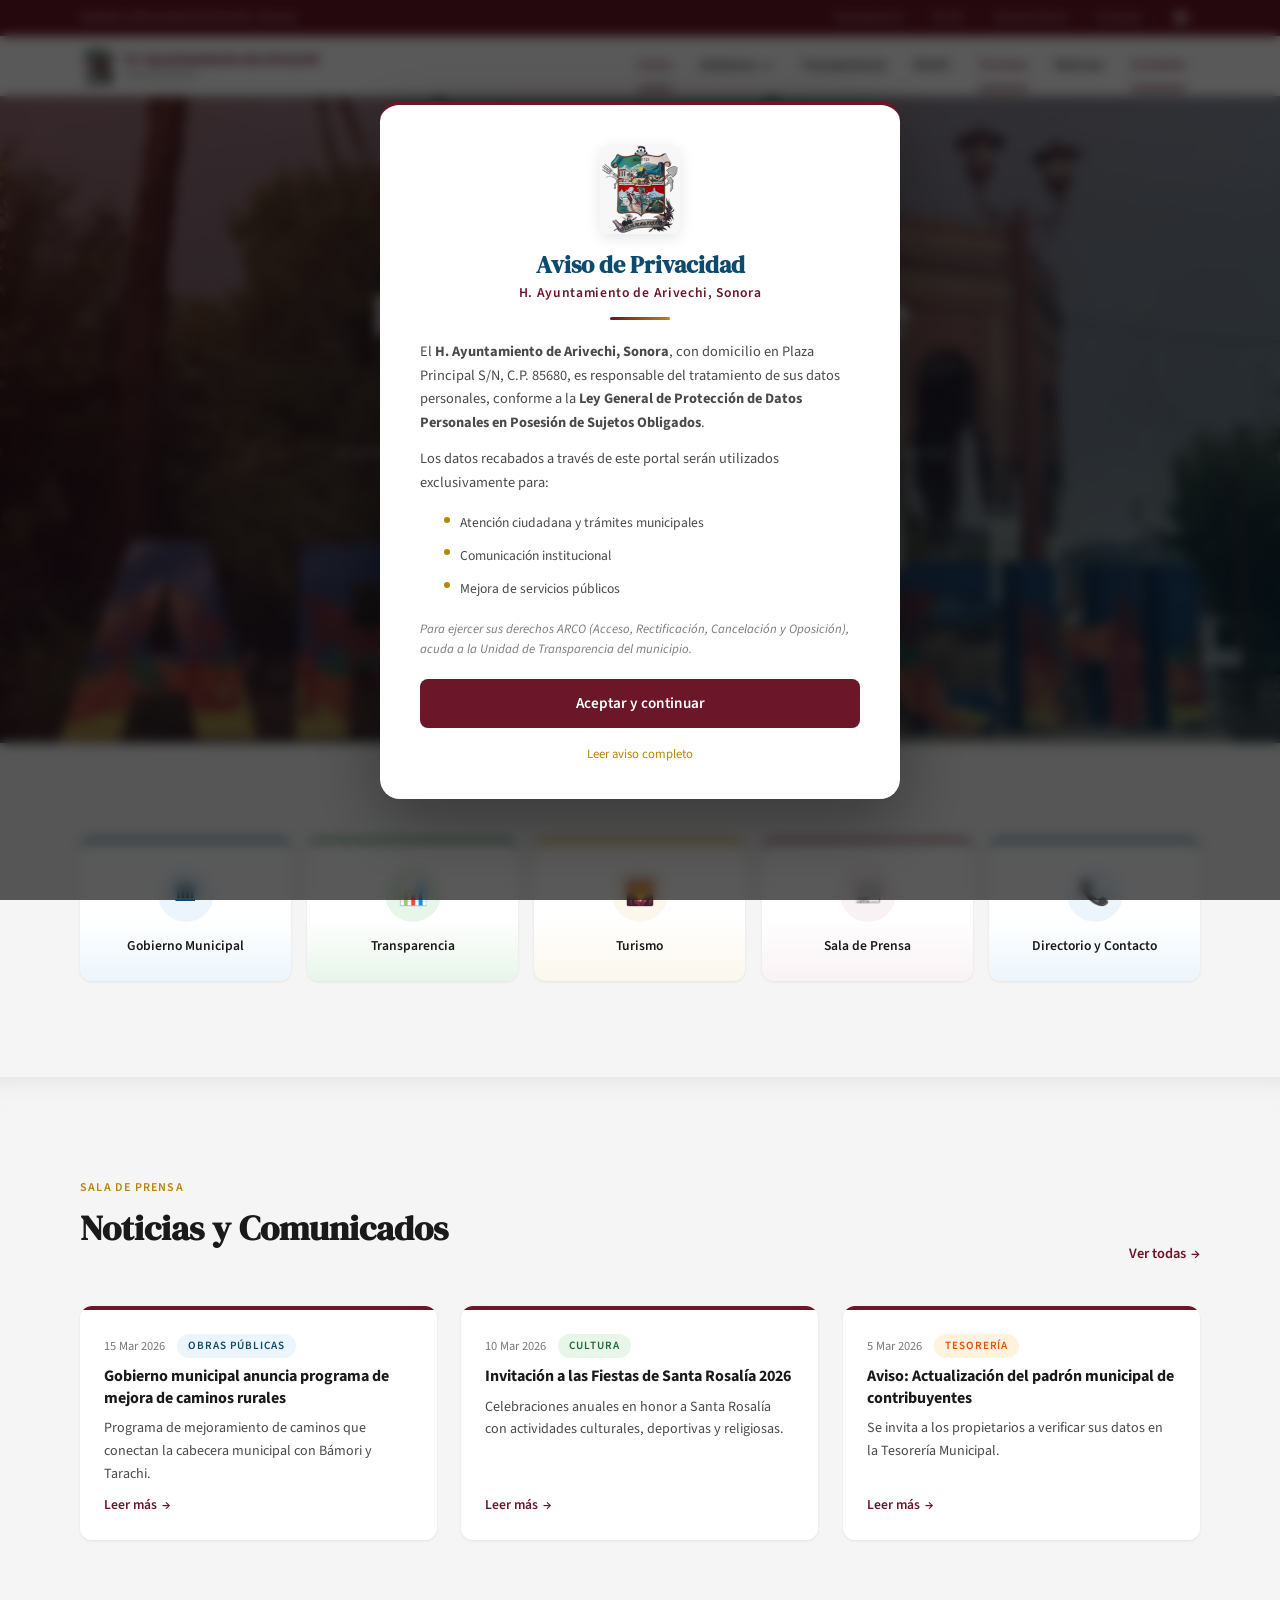
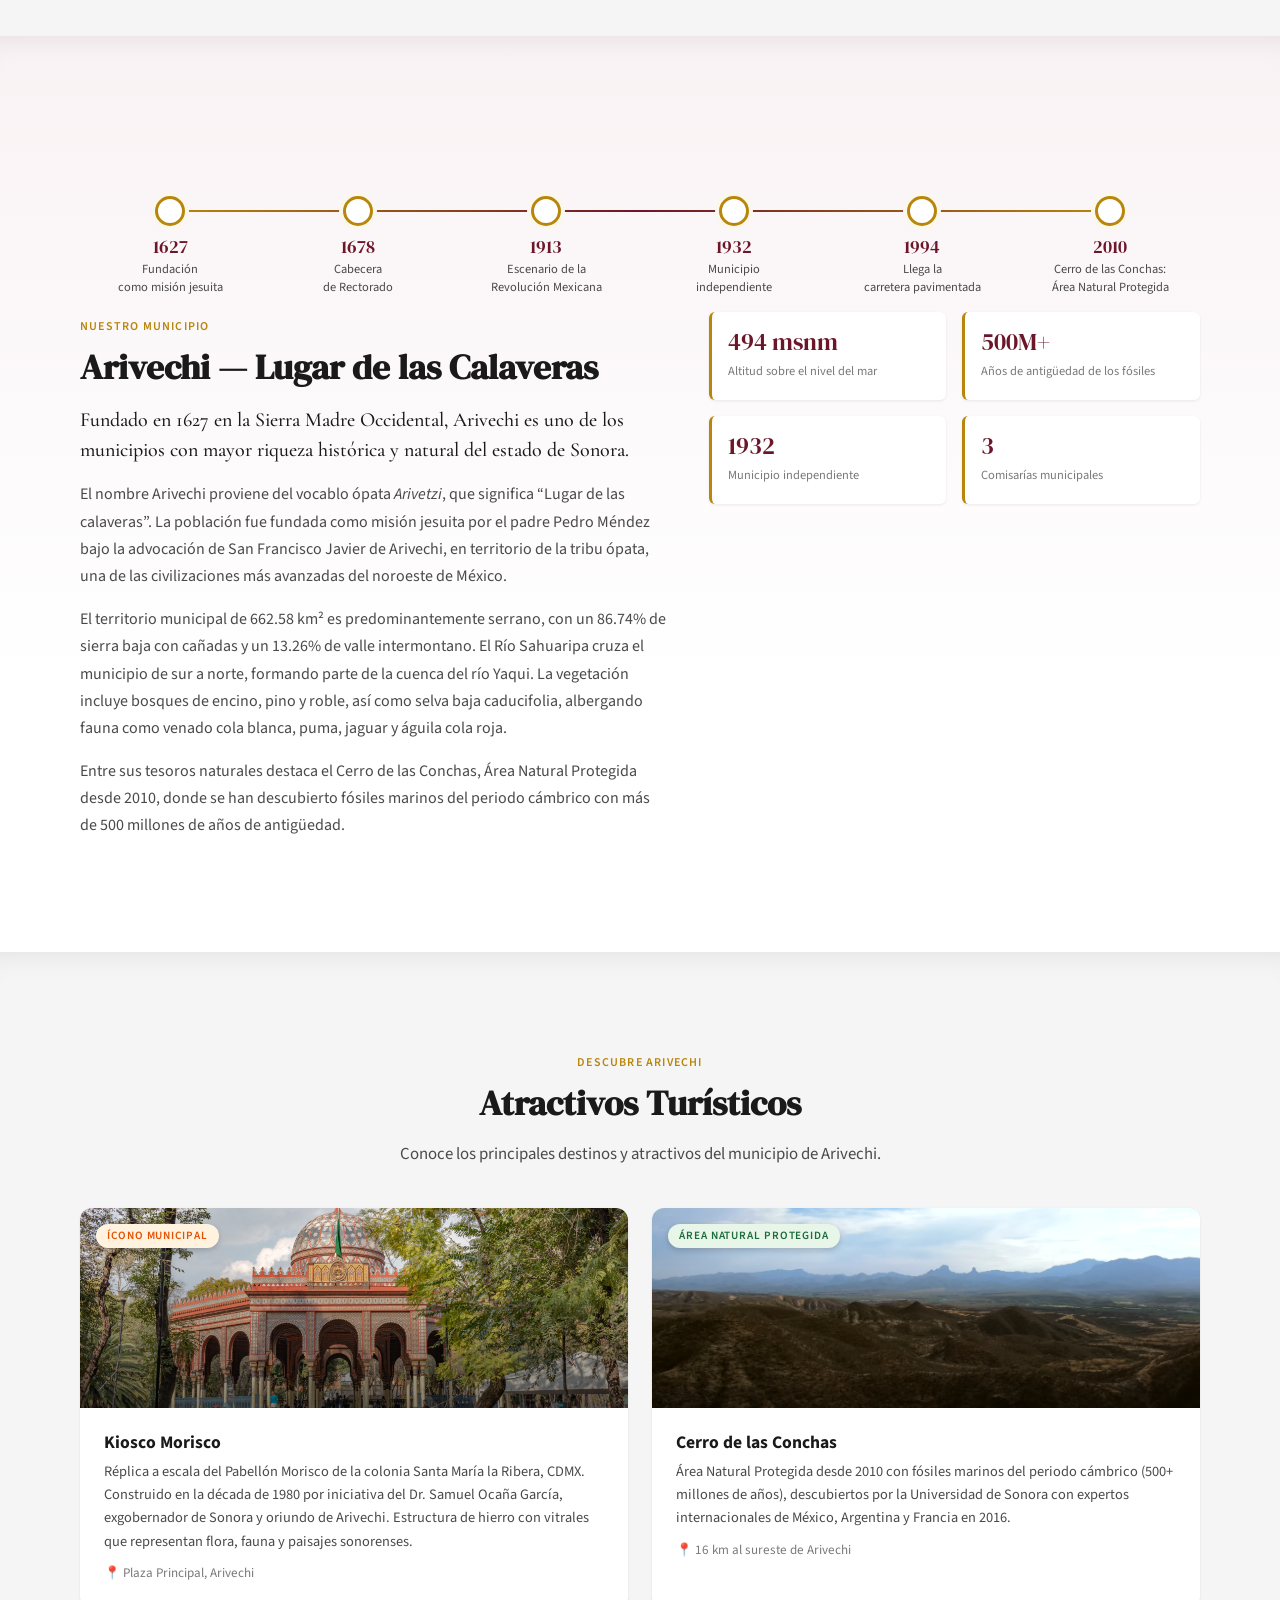
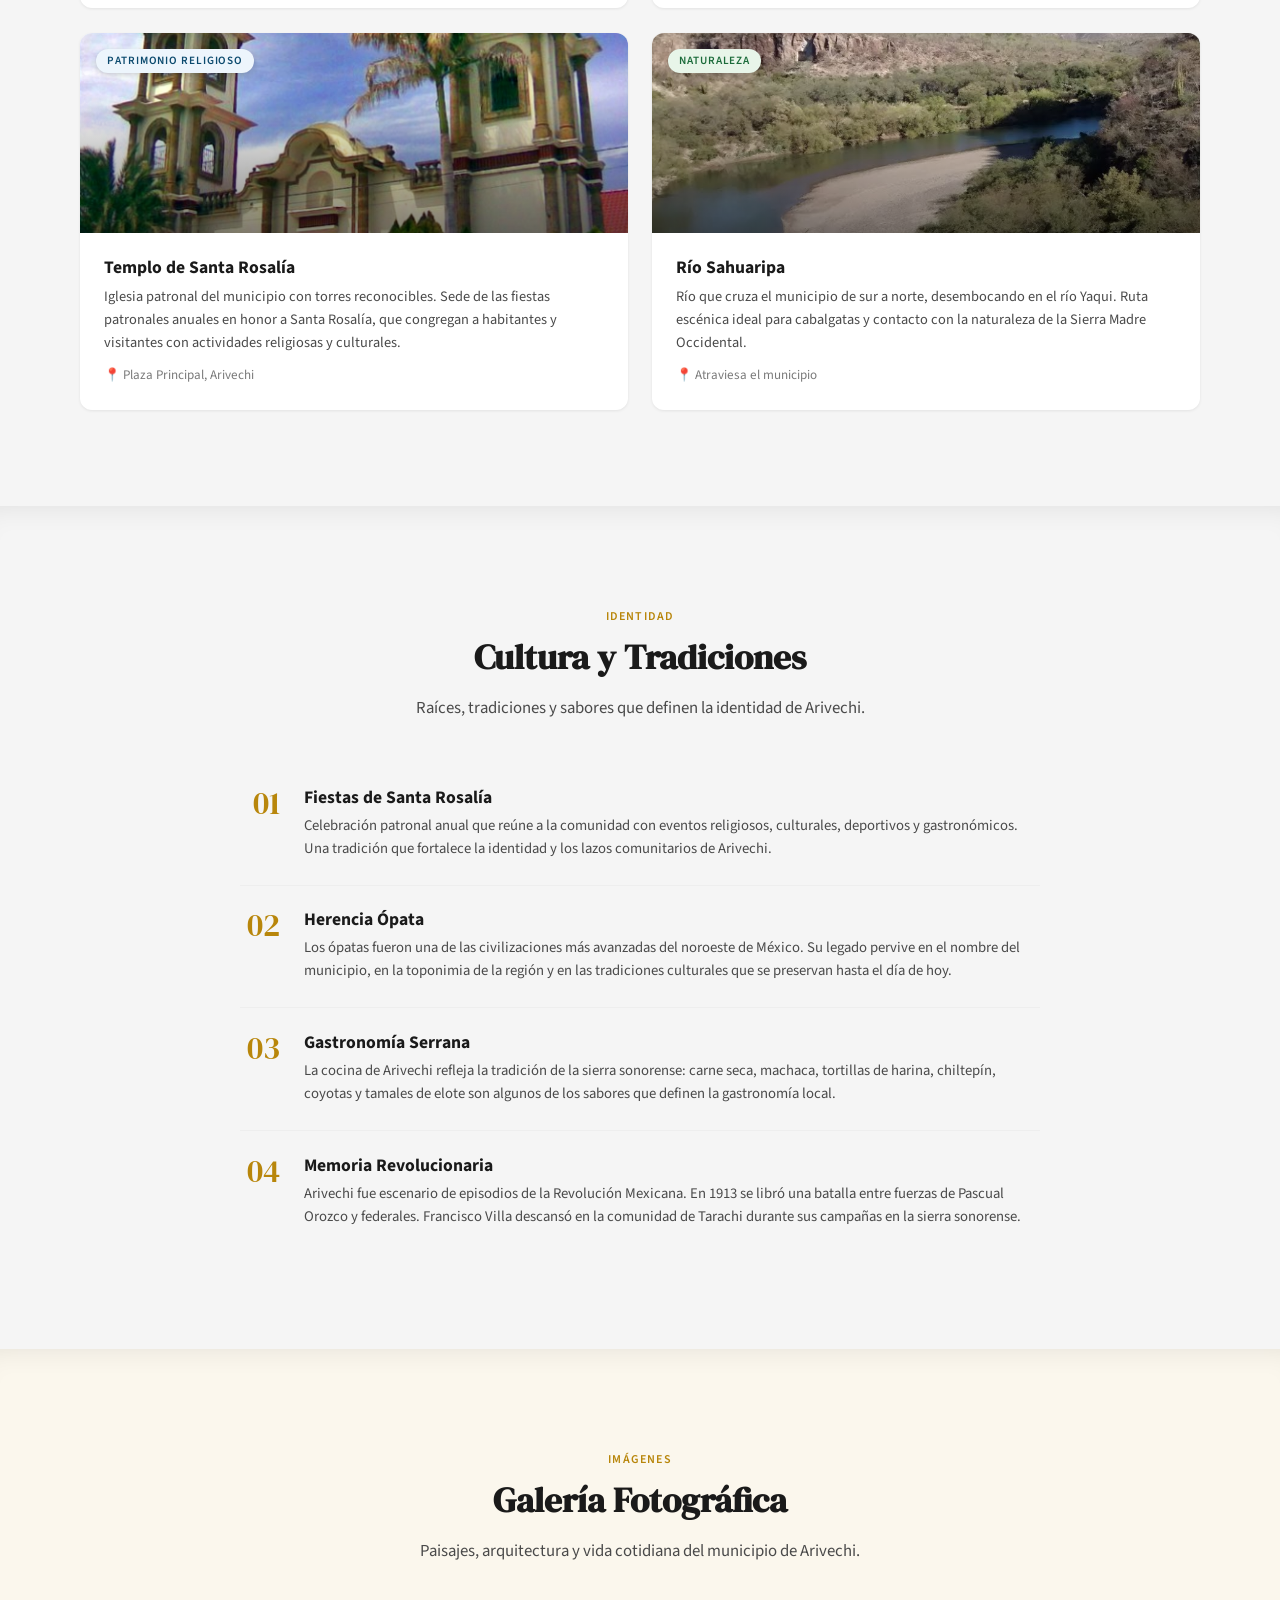
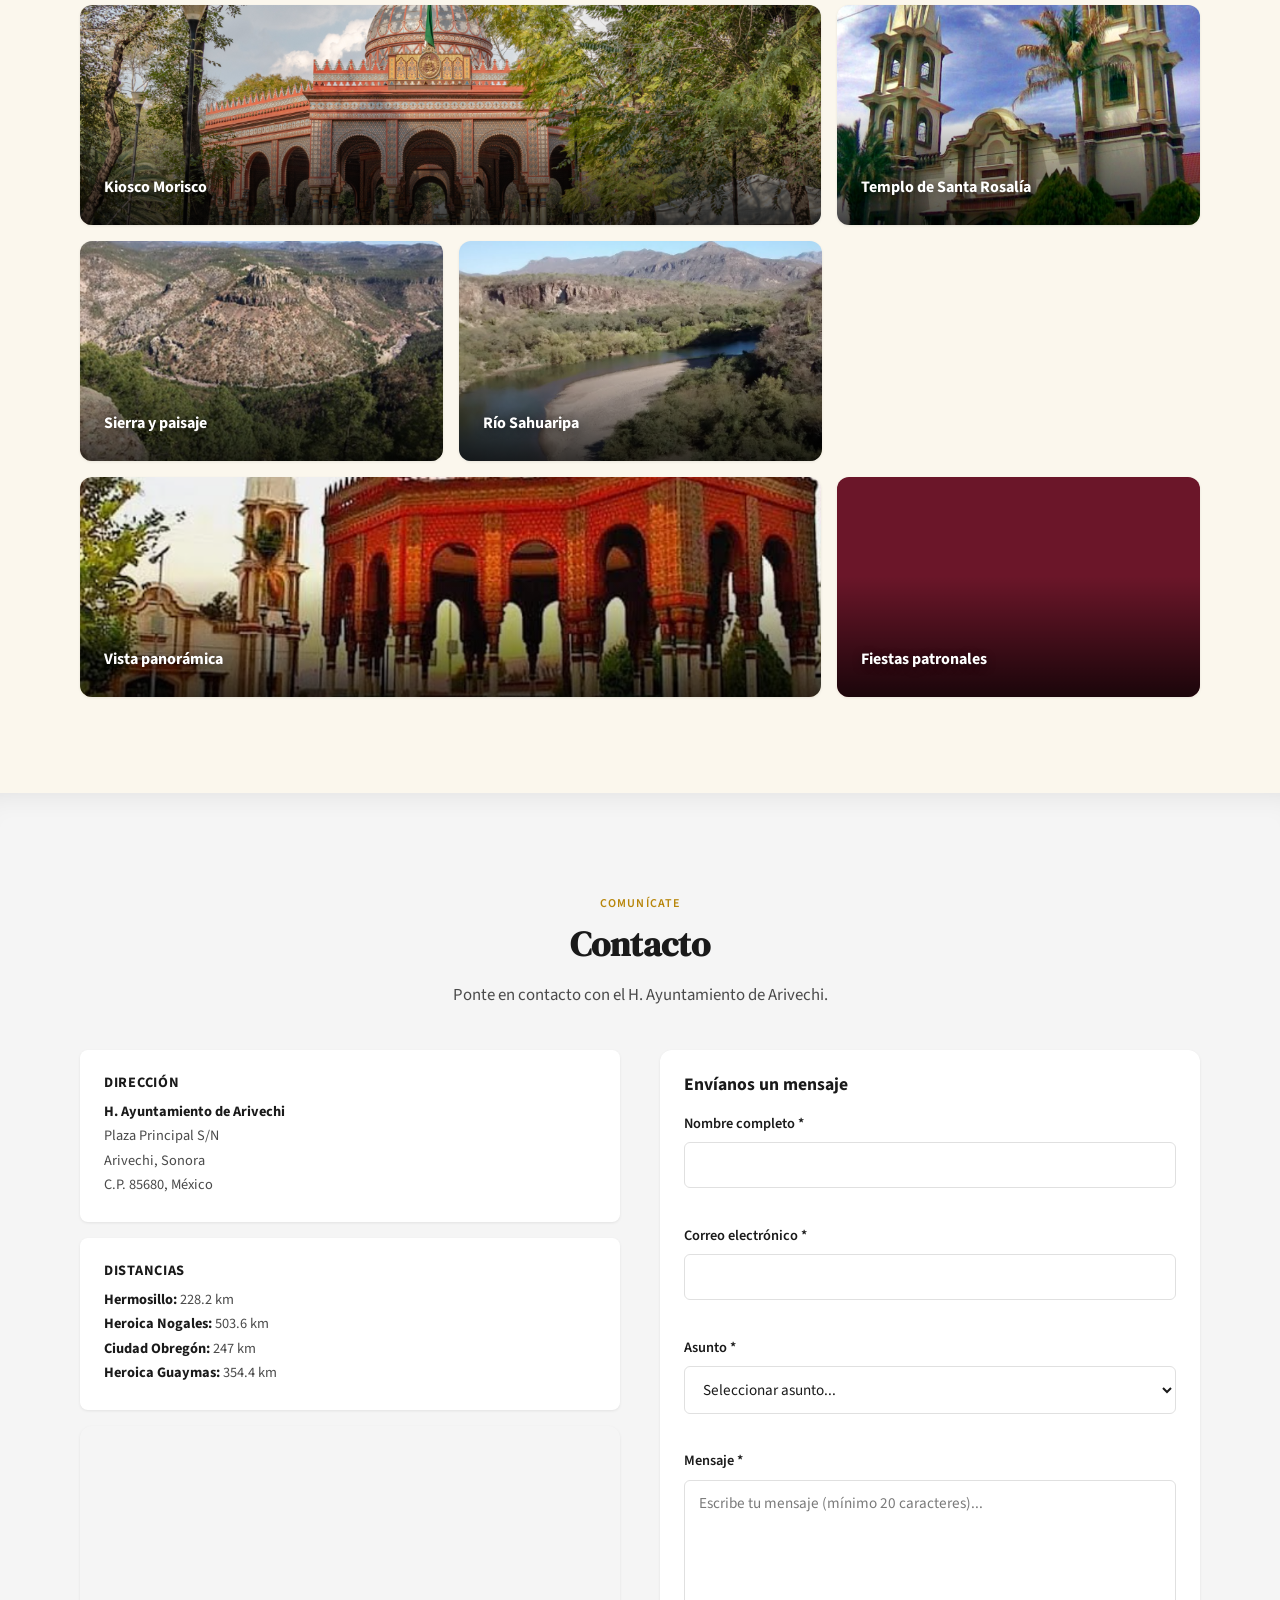
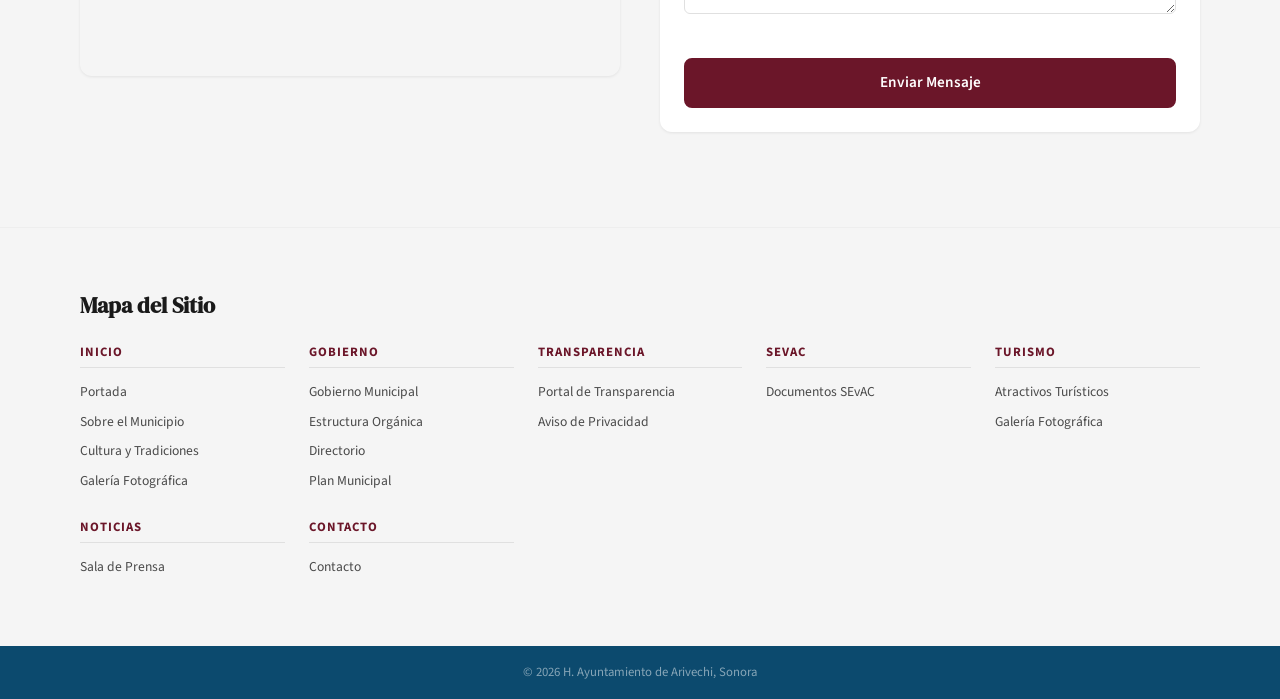
<file: index.html>
<!DOCTYPE html>
<html lang="es">
<head>
  <meta charset="UTF-8">
  <meta name="viewport" content="width=device-width, initial-scale=1.0">
  <meta name="theme-color" content="#6B1629">
  <meta name="apple-mobile-web-app-status-bar-style" content="#6B1629">
  <meta name="msapplication-navbutton-color" content="#6B1629">
  <meta name="color-scheme" content="only light">
  <meta name="supported-color-schemes" content="light only">
  <style>
    :root { color-scheme: only light !important; }
    html, body { background-color: #F5F5F5 !important; }
  </style>
  <title>H. Ayuntamiento de Arivechi | Portal Oficial del Gobierno Municipal</title>
  <meta name="description" content="Portal oficial del H. Ayuntamiento de Arivechi, Sonora. Servicios digitales, transparencia, turismo y noticias del gobierno municipal.">
  <meta name="keywords" content="Arivechi, Sonora, gobierno municipal, ayuntamiento, sierra madre, turismo, ópata">
  <meta property="og:title" content="H. Ayuntamiento de Arivechi | Portal Oficial del Gobierno Municipal">
  <meta property="og:description" content="Portal oficial del H. Ayuntamiento de Arivechi, Sonora. Servicios digitales, transparencia, turismo y noticias del gobierno municipal.">
  <meta property="og:type" content="website">
  <meta property="og:locale" content="es_MX">
  <link rel="icon" href="data:image/svg+xml,<svg xmlns='http://www.w3.org/2000/svg' viewBox='0 0 100 100'><text y='.9em' font-size='90'>🏛️</text></svg>">
  <link rel="preconnect" href="https://fonts.googleapis.com">
  <link rel="preconnect" href="https://fonts.gstatic.com" crossorigin>
  <link href="https://fonts.googleapis.com/css2?family=DM+Serif+Display:ital@0;1&family=Source+Sans+3:wght@300;400;500;600;700&family=Cormorant+Garamond:ital,wght@0,500;0,600;0,700;1,600&display=swap" rel="stylesheet">
  <link rel="stylesheet" href="css/globals.css">
  <link rel="stylesheet" href="css/nav-footer.css">
  <link rel="stylesheet" href="css/home.css">
  <script src="js/main.js" defer></script>
</head>
<body>

  <!-- Skip link -->
  <a href="#main-content" class="skip-link">Ir al contenido principal</a>

  <!-- === TOPBAR === -->
  <div class="topbar">
    <div class="container">
      <span class="topbar__left">Gobierno Municipal de Arivechi, Sonora</span>
      <nav class="topbar__right" aria-label="Enlaces rápidos">
        <a href="transparencia.html" class="topbar__link">Transparencia</a>
        <span class="topbar__sep">|</span>
        <a href="sevac.html" class="topbar__link">SEvAC</a>
        <span class="topbar__sep">|</span>
        <a href="noticias.html" class="topbar__link">Sala de Prensa</a>
        <span class="topbar__sep">|</span>
        <a href="#contacto" class="topbar__link">Contacto</a>
        <span class="topbar__sep">|</span>
        <a href="https://www.facebook.com/profile.php?id=100073040122918" target="_blank" class="topbar__link topbar__facebook" aria-label="Facebook">
          <svg width="16" height="16" viewBox="0 0 24 24" fill="currentColor"><path d="M24 12.073c0-6.627-5.373-12-12-12s-12 5.373-12 12c0 5.99 4.388 10.954 10.125 11.854v-8.385H7.078v-3.47h3.047V9.43c0-3.007 1.792-4.669 4.533-4.669 1.312 0 2.686.235 2.686.235v2.953H15.83c-1.491 0-1.956.925-1.956 1.874v2.25h3.328l-.532 3.47h-2.796v8.385C19.612 23.027 24 18.062 24 12.073z"/></svg>
        </a>
      </nav>
    </div>
  </div>

  <!-- === NAVBAR === -->
  <nav class="navbar" role="navigation" aria-label="Navegación principal">
    <div class="container">
      <a href="index.html" class="navbar__brand">
        <img src="assets/images/escudo-arivechi.png" alt="Escudo de Arivechi" class="nav__escudo">
        <span class="navbar__brand-text">H. Ayuntamiento de Arivechi<small>Sonora, México</small></span>
      </a>

      <ul class="navbar__menu">
        <li><a href="index.html" class="navbar__link">Inicio</a></li>
        <li class="navbar__dropdown">
          <a href="gobierno.html" class="navbar__link navbar__dropdown-toggle">
            Gobierno
            <svg viewBox="0 0 12 12" aria-hidden="true"><path d="M2 4l4 4 4-4"/></svg>
          </a>
          <div class="navbar__dropdown-menu">
            <a href="gobierno.html#estructura" class="navbar__dropdown-item">Estructura Orgánica</a>
            <a href="gobierno.html#directorio" class="navbar__dropdown-item">Directorio</a>
            <a href="gobierno.html#plan" class="navbar__dropdown-item">Plan Municipal</a>
          </div>
        </li>
        <li><a href="transparencia.html" class="navbar__link">Transparencia</a></li>
        <li><a href="sevac.html" class="navbar__link">SEvAC</a></li>
        <li><a href="#turismo" class="navbar__link">Turismo</a></li>
        <li><a href="noticias.html" class="navbar__link">Noticias</a></li>
        <li><a href="#contacto" class="navbar__link">Contacto</a></li>
      </ul>

      <button class="navbar__hamburger" aria-label="Abrir menú de navegación" aria-expanded="false" aria-controls="mobile-menu">
        <span class="navbar__hamburger-line"></span>
        <span class="navbar__hamburger-line"></span>
        <span class="navbar__hamburger-line"></span>
      </button>
    </div>
  </nav>
  <div class="navbar-spacer"></div>

  <!-- === MENÚ MÓVIL === -->
  <div class="mobile-menu" id="mobile-menu">
    <div class="mobile-menu__overlay"></div>
    <div class="mobile-menu__panel">
      <div class="mobile-menu__header">
        <span class="mobile-menu__brand">Menú</span>
        <button class="mobile-menu__close" aria-label="Cerrar menú">&times;</button>
      </div>
      <nav class="mobile-menu__nav" aria-label="Navegación móvil">
        <a href="index.html" class="mobile-menu__link">Inicio</a>
        <button class="mobile-menu__link mobile-menu__submenu-toggle" aria-expanded="false">
          Gobierno
          <svg viewBox="0 0 12 12" aria-hidden="true"><path d="M2 4l4 4 4-4" fill="none" stroke="currentColor" stroke-width="2"/></svg>
        </button>
        <div class="mobile-menu__submenu">
          <a href="gobierno.html#estructura" class="mobile-menu__submenu-link">Estructura Orgánica</a>
          <a href="gobierno.html#directorio" class="mobile-menu__submenu-link">Directorio</a>
          <a href="gobierno.html#plan" class="mobile-menu__submenu-link">Plan Municipal</a>
        </div>
        <a href="transparencia.html" class="mobile-menu__link">Transparencia</a>
        <a href="sevac.html" class="mobile-menu__link">SEvAC</a>
        <a href="#turismo" class="mobile-menu__link">Turismo</a>
        <a href="noticias.html" class="mobile-menu__link">Noticias</a>
        <a href="#contacto" class="mobile-menu__link">Contacto</a>
      </nav>
    </div>
  </div>

  <!-- === CONTENIDO PRINCIPAL === -->
  <main id="main-content">

    <!-- === SECCIÓN B: HERO INSTITUCIONAL === -->
    <section class="hero">
      <div class="hero__content">
        <img src="assets/images/escudo-arivechi.png" alt="Escudo de Arivechi" class="hero__escudo">
        <h1 class="hero__title">H. Ayuntamiento de Arivechi</h1>
        <p class="hero__subtitle">Al servicio de nuestra comunidad desde el corazón de la Sierra Madre Occidental</p>
        <div class="hero__cta">
          <a href="https://transparencia.sonora.gob.mx/informacion-publica/organismos/9/municipios/1098/arivechi" target="_blank" rel="noopener noreferrer" class="btn btn--outline-white btn--lg">Portal de Transparencia</a>
        </div>
        <div class="hero__stats">
          <div class="hero__stat">
            <span class="hero__stat-number">1627</span>
            <span class="hero__stat-label">Año de fundación</span>
          </div>
          <div class="hero__stat">
            <span class="hero__stat-number">662 km&sup2;</span>
            <span class="hero__stat-label">Superficie territorial</span>
          </div>
          <div class="hero__stat">
            <span class="hero__stat-number">1,177</span>
            <span class="hero__stat-label">Habitantes</span>
          </div>
        </div>
      </div>
    </section>

    <!-- === SECCIÓN C: ACCESOS DIRECTOS A SERVICIOS === -->
    <section class="section section--gob-bg">
      <div class="container">
        <div class="servicios-grid">
          <a href="gobierno.html" class="servicio-card servicio-card--blue" data-reveal>
            <div class="servicio-card__icon" aria-hidden="true">&#x1F3DB;</div>
            <span class="servicio-card__title">Gobierno Municipal</span>
          </a>
          <a href="transparencia.html" class="servicio-card servicio-card--green" data-reveal>
            <div class="servicio-card__icon" aria-hidden="true">&#x1F4CA;</div>
            <span class="servicio-card__title">Transparencia</span>
          </a>
          <a href="#turismo" class="servicio-card servicio-card--gold" data-reveal>
            <div class="servicio-card__icon" aria-hidden="true">&#x1F304;</div>
            <span class="servicio-card__title">Turismo</span>
          </a>
          <a href="noticias.html" class="servicio-card servicio-card--primary" data-reveal>
            <div class="servicio-card__icon" aria-hidden="true">&#x1F4F0;</div>
            <span class="servicio-card__title">Sala de Prensa</span>
          </a>
          <a href="#contacto" class="servicio-card servicio-card--blue" data-reveal>
            <div class="servicio-card__icon" aria-hidden="true">&#x1F4DE;</div>
            <span class="servicio-card__title">Directorio y Contacto</span>
          </a>
        </div>
      </div>
    </section>

    <!-- === SECCIÓN D: NOTICIAS Y COMUNICADOS === -->
    <section class="section">
      <div class="container">
        <div class="noticias-home__header">
          <div>
            <span class="section__tag">Sala de Prensa</span>
            <h2 class="section__title">Noticias y Comunicados</h2>
          </div>
          <a href="noticias.html" class="noticias-home__link">Ver todas <span aria-hidden="true">&rarr;</span></a>
        </div>

        <div class="noticias-home__grid">
          <!-- Noticia 1 -->
          <article class="noticia-home-card" data-reveal>
            <div class="noticia-home-card__bar"></div>
            <div class="noticia-home-card__body">
              <div class="noticia-home-card__meta">
                <span class="noticia-home-card__date">15 Mar 2026</span>
                <span class="badge badge--presencial">Obras Públicas</span>
              </div>
              <h3 class="noticia-home-card__title">Gobierno municipal anuncia programa de mejora de caminos rurales</h3>
              <p class="noticia-home-card__excerpt">
                Programa de mejoramiento de caminos que conectan la cabecera municipal con Bámori y Tarachi.
              </p>
              <a href="noticias.html" class="noticia-home-card__link">Leer más <span aria-hidden="true">&rarr;</span></a>
            </div>
          </article>

          <!-- Noticia 2 -->
          <article class="noticia-home-card" data-reveal>
            <div class="noticia-home-card__bar"></div>
            <div class="noticia-home-card__body">
              <div class="noticia-home-card__meta">
                <span class="noticia-home-card__date">10 Mar 2026</span>
                <span class="badge badge--online">Cultura</span>
              </div>
              <h3 class="noticia-home-card__title">Invitación a las Fiestas de Santa Rosalía 2026</h3>
              <p class="noticia-home-card__excerpt">
                Celebraciones anuales en honor a Santa Rosalía con actividades culturales, deportivas y religiosas.
              </p>
              <a href="noticias.html" class="noticia-home-card__link">Leer más <span aria-hidden="true">&rarr;</span></a>
            </div>
          </article>

          <!-- Noticia 3 -->
          <article class="noticia-home-card" data-reveal>
            <div class="noticia-home-card__bar"></div>
            <div class="noticia-home-card__body">
              <div class="noticia-home-card__meta">
                <span class="noticia-home-card__date">5 Mar 2026</span>
                <span class="badge badge--hybrid">Tesorería</span>
              </div>
              <h3 class="noticia-home-card__title">Aviso: Actualización del padrón municipal de contribuyentes</h3>
              <p class="noticia-home-card__excerpt">
                Se invita a los propietarios a verificar sus datos en la Tesorería Municipal.
              </p>
              <a href="noticias.html" class="noticia-home-card__link">Leer más <span aria-hidden="true">&rarr;</span></a>
            </div>
          </article>
        </div>
      </div>
    </section>

    <!-- === SECCIÓN E: SOBRE EL MUNICIPIO === -->
    <section class="section section--municipio-bg" id="municipio">
      <div class="container">

        <!-- Timeline de hitos históricos -->
        <div class="timeline" data-reveal>
          <div class="timeline__track">
            <div class="timeline__item">
              <span class="timeline__dot" aria-hidden="true"></span>
              <span class="timeline__year">1627</span>
              <span class="timeline__event">Fundación<br>como misión jesuita</span>
            </div>
            <div class="timeline__item">
              <span class="timeline__dot" aria-hidden="true"></span>
              <span class="timeline__year">1678</span>
              <span class="timeline__event">Cabecera<br>de Rectorado</span>
            </div>
            <div class="timeline__item">
              <span class="timeline__dot" aria-hidden="true"></span>
              <span class="timeline__year">1913</span>
              <span class="timeline__event">Escenario de la<br>Revolución Mexicana</span>
            </div>
            <div class="timeline__item">
              <span class="timeline__dot" aria-hidden="true"></span>
              <span class="timeline__year">1932</span>
              <span class="timeline__event">Municipio<br>independiente</span>
            </div>
            <div class="timeline__item">
              <span class="timeline__dot" aria-hidden="true"></span>
              <span class="timeline__year">1994</span>
              <span class="timeline__event">Llega la<br>carretera pavimentada</span>
            </div>
            <div class="timeline__item">
              <span class="timeline__dot" aria-hidden="true"></span>
              <span class="timeline__year">2010</span>
              <span class="timeline__event">Cerro de las Conchas:<br>Área Natural Protegida</span>
            </div>
          </div>
        </div>

        <div class="municipio__grid">
          <!-- Izquierda: contenido editorial -->
          <div data-reveal="left">
            <span class="section__tag">Nuestro Municipio</span>
            <h2 class="section__title">Arivechi &mdash; Lugar de las Calaveras</h2>
            <p class="municipio__lead">
              Fundado en 1627 en la Sierra Madre Occidental, Arivechi es uno de los municipios con mayor
              riqueza histórica y natural del estado de Sonora.
            </p>
            <div class="municipio__text">
              <p>
                El nombre Arivechi proviene del vocablo ópata <em>Arivetzi</em>, que significa &ldquo;Lugar de las calaveras&rdquo;.
                La población fue fundada como misión jesuita por el padre Pedro Méndez bajo la advocación de
                San Francisco Javier de Arivechi, en territorio de la tribu ópata, una de las civilizaciones
                más avanzadas del noroeste de México.
              </p>
              <p>
                El territorio municipal de 662.58 km&sup2; es predominantemente serrano, con un 86.74% de sierra baja
                con cañadas y un 13.26% de valle intermontano. El Río Sahuaripa cruza el municipio de sur a norte,
                formando parte de la cuenca del río Yaqui. La vegetación incluye bosques de encino, pino y roble,
                así como selva baja caducifolia, albergando fauna como venado cola blanca, puma, jaguar y águila cola roja.
              </p>
              <p>
                Entre sus tesoros naturales destaca el Cerro de las Conchas, Área Natural Protegida desde 2010,
                donde se han descubierto fósiles marinos del periodo cámbrico con más de 500 millones de años de antigüedad.
              </p>
            </div>
          </div>

          <!-- Derecha: datos -->
          <div class="municipio__datos" data-reveal="right">
            <div class="municipio__dato">
              <span class="municipio__dato-number">494 msnm</span>
              <span class="municipio__dato-label">Altitud sobre el nivel del mar</span>
            </div>
            <div class="municipio__dato">
              <span class="municipio__dato-number">500M+</span>
              <span class="municipio__dato-label">Años de antigüedad de los fósiles</span>
            </div>
            <div class="municipio__dato">
              <span class="municipio__dato-number">1932</span>
              <span class="municipio__dato-label">Municipio independiente</span>
            </div>
            <div class="municipio__dato">
              <span class="municipio__dato-number">3</span>
              <span class="municipio__dato-label">Comisarías municipales</span>
            </div>
          </div>
        </div>
      </div>
    </section>

    <!-- === SECCIÓN F: TURISMO === -->
    <section class="section" id="turismo" style="background-color: var(--gob-bg);">
      <div class="container">
        <div class="section__header section__header--center" data-reveal="fade">
          <span class="section__tag">Descubre Arivechi</span>
          <h2 class="section__title">Atractivos Turísticos</h2>
          <p class="section__subtitle">Conoce los principales destinos y atractivos del municipio de Arivechi.</p>
        </div>

        <div class="turismo-grid">
          <!-- Kiosco Morisco -->
          <article class="turismo-card" data-reveal>
            <div class="turismo-card__image turismo-card__image--1">
              <span class="turismo-card__badge badge badge--hybrid">Ícono Municipal</span>
            </div>
            <div class="turismo-card__body">
              <h3 class="turismo-card__title">Kiosco Morisco</h3>
              <p class="turismo-card__desc">
                Réplica a escala del Pabellón Morisco de la colonia Santa María la Ribera, CDMX.
                Construido en la década de 1980 por iniciativa del Dr. Samuel Ocaña García, exgobernador de Sonora
                y oriundo de Arivechi. Estructura de hierro con vitrales que representan flora, fauna y paisajes sonorenses.
              </p>
              <span class="turismo-card__location">&#x1F4CD; Plaza Principal, Arivechi</span>
            </div>
          </article>

          <!-- Cerro de las Conchas -->
          <article class="turismo-card" data-reveal>
            <div class="turismo-card__image turismo-card__image--2">
              <span class="turismo-card__badge badge badge--online">Área Natural Protegida</span>
            </div>
            <div class="turismo-card__body">
              <h3 class="turismo-card__title">Cerro de las Conchas</h3>
              <p class="turismo-card__desc">
                Área Natural Protegida desde 2010 con fósiles marinos del periodo cámbrico (500+ millones de años),
                descubiertos por la Universidad de Sonora con expertos internacionales de México, Argentina y Francia en 2016.
              </p>
              <span class="turismo-card__location">&#x1F4CD; 16 km al sureste de Arivechi</span>
            </div>
          </article>

          <!-- Templo de Santa Rosalía -->
          <article class="turismo-card" data-reveal>
            <div class="turismo-card__image turismo-card__image--3">
              <span class="turismo-card__badge badge badge--presencial">Patrimonio Religioso</span>
            </div>
            <div class="turismo-card__body">
              <h3 class="turismo-card__title">Templo de Santa Rosalía</h3>
              <p class="turismo-card__desc">
                Iglesia patronal del municipio con torres reconocibles. Sede de las fiestas patronales anuales en honor
                a Santa Rosalía, que congregan a habitantes y visitantes con actividades religiosas y culturales.
              </p>
              <span class="turismo-card__location">&#x1F4CD; Plaza Principal, Arivechi</span>
            </div>
          </article>

          <!-- Río Sahuaripa -->
          <article class="turismo-card" data-reveal>
            <div class="turismo-card__image turismo-card__image--4">
              <span class="turismo-card__badge badge badge--online">Naturaleza</span>
            </div>
            <div class="turismo-card__body">
              <h3 class="turismo-card__title">Río Sahuaripa</h3>
              <p class="turismo-card__desc">
                Río que cruza el municipio de sur a norte, desembocando en el río Yaqui. Ruta escénica ideal
                para cabalgatas y contacto con la naturaleza de la Sierra Madre Occidental.
              </p>
              <span class="turismo-card__location">&#x1F4CD; Atraviesa el municipio</span>
            </div>
          </article>
        </div>
      </div>
    </section>

    <!-- === SECCIÓN G: CULTURA === -->
    <section class="section" id="cultura">
      <div class="container">
        <div class="section__header section__header--center" data-reveal="fade">
          <span class="section__tag">Identidad</span>
          <h2 class="section__title">Cultura y Tradiciones</h2>
          <p class="section__subtitle">Raíces, tradiciones y sabores que definen la identidad de Arivechi.</p>
        </div>

        <div class="cultura-list">
          <div class="cultura-item" data-reveal>
            <span class="cultura-item__number" aria-hidden="true">01</span>
            <div class="cultura-item__content">
              <h3 class="cultura-item__title">Fiestas de Santa Rosalía</h3>
              <p class="cultura-item__text">
                Celebración patronal anual que reúne a la comunidad con eventos religiosos, culturales, deportivos
                y gastronómicos. Una tradición que fortalece la identidad y los lazos comunitarios de Arivechi.
              </p>
            </div>
          </div>

          <div class="cultura-item" data-reveal>
            <span class="cultura-item__number" aria-hidden="true">02</span>
            <div class="cultura-item__content">
              <h3 class="cultura-item__title">Herencia Ópata</h3>
              <p class="cultura-item__text">
                Los ópatas fueron una de las civilizaciones más avanzadas del noroeste de México. Su legado
                pervive en el nombre del municipio, en la toponimia de la región y en las tradiciones culturales
                que se preservan hasta el día de hoy.
              </p>
            </div>
          </div>

          <div class="cultura-item" data-reveal>
            <span class="cultura-item__number" aria-hidden="true">03</span>
            <div class="cultura-item__content">
              <h3 class="cultura-item__title">Gastronomía Serrana</h3>
              <p class="cultura-item__text">
                La cocina de Arivechi refleja la tradición de la sierra sonorense: carne seca, machaca, tortillas de harina,
                chiltepín, coyotas y tamales de elote son algunos de los sabores que definen la gastronomía local.
              </p>
            </div>
          </div>

          <div class="cultura-item" data-reveal>
            <span class="cultura-item__number" aria-hidden="true">04</span>
            <div class="cultura-item__content">
              <h3 class="cultura-item__title">Memoria Revolucionaria</h3>
              <p class="cultura-item__text">
                Arivechi fue escenario de episodios de la Revolución Mexicana. En 1913 se libró una batalla entre
                fuerzas de Pascual Orozco y federales. Francisco Villa descansó en la comunidad de Tarachi durante
                sus campañas en la sierra sonorense.
              </p>
            </div>
          </div>
        </div>
      </div>
    </section>

    <!-- === SECCIÓN H: GALERÍA === -->
    <section class="section section--gold-bg" id="galeria">
      <div class="container">
        <div class="section__header section__header--center" data-reveal="fade">
          <span class="section__tag">Imágenes</span>
          <h2 class="section__title">Galería Fotográfica</h2>
          <p class="section__subtitle">Paisajes, arquitectura y vida cotidiana del municipio de Arivechi.</p>
        </div>

        <div class="galeria-grid">
          <button type="button" class="galeria-item galeria-item--wide galeria-item--1" data-reveal data-lightbox-src="assets/images/kiosko-morisco.png" data-lightbox-caption="Kiosco Morisco">
            <span class="galeria-item__title">Kiosco Morisco</span>
          </button>
          <button type="button" class="galeria-item galeria-item--2" data-reveal data-lightbox-src="assets/images/templo-santa-rosalia.png" data-lightbox-caption="Templo de Santa Rosalía">
            <span class="galeria-item__title">Templo de Santa Rosalía</span>
          </button>
          <button type="button" class="galeria-item galeria-item--3" data-reveal data-lightbox-src="assets/images/sierra-paisaje.png" data-lightbox-caption="Sierra y paisaje">
            <span class="galeria-item__title">Sierra y paisaje</span>
          </button>
          <button type="button" class="galeria-item galeria-item--4" data-reveal data-lightbox-src="assets/images/rio-sahuaripa.png" data-lightbox-caption="Río Sahuaripa">
            <span class="galeria-item__title">Río Sahuaripa</span>
          </button>
          <button type="button" class="galeria-item galeria-item--wide galeria-item--5" data-reveal data-lightbox-src="assets/images/vista-panoramica.png" data-lightbox-caption="Vista panorámica">
            <span class="galeria-item__title">Vista panorámica</span>
          </button>
          <button type="button" class="galeria-item galeria-item--6" data-reveal data-lightbox-src="https://images.unsplash.com/photo-1533174072545-7a4b6ad7a6c3?w=1800&q=85&auto=format&fit=crop" data-lightbox-caption="Fiestas patronales">
            <span class="galeria-item__title">Fiestas patronales</span>
          </button>
        </div>
      </div>
    </section>

    <!-- === SECCIÓN I: CONTACTO === -->
    <section class="section section--gob-bg" id="contacto">
      <div class="container">
        <div class="section__header section__header--center" data-reveal="fade">
          <span class="section__tag">Comunícate</span>
          <h2 class="section__title">Contacto</h2>
          <p class="section__subtitle">Ponte en contacto con el H. Ayuntamiento de Arivechi.</p>
        </div>

        <div class="contacto-grid">
          <!-- Izquierda: información y mapa -->
          <div class="contacto-info" data-reveal="left">
            <div class="contacto-card">
              <h3 class="contacto-card__title">Dirección</h3>
              <p class="contacto-card__text">
                <strong>H. Ayuntamiento de Arivechi</strong><br>
                Plaza Principal S/N<br>
                Arivechi, Sonora<br>
                C.P. 85680, México
              </p>
            </div>

            <div class="contacto-card">
              <h3 class="contacto-card__title">Distancias</h3>
              <p class="contacto-card__text">
                <strong>Hermosillo:</strong> 228.2 km<br>
                <strong>Heroica Nogales:</strong> 503.6 km<br>
                <strong>Ciudad Obregón:</strong> 247 km<br>
                <strong>Heroica Guaymas:</strong> 354.4 km
              </p>
            </div>

            <div class="contacto-map">
              <iframe
                src="https://www.google.com/maps/embed?pb=!1m18!1m12!1m3!1d14000!2d-109.1871!3d28.9286!2m3!1f0!2f0!3f0!3m2!1i1024!2i768!4f13.1!3m3!1m2!1s0x86ce3c7e6f5b3d4b%3A0x1!2sArivechi%2C+Sonora!5e0!3m2!1ses!2smx!4v1"
                width="100%"
                height="250"
                style="border:0;"
                allowfullscreen=""
                loading="lazy"
                referrerpolicy="no-referrer-when-downgrade"
                title="Ubicación de Arivechi, Sonora en Google Maps">
              </iframe>
            </div>
          </div>

          <!-- Derecha: formulario -->
          <div data-reveal="right">
            <div class="contacto-form">
              <h3 class="contacto-form__title">Envíanos un mensaje</h3>

              <form id="contact-form" action="https://api.web3forms.com/submit" method="POST" novalidate>
                <input type="hidden" name="access_key" value="9ee5082d-184c-433f-9faf-ff601b9a945b">
                <input type="hidden" name="subject" value="Nuevo mensaje del Portal de Arivechi">
                <input type="hidden" name="from_name" value="Portal de Arivechi">
                <div class="form-group">
                  <label for="contact-nombre" class="form-label">Nombre completo *</label>
                  <input type="text" id="contact-nombre" name="nombre" class="form-input" required autocomplete="name">
                  <span class="form-error" aria-live="polite"></span>
                </div>

                <div class="form-group">
                  <label for="contact-email" class="form-label">Correo electrónico *</label>
                  <input type="email" id="contact-email" name="email" class="form-input" required autocomplete="email">
                  <span class="form-error" aria-live="polite"></span>
                </div>

                <div class="form-group">
                  <label for="contact-asunto" class="form-label">Asunto *</label>
                  <select id="contact-asunto" name="asunto" class="form-select" required>
                    <option value="">Seleccionar asunto...</option>
                    <option value="informacion">Información general</option>
                    <option value="turismo">Turismo</option>
                    <option value="quejas">Quejas y sugerencias</option>
                    <option value="otro">Otro</option>
                  </select>
                  <span class="form-error" aria-live="polite"></span>
                </div>

                <div class="form-group">
                  <label for="contact-mensaje" class="form-label">Mensaje *</label>
                  <textarea id="contact-mensaje" name="mensaje" class="form-textarea" required rows="5" minlength="20"
                    placeholder="Escribe tu mensaje (mínimo 20 caracteres)..."></textarea>
                  <span class="form-error" aria-live="polite"></span>
                </div>

                <button type="submit" class="btn btn--primary" style="width: 100%;">Enviar Mensaje</button>
              </form>

              <div class="contact-feedback" id="contact-feedback" role="status" aria-live="polite" hidden></div>
            </div>

            <!-- Éxito (oculto por defecto) -->
            <div class="contact-success" id="contact-success" hidden>
              <div class="contact-success__icon" aria-hidden="true">&#x2705;</div>
              <h3 class="contact-success__title">¡Mensaje enviado!</h3>
              <p class="contact-success__text">
                Gracias por comunicarte con el H. Ayuntamiento de Arivechi.
                Tu mensaje ha sido recibido y será atendido a la brevedad.
              </p>
            </div>
          </div>
        </div>
      </div>
    </section>

  </main>

  <!-- === MAPA DEL SITIO === -->
  <section class="sitemap" id="mapa-sitio" aria-labelledby="sitemap-title">
    <div class="container">
      <h2 class="sitemap__title" id="sitemap-title">Mapa del Sitio</h2>
      <div class="sitemap__grid">
        <div class="sitemap__col">
          <h3 class="sitemap__col-title">Inicio</h3>
          <a href="index.html" class="sitemap__link">Portada</a>
          <a href="index.html#municipio" class="sitemap__link">Sobre el Municipio</a>
          <a href="index.html#cultura" class="sitemap__link">Cultura y Tradiciones</a>
          <a href="index.html#galeria" class="sitemap__link">Galería Fotográfica</a>
        </div>
        <div class="sitemap__col">
          <h3 class="sitemap__col-title">Gobierno</h3>
          <a href="gobierno.html" class="sitemap__link">Gobierno Municipal</a>
          <a href="gobierno.html#estructura" class="sitemap__link">Estructura Orgánica</a>
          <a href="gobierno.html#directorio" class="sitemap__link">Directorio</a>
          <a href="gobierno.html#plan" class="sitemap__link">Plan Municipal</a>
        </div>
<div class="sitemap__col">
          <h3 class="sitemap__col-title">Transparencia</h3>
          <a href="transparencia.html" class="sitemap__link">Portal de Transparencia</a>
          <a href="transparencia.html#aviso-privacidad" class="sitemap__link">Aviso de Privacidad</a>
        </div>
        <div class="sitemap__col">
          <h3 class="sitemap__col-title">SEvAC</h3>
          <a href="sevac.html" class="sitemap__link">Documentos SEvAC</a>
        </div>
        <div class="sitemap__col">
          <h3 class="sitemap__col-title">Turismo</h3>
          <a href="index.html#turismo" class="sitemap__link">Atractivos Turísticos</a>
          <a href="index.html#galeria" class="sitemap__link">Galería Fotográfica</a>
        </div>
        <div class="sitemap__col">
          <h3 class="sitemap__col-title">Noticias</h3>
          <a href="noticias.html" class="sitemap__link">Sala de Prensa</a>
        </div>
        <div class="sitemap__col">
          <h3 class="sitemap__col-title">Contacto</h3>
          <a href="index.html#contacto" class="sitemap__link">Contacto</a>
        </div>
      </div>
    </div>
  </section>

  <!-- === FOOTER === -->
  <footer style="background:#0C4A6E; text-align:center; padding:1rem; font-size:0.8rem; color:rgba(255,255,255,0.5);">
    &copy; 2026 H. Ayuntamiento de Arivechi, Sonora
  </footer>

  <!-- === AVISO DE PRIVACIDAD === -->
  <div id="privacyOverlay" class="privacy-overlay">
    <div class="privacy-popup">
      <img src="assets/images/escudo-arivechi.png" alt="Escudo de Arivechi" class="privacy-popup__escudo">
      <h3 class="privacy-popup__title">Aviso de Privacidad</h3>
      <h4 class="privacy-popup__subtitle">H. Ayuntamiento de Arivechi, Sonora</h4>
      <div class="privacy-popup__divider"></div>
      <p class="privacy-popup__text">
        El <strong>H. Ayuntamiento de Arivechi, Sonora</strong>, con domicilio en Plaza Principal S/N,
        C.P. 85680, es responsable del tratamiento de sus datos personales, conforme a la
        <strong>Ley General de Protección de Datos Personales en Posesión de Sujetos Obligados</strong>.
      </p>
      <p class="privacy-popup__text">
        Los datos recabados a través de este portal serán utilizados exclusivamente para:
      </p>
      <ul class="privacy-popup__list">
        <li>Atención ciudadana y trámites municipales</li>
        <li>Comunicación institucional</li>
        <li>Mejora de servicios públicos</li>
      </ul>
      <p class="privacy-popup__arco">
        Para ejercer sus derechos ARCO (Acceso, Rectificación, Cancelación y Oposición),
        acuda a la Unidad de Transparencia del municipio.
      </p>
      <button id="acceptPrivacy" class="privacy-popup__btn">Aceptar y continuar</button>
      <a href="transparencia.html#aviso-privacidad" class="privacy-popup__link">Leer aviso completo</a>
    </div>
  </div>

</body>
</html>
</file>
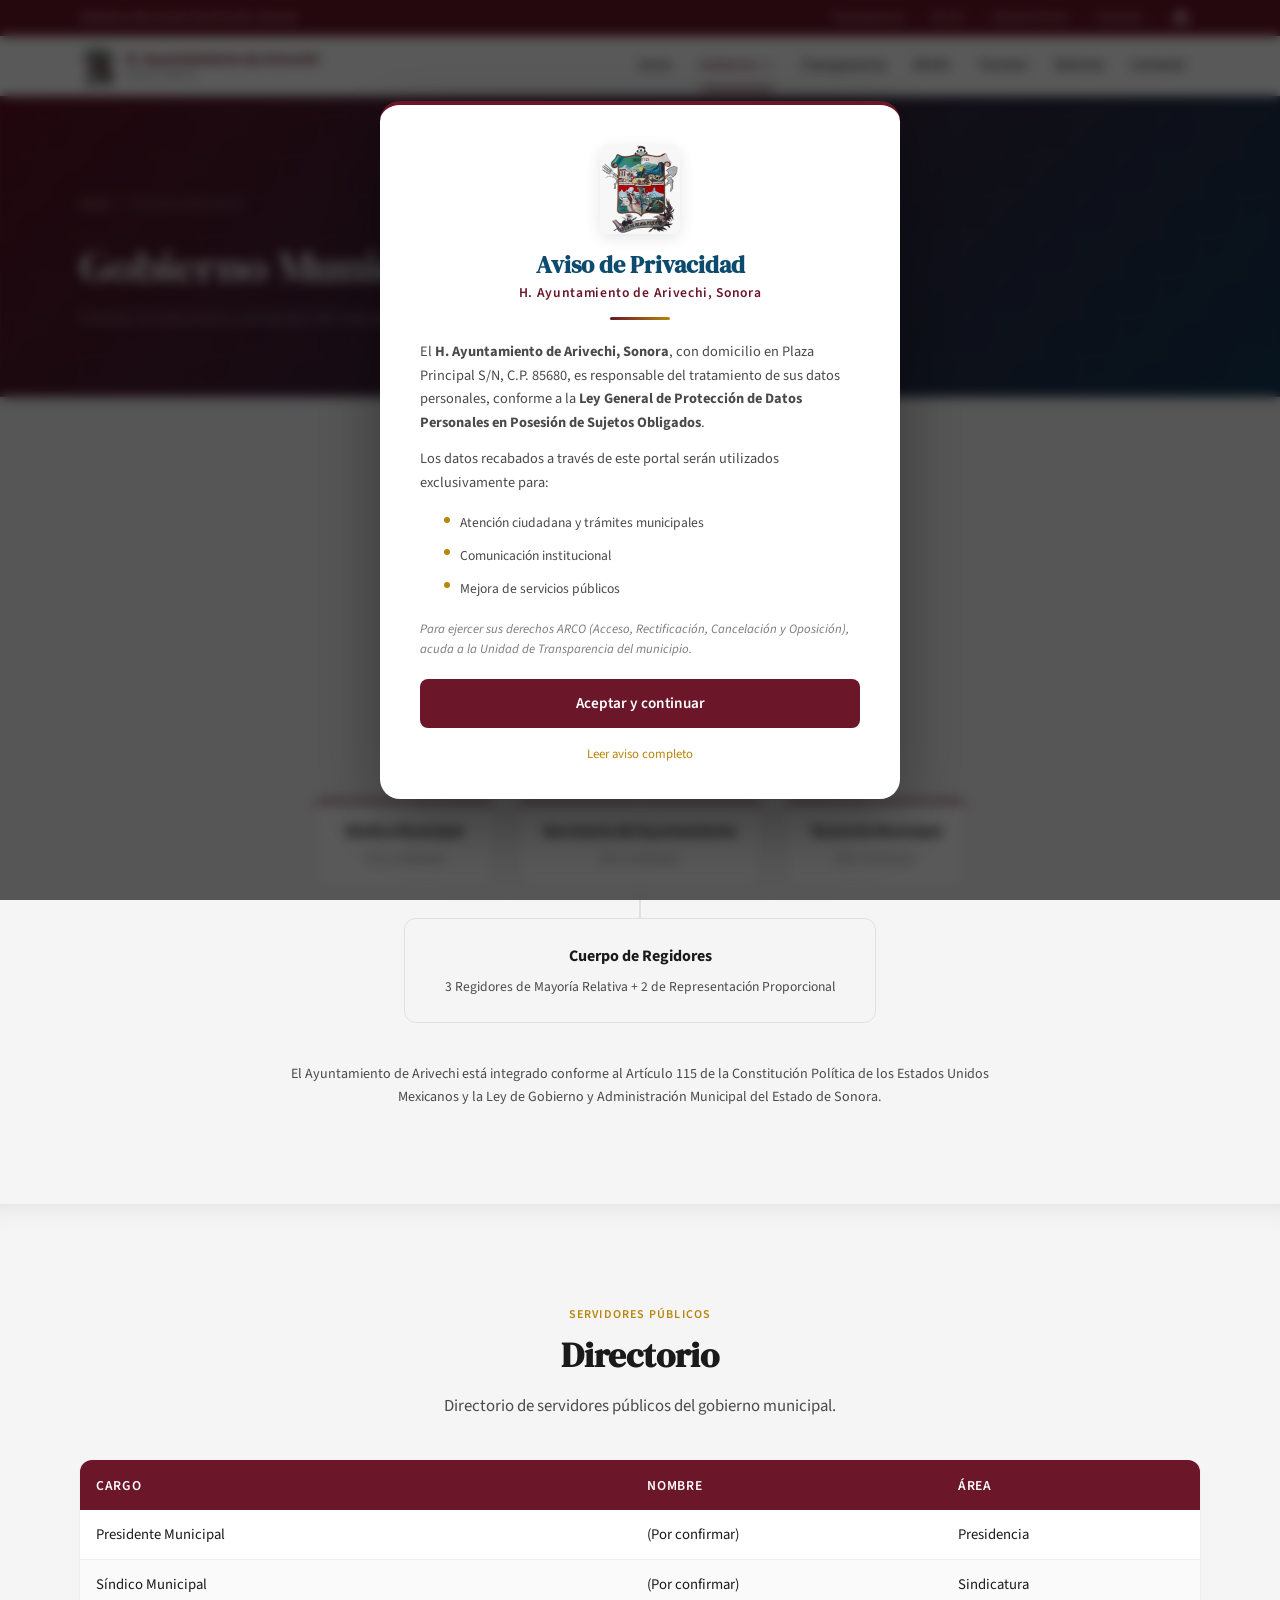
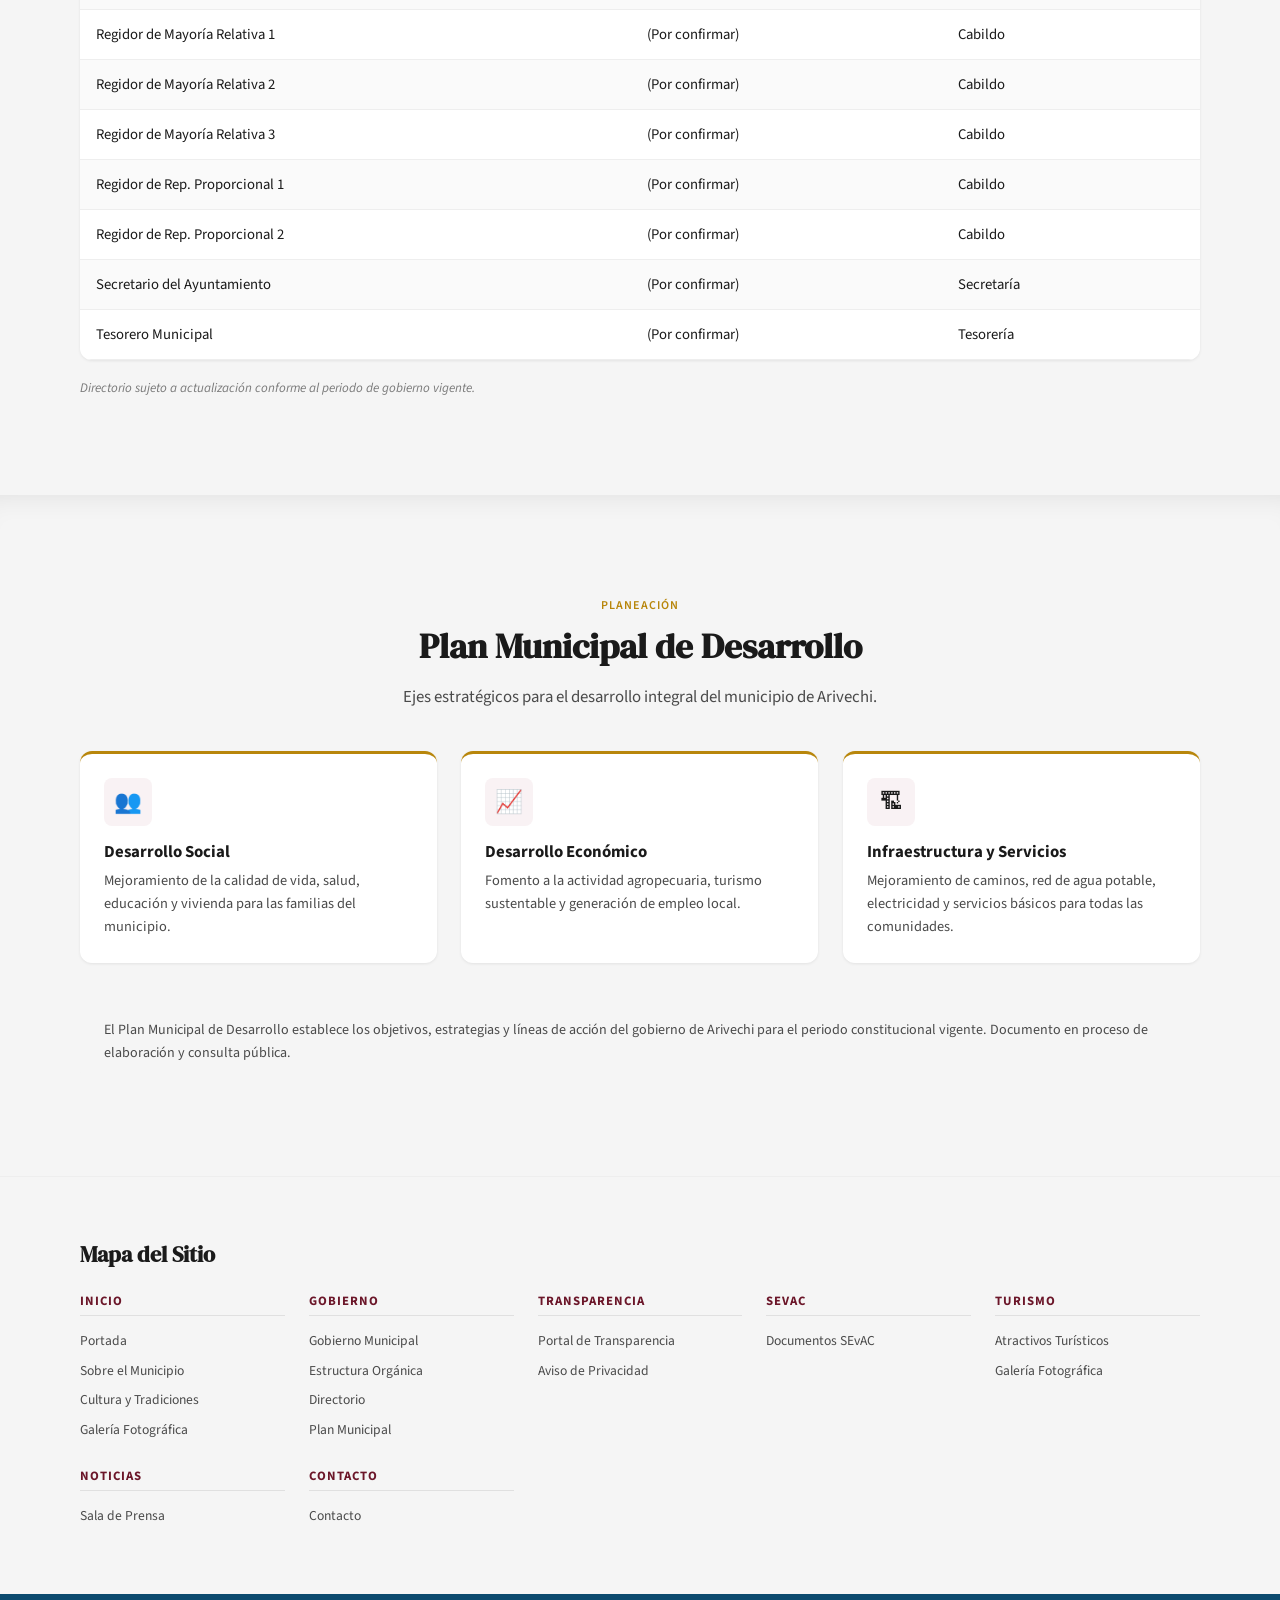
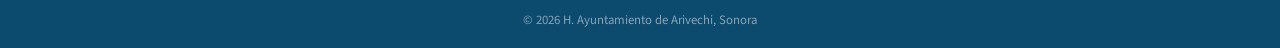
<file: gobierno.html>
<!DOCTYPE html>
<html lang="es">
<head>
  <meta charset="UTF-8">
  <meta name="viewport" content="width=device-width, initial-scale=1.0">
  <meta name="theme-color" content="#6B1629">
  <meta name="apple-mobile-web-app-status-bar-style" content="#6B1629">
  <meta name="msapplication-navbutton-color" content="#6B1629">
  <meta name="color-scheme" content="only light">
  <meta name="supported-color-schemes" content="light only">
  <style>
    :root { color-scheme: only light !important; }
    html, body { background-color: #F5F5F5 !important; }
  </style>
  <title>Gobierno Municipal | H. Ayuntamiento de Arivechi</title>
  <meta name="description" content="Estructura orgánica, directorio de servidores públicos y plan municipal de desarrollo del gobierno de Arivechi, Sonora.">
  <meta name="keywords" content="gobierno municipal, organigrama, directorio, plan desarrollo, Arivechi, Sonora">
  <meta property="og:title" content="Gobierno Municipal | H. Ayuntamiento de Arivechi">
  <meta property="og:description" content="Estructura orgánica, directorio de servidores públicos y plan municipal de desarrollo del gobierno de Arivechi, Sonora.">
  <meta property="og:type" content="website">
  <meta property="og:locale" content="es_MX">
  <link rel="icon" href="data:image/svg+xml,<svg xmlns='http://www.w3.org/2000/svg' viewBox='0 0 100 100'><text y='.9em' font-size='90'>🏛️</text></svg>">
  <link rel="preconnect" href="https://fonts.googleapis.com">
  <link rel="preconnect" href="https://fonts.gstatic.com" crossorigin>
  <link href="https://fonts.googleapis.com/css2?family=DM+Serif+Display:ital@0;1&family=Source+Sans+3:wght@300;400;500;600;700&family=Cormorant+Garamond:ital,wght@0,500;0,600;0,700;1,600&display=swap" rel="stylesheet">
  <link rel="stylesheet" href="css/globals.css">
  <link rel="stylesheet" href="css/nav-footer.css">
  <link rel="stylesheet" href="css/gobierno.css">
  <script src="js/main.js" defer></script>
</head>
<body>

  <!-- Skip link -->
  <a href="#main-content" class="skip-link">Ir al contenido principal</a>

  <!-- === TOPBAR === -->
  <div class="topbar">
    <div class="container">
      <span class="topbar__left">Gobierno Municipal de Arivechi, Sonora</span>
      <nav class="topbar__right" aria-label="Enlaces rápidos">
        <a href="transparencia.html" class="topbar__link">Transparencia</a>
        <span class="topbar__sep">|</span>
        <a href="sevac.html" class="topbar__link">SEvAC</a>
        <span class="topbar__sep">|</span>
        <a href="noticias.html" class="topbar__link">Sala de Prensa</a>
        <span class="topbar__sep">|</span>
        <a href="index.html#contacto" class="topbar__link">Contacto</a>
        <span class="topbar__sep">|</span>
        <a href="https://www.facebook.com/profile.php?id=100073040122918" target="_blank" class="topbar__link topbar__facebook" aria-label="Facebook">
          <svg width="16" height="16" viewBox="0 0 24 24" fill="currentColor"><path d="M24 12.073c0-6.627-5.373-12-12-12s-12 5.373-12 12c0 5.99 4.388 10.954 10.125 11.854v-8.385H7.078v-3.47h3.047V9.43c0-3.007 1.792-4.669 4.533-4.669 1.312 0 2.686.235 2.686.235v2.953H15.83c-1.491 0-1.956.925-1.956 1.874v2.25h3.328l-.532 3.47h-2.796v8.385C19.612 23.027 24 18.062 24 12.073z"/></svg>
        </a>
      </nav>
    </div>
  </div>

  <!-- === NAVBAR === -->
  <nav class="navbar" role="navigation" aria-label="Navegación principal">
    <div class="container">
      <a href="index.html" class="navbar__brand">
        <img src="assets/images/escudo-arivechi.png" alt="Escudo de Arivechi" class="nav__escudo">
        <span class="navbar__brand-text">H. Ayuntamiento de Arivechi<small>Sonora, México</small></span>
      </a>

      <ul class="navbar__menu">
        <li><a href="index.html" class="navbar__link">Inicio</a></li>
        <li class="navbar__dropdown">
          <a href="gobierno.html" class="navbar__link navbar__dropdown-toggle">
            Gobierno
            <svg viewBox="0 0 12 12" aria-hidden="true"><path d="M2 4l4 4 4-4"/></svg>
          </a>
          <div class="navbar__dropdown-menu">
            <a href="gobierno.html#estructura" class="navbar__dropdown-item">Estructura Orgánica</a>
            <a href="gobierno.html#directorio" class="navbar__dropdown-item">Directorio</a>
            <a href="gobierno.html#plan" class="navbar__dropdown-item">Plan Municipal</a>
          </div>
        </li>
        <li><a href="transparencia.html" class="navbar__link">Transparencia</a></li>
        <li><a href="sevac.html" class="navbar__link">SEvAC</a></li>
        <li><a href="index.html#turismo" class="navbar__link">Turismo</a></li>
        <li><a href="noticias.html" class="navbar__link">Noticias</a></li>
        <li><a href="index.html#contacto" class="navbar__link">Contacto</a></li>
      </ul>

      <button class="navbar__hamburger" aria-label="Abrir menú de navegación" aria-expanded="false" aria-controls="mobile-menu">
        <span class="navbar__hamburger-line"></span>
        <span class="navbar__hamburger-line"></span>
        <span class="navbar__hamburger-line"></span>
      </button>
    </div>
  </nav>
  <div class="navbar-spacer"></div>

  <!-- === MENÚ MÓVIL === -->
  <div class="mobile-menu" id="mobile-menu">
    <div class="mobile-menu__overlay"></div>
    <div class="mobile-menu__panel">
      <div class="mobile-menu__header">
        <span class="mobile-menu__brand">Menú</span>
        <button class="mobile-menu__close" aria-label="Cerrar menú">&times;</button>
      </div>
      <nav class="mobile-menu__nav" aria-label="Navegación móvil">
        <a href="index.html" class="mobile-menu__link">Inicio</a>
        <button class="mobile-menu__link mobile-menu__submenu-toggle" aria-expanded="false">
          Gobierno
          <svg viewBox="0 0 12 12" aria-hidden="true"><path d="M2 4l4 4 4-4" fill="none" stroke="currentColor" stroke-width="2"/></svg>
        </button>
        <div class="mobile-menu__submenu">
          <a href="gobierno.html#estructura" class="mobile-menu__submenu-link">Estructura Orgánica</a>
          <a href="gobierno.html#directorio" class="mobile-menu__submenu-link">Directorio</a>
          <a href="gobierno.html#plan" class="mobile-menu__submenu-link">Plan Municipal</a>
        </div>
        <a href="transparencia.html" class="mobile-menu__link">Transparencia</a>
        <a href="sevac.html" class="mobile-menu__link">SEvAC</a>
        <a href="index.html#turismo" class="mobile-menu__link">Turismo</a>
        <a href="noticias.html" class="mobile-menu__link">Noticias</a>
        <a href="index.html#contacto" class="mobile-menu__link">Contacto</a>
      </nav>
    </div>
  </div>

  <!-- === CONTENIDO PRINCIPAL === -->
  <main id="main-content">

    <!-- Hero -->
    <section class="page-hero page-hero--gobierno">
      <div class="container">
        <nav class="page-hero__breadcrumb" aria-label="Ruta de navegación">
          <a href="index.html">Inicio</a>
          <span>/</span>
          <span>Gobierno Municipal</span>
        </nav>
        <h1 class="page-hero__title">Gobierno Municipal</h1>
        <p class="page-hero__subtitle">Conoce la estructura y el equipo de trabajo al servicio de Arivechi.</p>
      </div>
    </section>

    <!-- === ESTRUCTURA ORGÁNICA === -->
    <section class="section organigrama" id="estructura">
      <div class="container">
        <div class="section__header section__header--center" data-reveal="fade">
          <span class="section__tag">Organización</span>
          <h2 class="section__title">Estructura Orgánica</h2>
          <p class="section__subtitle">Organigrama del H. Ayuntamiento de Arivechi, Sonora.</p>
        </div>

        <div class="organigrama__chart" data-reveal>
          <!-- Nivel 1: Presidente -->
          <div class="organigrama__node organigrama__node--presidente">
            <div class="organigrama__node-title">Presidente Municipal</div>
            <div class="organigrama__node-name">(Por confirmar)</div>
          </div>

          <div class="organigrama__connector"></div>

          <!-- Nivel 2: Síndico, Secretaría, Tesorería -->
          <div class="organigrama__level organigrama__level--connected organigrama__level--3col">
            <div class="organigrama__node">
              <div class="organigrama__node-title">Síndico Municipal</div>
              <div class="organigrama__node-name">(Por confirmar)</div>
            </div>
            <div class="organigrama__node">
              <div class="organigrama__node-title">Secretaría del Ayuntamiento</div>
              <div class="organigrama__node-name">(Por confirmar)</div>
            </div>
            <div class="organigrama__node">
              <div class="organigrama__node-title">Tesorería Municipal</div>
              <div class="organigrama__node-name">(Por confirmar)</div>
            </div>
          </div>

          <div class="organigrama__connector"></div>

          <!-- Regidores -->
          <div class="organigrama__regidores">
            <div class="organigrama__regidores-title">Cuerpo de Regidores</div>
            <div class="organigrama__regidores-text">3 Regidores de Mayoría Relativa + 2 de Representación Proporcional</div>
          </div>
        </div>

        <p class="organigrama__nota" data-reveal>
          El Ayuntamiento de Arivechi está integrado conforme al Artículo 115 de la Constitución Política de los Estados Unidos
          Mexicanos y la Ley de Gobierno y Administración Municipal del Estado de Sonora.
        </p>
      </div>
    </section>

    <!-- === DIRECTORIO === -->
    <section class="section" id="directorio" style="background-color: var(--gob-bg);">
      <div class="container">
        <div class="section__header section__header--center" data-reveal="fade">
          <span class="section__tag">Servidores Públicos</span>
          <h2 class="section__title">Directorio</h2>
          <p class="section__subtitle">Directorio de servidores públicos del gobierno municipal.</p>
        </div>

        <div class="directorio__table-wrapper" data-reveal>
          <table class="directorio__table">
            <thead>
              <tr>
                <th scope="col">Cargo</th>
                <th scope="col">Nombre</th>
                <th scope="col">Área</th>
              </tr>
            </thead>
            <tbody>
              <tr>
                <td data-label="Cargo">Presidente Municipal</td>
                <td data-label="Nombre">(Por confirmar)</td>
                <td data-label="Área">Presidencia</td>
              </tr>
              <tr>
                <td data-label="Cargo">Síndico Municipal</td>
                <td data-label="Nombre">(Por confirmar)</td>
                <td data-label="Área">Sindicatura</td>
              </tr>
              <tr>
                <td data-label="Cargo">Regidor de Mayoría Relativa 1</td>
                <td data-label="Nombre">(Por confirmar)</td>
                <td data-label="Área">Cabildo</td>
              </tr>
              <tr>
                <td data-label="Cargo">Regidor de Mayoría Relativa 2</td>
                <td data-label="Nombre">(Por confirmar)</td>
                <td data-label="Área">Cabildo</td>
              </tr>
              <tr>
                <td data-label="Cargo">Regidor de Mayoría Relativa 3</td>
                <td data-label="Nombre">(Por confirmar)</td>
                <td data-label="Área">Cabildo</td>
              </tr>
              <tr>
                <td data-label="Cargo">Regidor de Rep. Proporcional 1</td>
                <td data-label="Nombre">(Por confirmar)</td>
                <td data-label="Área">Cabildo</td>
              </tr>
              <tr>
                <td data-label="Cargo">Regidor de Rep. Proporcional 2</td>
                <td data-label="Nombre">(Por confirmar)</td>
                <td data-label="Área">Cabildo</td>
              </tr>
              <tr>
                <td data-label="Cargo">Secretario del Ayuntamiento</td>
                <td data-label="Nombre">(Por confirmar)</td>
                <td data-label="Área">Secretaría</td>
              </tr>
              <tr>
                <td data-label="Cargo">Tesorero Municipal</td>
                <td data-label="Nombre">(Por confirmar)</td>
                <td data-label="Área">Tesorería</td>
              </tr>
            </tbody>
          </table>
        </div>
        <p class="directorio__nota" data-reveal>Directorio sujeto a actualización conforme al periodo de gobierno vigente.</p>
      </div>
    </section>

    <!-- === PLAN MUNICIPAL DE DESARROLLO === -->
    <section class="section" id="plan">
      <div class="container">
        <div class="section__header section__header--center" data-reveal="fade">
          <span class="section__tag">Planeación</span>
          <h2 class="section__title">Plan Municipal de Desarrollo</h2>
          <p class="section__subtitle">Ejes estratégicos para el desarrollo integral del municipio de Arivechi.</p>
        </div>

        <div class="plan-grid">
          <div class="plan-card" data-reveal>
            <div class="plan-card__icon" aria-hidden="true">&#x1F465;</div>
            <h3 class="plan-card__title">Desarrollo Social</h3>
            <p class="plan-card__text">
              Mejoramiento de la calidad de vida, salud, educación y vivienda para las familias del municipio.
            </p>
          </div>

          <div class="plan-card" data-reveal>
            <div class="plan-card__icon" aria-hidden="true">&#x1F4C8;</div>
            <h3 class="plan-card__title">Desarrollo Económico</h3>
            <p class="plan-card__text">
              Fomento a la actividad agropecuaria, turismo sustentable y generación de empleo local.
            </p>
          </div>

          <div class="plan-card" data-reveal>
            <div class="plan-card__icon" aria-hidden="true">&#x1F3D7;</div>
            <h3 class="plan-card__title">Infraestructura y Servicios</h3>
            <p class="plan-card__text">
              Mejoramiento de caminos, red de agua potable, electricidad y servicios básicos para todas las comunidades.
            </p>
          </div>
        </div>

        <div class="plan__nota" data-reveal>
          El Plan Municipal de Desarrollo establece los objetivos, estrategias y líneas de acción del gobierno de Arivechi
          para el periodo constitucional vigente. Documento en proceso de elaboración y consulta pública.
        </div>
      </div>
    </section>

  </main>

  <!-- === MAPA DEL SITIO === -->
  <section class="sitemap" id="mapa-sitio" aria-labelledby="sitemap-title">
    <div class="container">
      <h2 class="sitemap__title" id="sitemap-title">Mapa del Sitio</h2>
      <div class="sitemap__grid">
        <div class="sitemap__col">
          <h3 class="sitemap__col-title">Inicio</h3>
          <a href="index.html" class="sitemap__link">Portada</a>
          <a href="index.html#municipio" class="sitemap__link">Sobre el Municipio</a>
          <a href="index.html#cultura" class="sitemap__link">Cultura y Tradiciones</a>
          <a href="index.html#galeria" class="sitemap__link">Galería Fotográfica</a>
        </div>
        <div class="sitemap__col">
          <h3 class="sitemap__col-title">Gobierno</h3>
          <a href="gobierno.html" class="sitemap__link">Gobierno Municipal</a>
          <a href="gobierno.html#estructura" class="sitemap__link">Estructura Orgánica</a>
          <a href="gobierno.html#directorio" class="sitemap__link">Directorio</a>
          <a href="gobierno.html#plan" class="sitemap__link">Plan Municipal</a>
        </div>
<div class="sitemap__col">
          <h3 class="sitemap__col-title">Transparencia</h3>
          <a href="transparencia.html" class="sitemap__link">Portal de Transparencia</a>
          <a href="transparencia.html#aviso-privacidad" class="sitemap__link">Aviso de Privacidad</a>
        </div>
        <div class="sitemap__col">
          <h3 class="sitemap__col-title">SEvAC</h3>
          <a href="sevac.html" class="sitemap__link">Documentos SEvAC</a>
        </div>
        <div class="sitemap__col">
          <h3 class="sitemap__col-title">Turismo</h3>
          <a href="index.html#turismo" class="sitemap__link">Atractivos Turísticos</a>
          <a href="index.html#galeria" class="sitemap__link">Galería Fotográfica</a>
        </div>
        <div class="sitemap__col">
          <h3 class="sitemap__col-title">Noticias</h3>
          <a href="noticias.html" class="sitemap__link">Sala de Prensa</a>
        </div>
        <div class="sitemap__col">
          <h3 class="sitemap__col-title">Contacto</h3>
          <a href="index.html#contacto" class="sitemap__link">Contacto</a>
        </div>
      </div>
    </div>
  </section>

  <!-- === FOOTER === -->
  <footer style="background:#0C4A6E; text-align:center; padding:1rem; font-size:0.8rem; color:rgba(255,255,255,0.5);">
    &copy; 2026 H. Ayuntamiento de Arivechi, Sonora
  </footer>

  <!-- === AVISO DE PRIVACIDAD === -->
  <div id="privacyOverlay" class="privacy-overlay">
    <div class="privacy-popup">
      <img src="assets/images/escudo-arivechi.png" alt="Escudo de Arivechi" class="privacy-popup__escudo">
      <h3 class="privacy-popup__title">Aviso de Privacidad</h3>
      <h4 class="privacy-popup__subtitle">H. Ayuntamiento de Arivechi, Sonora</h4>
      <div class="privacy-popup__divider"></div>
      <p class="privacy-popup__text">
        El <strong>H. Ayuntamiento de Arivechi, Sonora</strong>, con domicilio en Plaza Principal S/N,
        C.P. 85680, es responsable del tratamiento de sus datos personales, conforme a la
        <strong>Ley General de Protección de Datos Personales en Posesión de Sujetos Obligados</strong>.
      </p>
      <p class="privacy-popup__text">
        Los datos recabados a través de este portal serán utilizados exclusivamente para:
      </p>
      <ul class="privacy-popup__list">
        <li>Atención ciudadana y trámites municipales</li>
        <li>Comunicación institucional</li>
        <li>Mejora de servicios públicos</li>
      </ul>
      <p class="privacy-popup__arco">
        Para ejercer sus derechos ARCO (Acceso, Rectificación, Cancelación y Oposición),
        acuda a la Unidad de Transparencia del municipio.
      </p>
      <button id="acceptPrivacy" class="privacy-popup__btn">Aceptar y continuar</button>
      <a href="transparencia.html#aviso-privacidad" class="privacy-popup__link">Leer aviso completo</a>
    </div>
  </div>

</body>
</html>
</file>
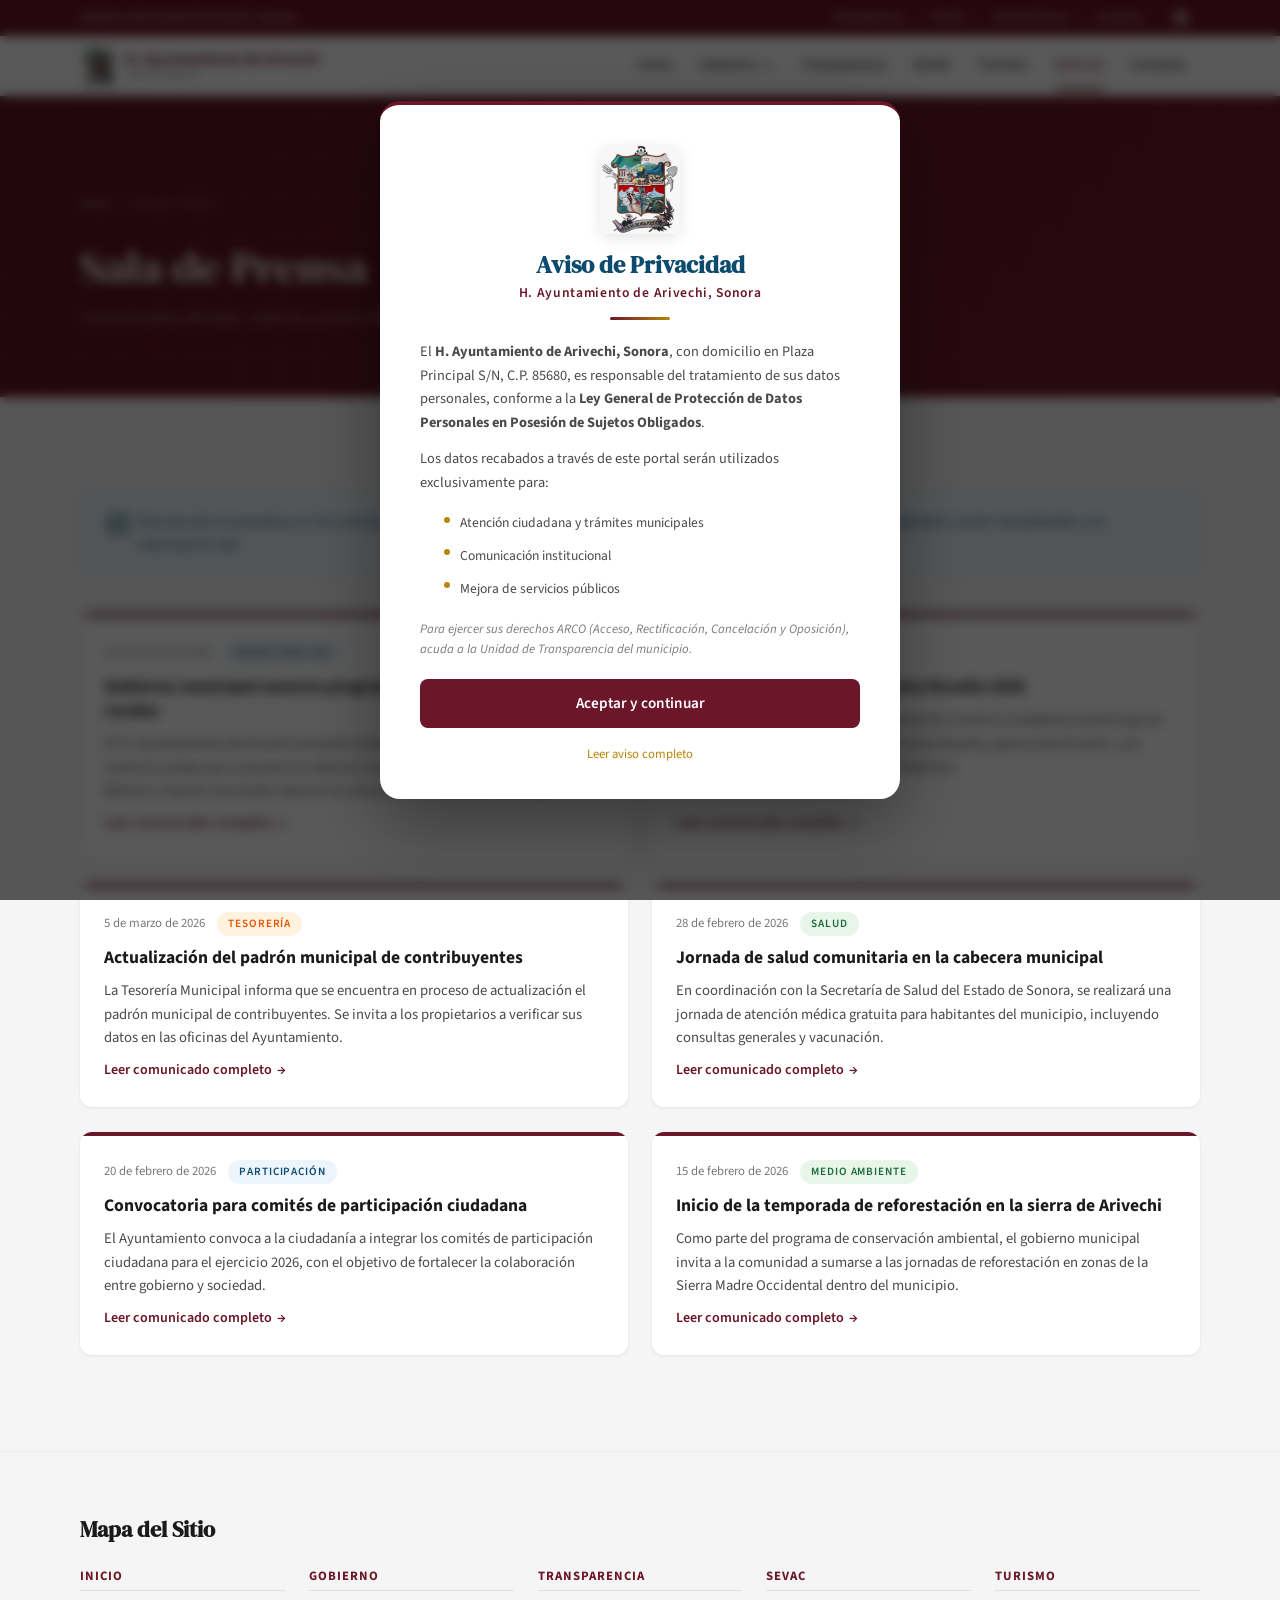
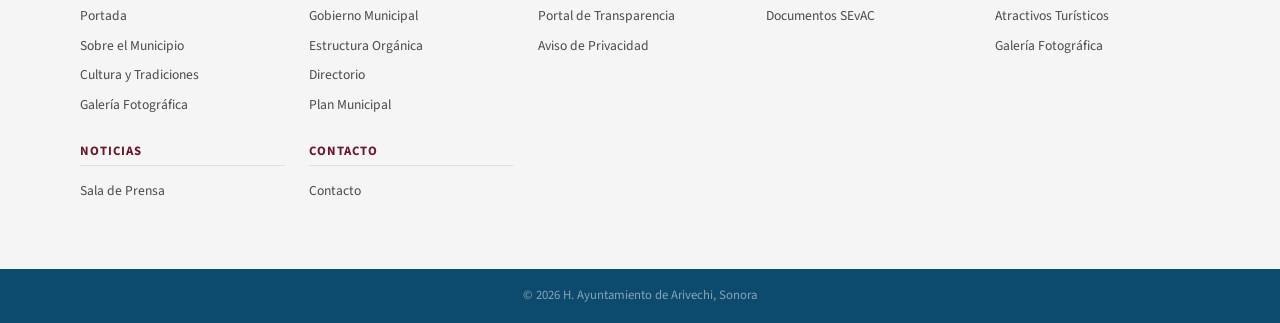
<file: noticias.html>
<!DOCTYPE html>
<html lang="es">
<head>
  <meta charset="UTF-8">
  <meta name="viewport" content="width=device-width, initial-scale=1.0">
  <meta name="theme-color" content="#6B1629">
  <meta name="apple-mobile-web-app-status-bar-style" content="#6B1629">
  <meta name="msapplication-navbutton-color" content="#6B1629">
  <meta name="color-scheme" content="only light">
  <meta name="supported-color-schemes" content="light only">
  <style>
    :root { color-scheme: only light !important; }
    html, body { background-color: #F5F5F5 !important; }
  </style>
  <title>Sala de Prensa | H. Ayuntamiento de Arivechi</title>
  <meta name="description" content="Noticias, comunicados de prensa y avisos del gobierno municipal de Arivechi, Sonora.">
  <meta name="keywords" content="noticias, comunicados, sala de prensa, gobierno, Arivechi, Sonora">
  <meta property="og:title" content="Sala de Prensa | H. Ayuntamiento de Arivechi">
  <meta property="og:description" content="Noticias, comunicados de prensa y avisos del gobierno municipal de Arivechi, Sonora.">
  <meta property="og:type" content="website">
  <meta property="og:locale" content="es_MX">
  <link rel="icon" href="data:image/svg+xml,<svg xmlns='http://www.w3.org/2000/svg' viewBox='0 0 100 100'><text y='.9em' font-size='90'>🏛️</text></svg>">
  <link rel="preconnect" href="https://fonts.googleapis.com">
  <link rel="preconnect" href="https://fonts.gstatic.com" crossorigin>
  <link href="https://fonts.googleapis.com/css2?family=DM+Serif+Display:ital@0;1&family=Source+Sans+3:wght@300;400;500;600;700&family=Cormorant+Garamond:ital,wght@0,500;0,600;0,700;1,600&display=swap" rel="stylesheet">
  <link rel="stylesheet" href="css/globals.css">
  <link rel="stylesheet" href="css/nav-footer.css">
  <link rel="stylesheet" href="css/noticias.css">
  <script src="js/main.js" defer></script>
</head>
<body>

  <!-- Skip link -->
  <a href="#main-content" class="skip-link">Ir al contenido principal</a>

  <!-- === TOPBAR === -->
  <div class="topbar">
    <div class="container">
      <span class="topbar__left">Gobierno Municipal de Arivechi, Sonora</span>
      <nav class="topbar__right" aria-label="Enlaces rápidos">
        <a href="transparencia.html" class="topbar__link">Transparencia</a>
        <span class="topbar__sep">|</span>
        <a href="sevac.html" class="topbar__link">SEvAC</a>
        <span class="topbar__sep">|</span>
        <a href="noticias.html" class="topbar__link">Sala de Prensa</a>
        <span class="topbar__sep">|</span>
        <a href="index.html#contacto" class="topbar__link">Contacto</a>
        <span class="topbar__sep">|</span>
        <a href="https://www.facebook.com/profile.php?id=100073040122918" target="_blank" class="topbar__link topbar__facebook" aria-label="Facebook">
          <svg width="16" height="16" viewBox="0 0 24 24" fill="currentColor"><path d="M24 12.073c0-6.627-5.373-12-12-12s-12 5.373-12 12c0 5.99 4.388 10.954 10.125 11.854v-8.385H7.078v-3.47h3.047V9.43c0-3.007 1.792-4.669 4.533-4.669 1.312 0 2.686.235 2.686.235v2.953H15.83c-1.491 0-1.956.925-1.956 1.874v2.25h3.328l-.532 3.47h-2.796v8.385C19.612 23.027 24 18.062 24 12.073z"/></svg>
        </a>
      </nav>
    </div>
  </div>

  <!-- === NAVBAR === -->
  <nav class="navbar" role="navigation" aria-label="Navegación principal">
    <div class="container">
      <a href="index.html" class="navbar__brand">
        <img src="assets/images/escudo-arivechi.png" alt="Escudo de Arivechi" class="nav__escudo">
        <span class="navbar__brand-text">H. Ayuntamiento de Arivechi<small>Sonora, México</small></span>
      </a>

      <ul class="navbar__menu">
        <li><a href="index.html" class="navbar__link">Inicio</a></li>
        <li class="navbar__dropdown">
          <a href="gobierno.html" class="navbar__link navbar__dropdown-toggle">
            Gobierno
            <svg viewBox="0 0 12 12" aria-hidden="true"><path d="M2 4l4 4 4-4"/></svg>
          </a>
          <div class="navbar__dropdown-menu">
            <a href="gobierno.html#estructura" class="navbar__dropdown-item">Estructura Orgánica</a>
            <a href="gobierno.html#directorio" class="navbar__dropdown-item">Directorio</a>
            <a href="gobierno.html#plan" class="navbar__dropdown-item">Plan Municipal</a>
          </div>
        </li>
        <li><a href="transparencia.html" class="navbar__link">Transparencia</a></li>
        <li><a href="sevac.html" class="navbar__link">SEvAC</a></li>
        <li><a href="index.html#turismo" class="navbar__link">Turismo</a></li>
        <li><a href="noticias.html" class="navbar__link">Noticias</a></li>
        <li><a href="index.html#contacto" class="navbar__link">Contacto</a></li>
      </ul>

      <button class="navbar__hamburger" aria-label="Abrir menú de navegación" aria-expanded="false" aria-controls="mobile-menu">
        <span class="navbar__hamburger-line"></span>
        <span class="navbar__hamburger-line"></span>
        <span class="navbar__hamburger-line"></span>
      </button>
    </div>
  </nav>
  <div class="navbar-spacer"></div>

  <!-- === MENÚ MÓVIL === -->
  <div class="mobile-menu" id="mobile-menu">
    <div class="mobile-menu__overlay"></div>
    <div class="mobile-menu__panel">
      <div class="mobile-menu__header">
        <span class="mobile-menu__brand">Menú</span>
        <button class="mobile-menu__close" aria-label="Cerrar menú">&times;</button>
      </div>
      <nav class="mobile-menu__nav" aria-label="Navegación móvil">
        <a href="index.html" class="mobile-menu__link">Inicio</a>
        <button class="mobile-menu__link mobile-menu__submenu-toggle" aria-expanded="false">
          Gobierno
          <svg viewBox="0 0 12 12" aria-hidden="true"><path d="M2 4l4 4 4-4" fill="none" stroke="currentColor" stroke-width="2"/></svg>
        </button>
        <div class="mobile-menu__submenu">
          <a href="gobierno.html#estructura" class="mobile-menu__submenu-link">Estructura Orgánica</a>
          <a href="gobierno.html#directorio" class="mobile-menu__submenu-link">Directorio</a>
          <a href="gobierno.html#plan" class="mobile-menu__submenu-link">Plan Municipal</a>
        </div>
        <a href="transparencia.html" class="mobile-menu__link">Transparencia</a>
        <a href="sevac.html" class="mobile-menu__link">SEvAC</a>
        <a href="index.html#turismo" class="mobile-menu__link">Turismo</a>
        <a href="noticias.html" class="mobile-menu__link">Noticias</a>
        <a href="index.html#contacto" class="mobile-menu__link">Contacto</a>
      </nav>
    </div>
  </div>

  <!-- === CONTENIDO PRINCIPAL === -->
  <main id="main-content">

    <!-- Hero -->
    <section class="page-hero page-hero--noticias">
      <div class="container">
        <nav class="page-hero__breadcrumb" aria-label="Ruta de navegación">
          <a href="index.html">Inicio</a>
          <span>/</span>
          <span>Sala de Prensa</span>
        </nav>
        <h1 class="page-hero__title">Sala de Prensa</h1>
        <p class="page-hero__subtitle">Comunicados oficiales, noticias y avisos del gobierno municipal.</p>
      </div>
    </section>

    <!-- Noticias -->
    <section class="section">
      <div class="container">

        <!-- Aviso -->
        <div class="noticias-aviso" data-reveal>
          <span class="noticias-aviso__icon" aria-hidden="true">&#8505;&#65039;</span>
          <p class="noticias-aviso__text">
            Esta sección se actualiza con los comunicados oficiales del H. Ayuntamiento.
            Los contenidos mostrados actualmente son de ejemplo y serán reemplazados con información real.
          </p>
        </div>

        <!-- Grid de noticias -->
        <div class="noticias-grid">

          <!-- Noticia 1 -->
          <article class="noticia-card" data-reveal>
            <div class="noticia-card__bar"></div>
            <div class="noticia-card__body">
              <div class="noticia-card__meta">
                <span class="noticia-card__date">15 de marzo de 2026</span>
                <span class="badge badge--presencial">Obras Públicas</span>
              </div>
              <h2 class="noticia-card__title">Gobierno municipal anuncia programa de mejora de caminos rurales</h2>
              <p class="noticia-card__excerpt">
                El H. Ayuntamiento de Arivechi presentó el programa de mejoramiento de caminos rurales que conectan
                la cabecera municipal con las comunidades de Bámori y Tarachi, buscando mejorar la comunicación vial en el municipio.
              </p>
              <a href="#" class="noticia-card__link">Leer comunicado completo <span aria-hidden="true">&rarr;</span></a>
            </div>
          </article>

          <!-- Noticia 2 -->
          <article class="noticia-card" data-reveal>
            <div class="noticia-card__bar"></div>
            <div class="noticia-card__body">
              <div class="noticia-card__meta">
                <span class="noticia-card__date">10 de marzo de 2026</span>
                <span class="badge badge--online">Cultura</span>
              </div>
              <h2 class="noticia-card__title">Invitación a las Fiestas de Santa Rosalía 2026</h2>
              <p class="noticia-card__excerpt">
                El gobierno municipal extiende la invitación a toda la ciudadanía a participar en las celebraciones
                anuales en honor a Santa Rosalía, patrona de Arivechi, con actividades culturales, deportivas y religiosas.
              </p>
              <a href="#" class="noticia-card__link">Leer comunicado completo <span aria-hidden="true">&rarr;</span></a>
            </div>
          </article>

          <!-- Noticia 3 -->
          <article class="noticia-card" data-reveal>
            <div class="noticia-card__bar"></div>
            <div class="noticia-card__body">
              <div class="noticia-card__meta">
                <span class="noticia-card__date">5 de marzo de 2026</span>
                <span class="badge badge--hybrid">Tesorería</span>
              </div>
              <h2 class="noticia-card__title">Actualización del padrón municipal de contribuyentes</h2>
              <p class="noticia-card__excerpt">
                La Tesorería Municipal informa que se encuentra en proceso de actualización el padrón municipal
                de contribuyentes. Se invita a los propietarios a verificar sus datos en las oficinas del Ayuntamiento.
              </p>
              <a href="#" class="noticia-card__link">Leer comunicado completo <span aria-hidden="true">&rarr;</span></a>
            </div>
          </article>

          <!-- Noticia 4 -->
          <article class="noticia-card" data-reveal>
            <div class="noticia-card__bar"></div>
            <div class="noticia-card__body">
              <div class="noticia-card__meta">
                <span class="noticia-card__date">28 de febrero de 2026</span>
                <span class="badge badge--online">Salud</span>
              </div>
              <h2 class="noticia-card__title">Jornada de salud comunitaria en la cabecera municipal</h2>
              <p class="noticia-card__excerpt">
                En coordinación con la Secretaría de Salud del Estado de Sonora, se realizará una jornada de atención
                médica gratuita para habitantes del municipio, incluyendo consultas generales y vacunación.
              </p>
              <a href="#" class="noticia-card__link">Leer comunicado completo <span aria-hidden="true">&rarr;</span></a>
            </div>
          </article>

          <!-- Noticia 5 -->
          <article class="noticia-card" data-reveal>
            <div class="noticia-card__bar"></div>
            <div class="noticia-card__body">
              <div class="noticia-card__meta">
                <span class="noticia-card__date">20 de febrero de 2026</span>
                <span class="badge badge--presencial">Participación</span>
              </div>
              <h2 class="noticia-card__title">Convocatoria para comités de participación ciudadana</h2>
              <p class="noticia-card__excerpt">
                El Ayuntamiento convoca a la ciudadanía a integrar los comités de participación ciudadana para
                el ejercicio 2026, con el objetivo de fortalecer la colaboración entre gobierno y sociedad.
              </p>
              <a href="#" class="noticia-card__link">Leer comunicado completo <span aria-hidden="true">&rarr;</span></a>
            </div>
          </article>

          <!-- Noticia 6 -->
          <article class="noticia-card" data-reveal>
            <div class="noticia-card__bar"></div>
            <div class="noticia-card__body">
              <div class="noticia-card__meta">
                <span class="noticia-card__date">15 de febrero de 2026</span>
                <span class="badge badge--online">Medio Ambiente</span>
              </div>
              <h2 class="noticia-card__title">Inicio de la temporada de reforestación en la sierra de Arivechi</h2>
              <p class="noticia-card__excerpt">
                Como parte del programa de conservación ambiental, el gobierno municipal invita a la comunidad a
                sumarse a las jornadas de reforestación en zonas de la Sierra Madre Occidental dentro del municipio.
              </p>
              <a href="#" class="noticia-card__link">Leer comunicado completo <span aria-hidden="true">&rarr;</span></a>
            </div>
          </article>

        </div>
      </div>
    </section>

  </main>

  <!-- === MAPA DEL SITIO === -->
  <section class="sitemap" id="mapa-sitio" aria-labelledby="sitemap-title">
    <div class="container">
      <h2 class="sitemap__title" id="sitemap-title">Mapa del Sitio</h2>
      <div class="sitemap__grid">
        <div class="sitemap__col">
          <h3 class="sitemap__col-title">Inicio</h3>
          <a href="index.html" class="sitemap__link">Portada</a>
          <a href="index.html#municipio" class="sitemap__link">Sobre el Municipio</a>
          <a href="index.html#cultura" class="sitemap__link">Cultura y Tradiciones</a>
          <a href="index.html#galeria" class="sitemap__link">Galería Fotográfica</a>
        </div>
        <div class="sitemap__col">
          <h3 class="sitemap__col-title">Gobierno</h3>
          <a href="gobierno.html" class="sitemap__link">Gobierno Municipal</a>
          <a href="gobierno.html#estructura" class="sitemap__link">Estructura Orgánica</a>
          <a href="gobierno.html#directorio" class="sitemap__link">Directorio</a>
          <a href="gobierno.html#plan" class="sitemap__link">Plan Municipal</a>
        </div>
<div class="sitemap__col">
          <h3 class="sitemap__col-title">Transparencia</h3>
          <a href="transparencia.html" class="sitemap__link">Portal de Transparencia</a>
          <a href="transparencia.html#aviso-privacidad" class="sitemap__link">Aviso de Privacidad</a>
        </div>
        <div class="sitemap__col">
          <h3 class="sitemap__col-title">SEvAC</h3>
          <a href="sevac.html" class="sitemap__link">Documentos SEvAC</a>
        </div>
        <div class="sitemap__col">
          <h3 class="sitemap__col-title">Turismo</h3>
          <a href="index.html#turismo" class="sitemap__link">Atractivos Turísticos</a>
          <a href="index.html#galeria" class="sitemap__link">Galería Fotográfica</a>
        </div>
        <div class="sitemap__col">
          <h3 class="sitemap__col-title">Noticias</h3>
          <a href="noticias.html" class="sitemap__link">Sala de Prensa</a>
        </div>
        <div class="sitemap__col">
          <h3 class="sitemap__col-title">Contacto</h3>
          <a href="index.html#contacto" class="sitemap__link">Contacto</a>
        </div>
      </div>
    </div>
  </section>

  <!-- === FOOTER === -->
  <footer style="background:#0C4A6E; text-align:center; padding:1rem; font-size:0.8rem; color:rgba(255,255,255,0.5);">
    &copy; 2026 H. Ayuntamiento de Arivechi, Sonora
  </footer>

  <!-- === AVISO DE PRIVACIDAD === -->
  <div id="privacyOverlay" class="privacy-overlay">
    <div class="privacy-popup">
      <img src="assets/images/escudo-arivechi.png" alt="Escudo de Arivechi" class="privacy-popup__escudo">
      <h3 class="privacy-popup__title">Aviso de Privacidad</h3>
      <h4 class="privacy-popup__subtitle">H. Ayuntamiento de Arivechi, Sonora</h4>
      <div class="privacy-popup__divider"></div>
      <p class="privacy-popup__text">
        El <strong>H. Ayuntamiento de Arivechi, Sonora</strong>, con domicilio en Plaza Principal S/N,
        C.P. 85680, es responsable del tratamiento de sus datos personales, conforme a la
        <strong>Ley General de Protección de Datos Personales en Posesión de Sujetos Obligados</strong>.
      </p>
      <p class="privacy-popup__text">
        Los datos recabados a través de este portal serán utilizados exclusivamente para:
      </p>
      <ul class="privacy-popup__list">
        <li>Atención ciudadana y trámites municipales</li>
        <li>Comunicación institucional</li>
        <li>Mejora de servicios públicos</li>
      </ul>
      <p class="privacy-popup__arco">
        Para ejercer sus derechos ARCO (Acceso, Rectificación, Cancelación y Oposición),
        acuda a la Unidad de Transparencia del municipio.
      </p>
      <button id="acceptPrivacy" class="privacy-popup__btn">Aceptar y continuar</button>
      <a href="transparencia.html#aviso-privacidad" class="privacy-popup__link">Leer aviso completo</a>
    </div>
  </div>

</body>
</html>
</file>
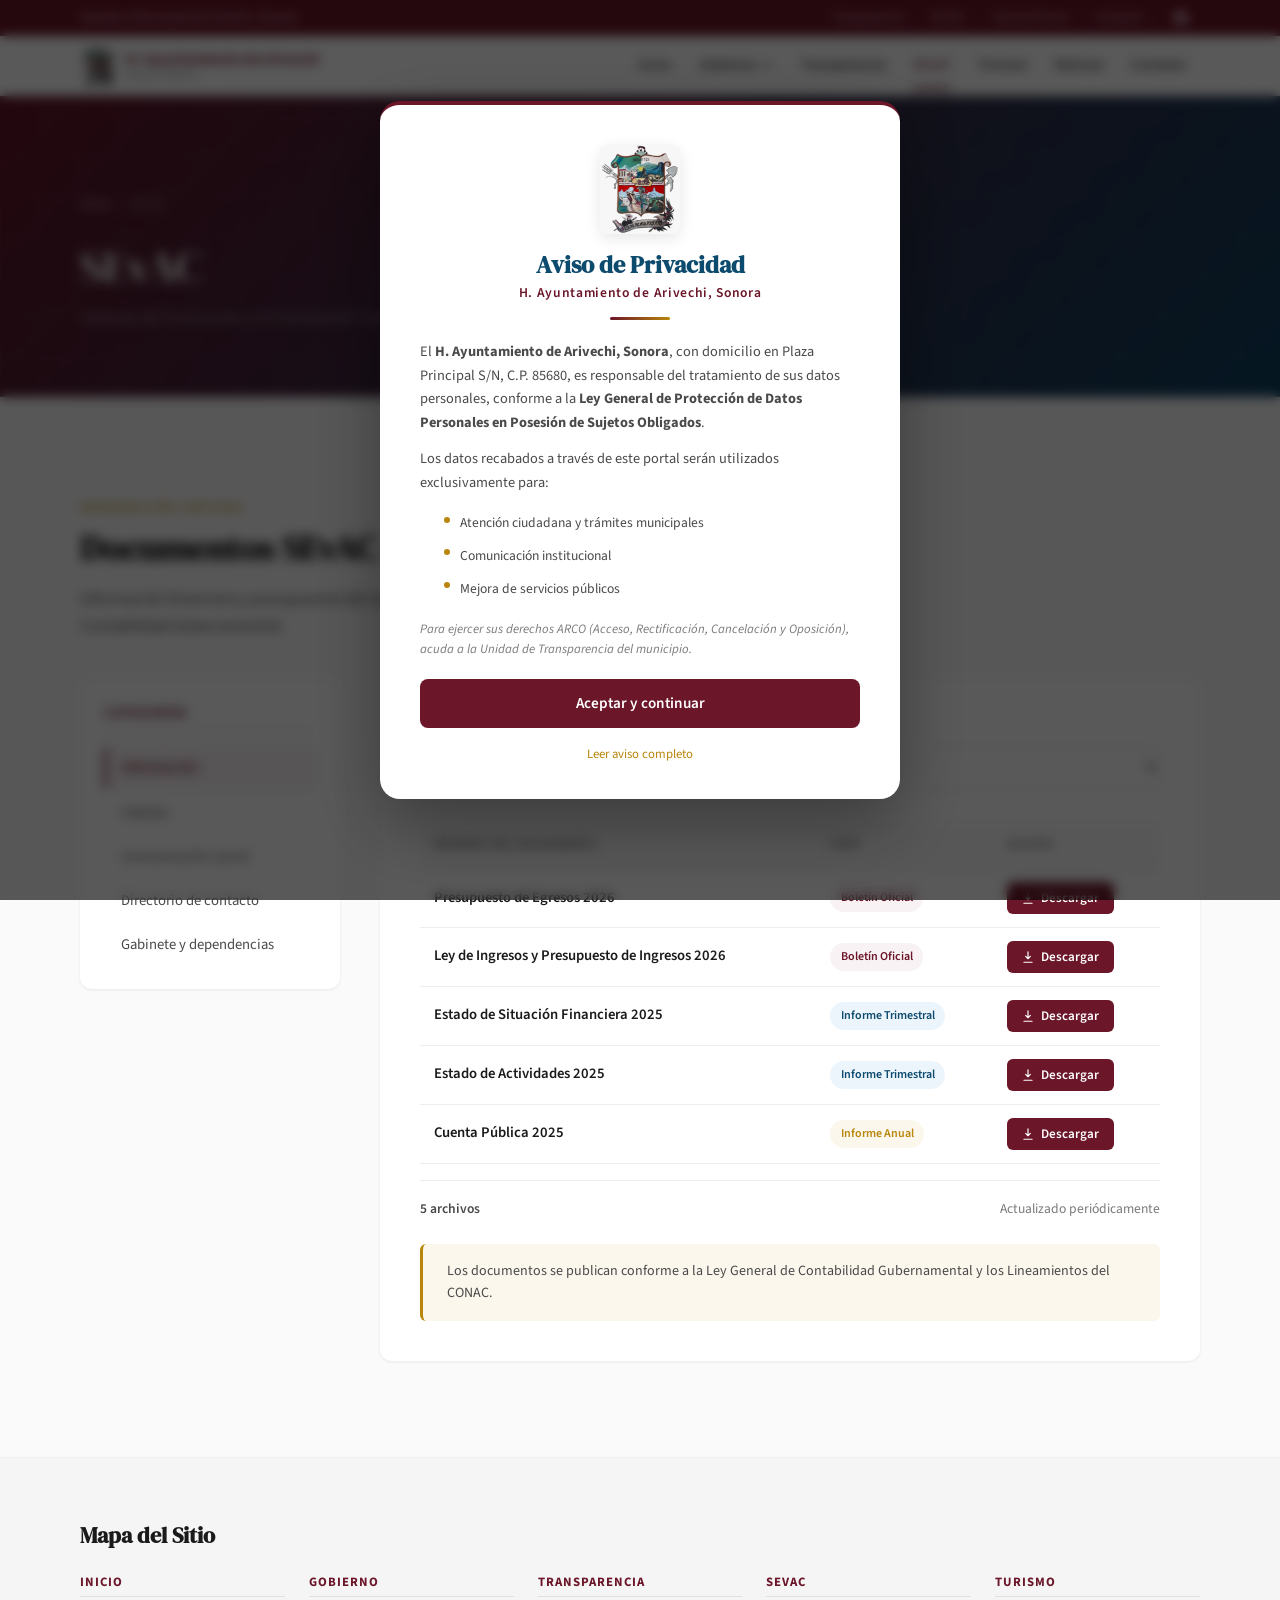
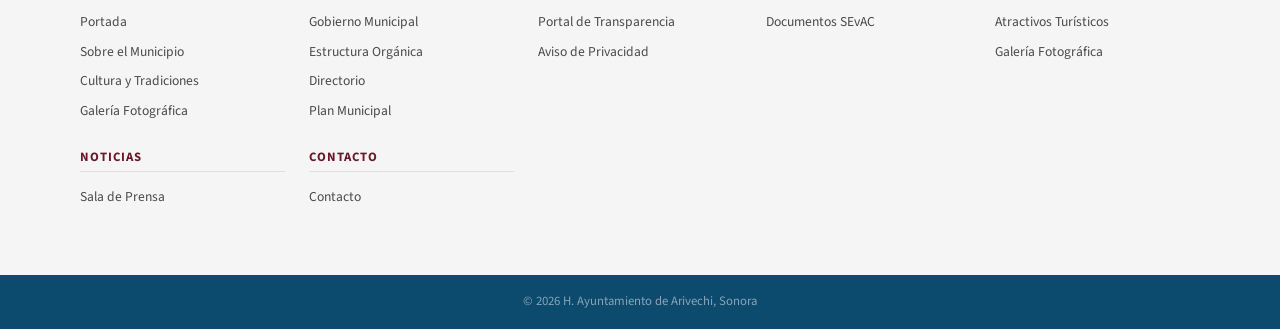
<file: sevac.html>
<!DOCTYPE html>
<html lang="es">
<head>
  <meta charset="UTF-8">
  <meta name="viewport" content="width=device-width, initial-scale=1.0">
  <meta name="theme-color" content="#6B1629">
  <meta name="apple-mobile-web-app-status-bar-style" content="#6B1629">
  <meta name="msapplication-navbutton-color" content="#6B1629">
  <meta name="color-scheme" content="only light">
  <meta name="supported-color-schemes" content="light only">
  <style>
    :root { color-scheme: only light !important; }
    html, body { background-color: #F5F5F5 !important; }
  </style>
  <title>SEvAC | H. Ayuntamiento de Arivechi</title>
  <meta name="description" content="Sistema de Evaluación y Armonización Contable del municipio de Arivechi, Sonora. Documentos de armonización contable y boletines oficiales.">
  <meta name="keywords" content="SEvAC, armonización contable, CONAC, contabilidad gubernamental, Arivechi, Sonora">
  <meta property="og:title" content="SEvAC | H. Ayuntamiento de Arivechi">
  <meta property="og:description" content="Sistema de Evaluación y Armonización Contable del municipio de Arivechi, Sonora.">
  <meta property="og:type" content="website">
  <meta property="og:locale" content="es_MX">
  <link rel="icon" href="data:image/svg+xml,<svg xmlns='http://www.w3.org/2000/svg' viewBox='0 0 100 100'><text y='.9em' font-size='90'>🏛️</text></svg>">
  <link rel="preconnect" href="https://fonts.googleapis.com">
  <link rel="preconnect" href="https://fonts.gstatic.com" crossorigin>
  <link href="https://fonts.googleapis.com/css2?family=DM+Serif+Display:ital@0;1&family=Source+Sans+3:wght@300;400;500;600;700&family=Cormorant+Garamond:ital,wght@0,500;0,600;0,700;1,600&display=swap" rel="stylesheet">
  <link rel="stylesheet" href="css/globals.css">
  <link rel="stylesheet" href="css/nav-footer.css">
  <link rel="stylesheet" href="css/sevac.css">
  <script src="js/main.js" defer></script>
  <script src="js/sevac.js" defer></script>
</head>
<body>

  <!-- Skip link -->
  <a href="#main-content" class="skip-link">Ir al contenido principal</a>

  <!-- === TOPBAR === -->
  <div class="topbar">
    <div class="container">
      <span class="topbar__left">Gobierno Municipal de Arivechi, Sonora</span>
      <nav class="topbar__right" aria-label="Enlaces rápidos">
        <a href="transparencia.html" class="topbar__link">Transparencia</a>
        <span class="topbar__sep">|</span>
        <a href="sevac.html" class="topbar__link">SEvAC</a>
        <span class="topbar__sep">|</span>
        <a href="noticias.html" class="topbar__link">Sala de Prensa</a>
        <span class="topbar__sep">|</span>
        <a href="index.html#contacto" class="topbar__link">Contacto</a>
        <span class="topbar__sep">|</span>
        <a href="https://www.facebook.com/profile.php?id=100073040122918" target="_blank" class="topbar__link topbar__facebook" aria-label="Facebook">
          <svg width="16" height="16" viewBox="0 0 24 24" fill="currentColor"><path d="M24 12.073c0-6.627-5.373-12-12-12s-12 5.373-12 12c0 5.99 4.388 10.954 10.125 11.854v-8.385H7.078v-3.47h3.047V9.43c0-3.007 1.792-4.669 4.533-4.669 1.312 0 2.686.235 2.686.235v2.953H15.83c-1.491 0-1.956.925-1.956 1.874v2.25h3.328l-.532 3.47h-2.796v8.385C19.612 23.027 24 18.062 24 12.073z"/></svg>
        </a>
      </nav>
    </div>
  </div>

  <!-- === NAVBAR === -->
  <nav class="navbar" role="navigation" aria-label="Navegación principal">
    <div class="container">
      <a href="index.html" class="navbar__brand">
        <img src="assets/images/escudo-arivechi.png" alt="Escudo de Arivechi" class="nav__escudo">
        <span class="navbar__brand-text">H. Ayuntamiento de Arivechi<small>Sonora, México</small></span>
      </a>

      <ul class="navbar__menu">
        <li><a href="index.html" class="navbar__link">Inicio</a></li>
        <li class="navbar__dropdown">
          <a href="gobierno.html" class="navbar__link navbar__dropdown-toggle">
            Gobierno
            <svg viewBox="0 0 12 12" aria-hidden="true"><path d="M2 4l4 4 4-4"/></svg>
          </a>
          <div class="navbar__dropdown-menu">
            <a href="gobierno.html#estructura" class="navbar__dropdown-item">Estructura Orgánica</a>
            <a href="gobierno.html#directorio" class="navbar__dropdown-item">Directorio</a>
            <a href="gobierno.html#plan" class="navbar__dropdown-item">Plan Municipal</a>
          </div>
        </li>
        <li><a href="transparencia.html" class="navbar__link">Transparencia</a></li>
        <li><a href="sevac.html" class="navbar__link">SEvAC</a></li>
        <li><a href="index.html#turismo" class="navbar__link">Turismo</a></li>
        <li><a href="noticias.html" class="navbar__link">Noticias</a></li>
        <li><a href="index.html#contacto" class="navbar__link">Contacto</a></li>
      </ul>

      <button class="navbar__hamburger" aria-label="Abrir menú de navegación" aria-expanded="false" aria-controls="mobile-menu">
        <span class="navbar__hamburger-line"></span>
        <span class="navbar__hamburger-line"></span>
        <span class="navbar__hamburger-line"></span>
      </button>
    </div>
  </nav>
  <div class="navbar-spacer"></div>

  <!-- === MENÚ MÓVIL === -->
  <div class="mobile-menu" id="mobile-menu">
    <div class="mobile-menu__overlay"></div>
    <div class="mobile-menu__panel">
      <div class="mobile-menu__header">
        <span class="mobile-menu__brand">Menú</span>
        <button class="mobile-menu__close" aria-label="Cerrar menú">&times;</button>
      </div>
      <nav class="mobile-menu__nav" aria-label="Navegación móvil">
        <a href="index.html" class="mobile-menu__link">Inicio</a>
        <button class="mobile-menu__link mobile-menu__submenu-toggle" aria-expanded="false">
          Gobierno
          <svg viewBox="0 0 12 12" aria-hidden="true"><path d="M2 4l4 4 4-4" fill="none" stroke="currentColor" stroke-width="2"/></svg>
        </button>
        <div class="mobile-menu__submenu">
          <a href="gobierno.html#estructura" class="mobile-menu__submenu-link">Estructura Orgánica</a>
          <a href="gobierno.html#directorio" class="mobile-menu__submenu-link">Directorio</a>
          <a href="gobierno.html#plan" class="mobile-menu__submenu-link">Plan Municipal</a>
        </div>
        <a href="transparencia.html" class="mobile-menu__link">Transparencia</a>
        <a href="sevac.html" class="mobile-menu__link">SEvAC</a>
        <a href="index.html#turismo" class="mobile-menu__link">Turismo</a>
        <a href="noticias.html" class="mobile-menu__link">Noticias</a>
        <a href="index.html#contacto" class="mobile-menu__link">Contacto</a>
      </nav>
    </div>
  </div>

  <!-- === CONTENIDO PRINCIPAL === -->
  <main id="main-content">

    <!-- Hero -->
    <section class="page-hero page-hero--sevac">
      <div class="container">
        <nav class="page-hero__breadcrumb" aria-label="Ruta de navegación">
          <a href="index.html">Inicio</a>
          <span>/</span>
          <span>SEvAC</span>
        </nav>
        <h1 class="page-hero__title">SEvAC</h1>
        <p class="page-hero__subtitle">Sistema de Evaluación y Armonización Contable</p>
      </div>
    </section>

    <!-- === CONTENIDO SEvAC === -->
    <section class="section sevac-section" id="documentos">
      <div class="container">
        <div class="section__header" data-reveal="fade">
          <span class="section__tag">Armonización Contable</span>
          <h2 class="section__title">Documentos SEvAC</h2>
          <p class="section__subtitle">Información financiera y presupuestal del municipio, conforme a la Ley General de Contabilidad Gubernamental.</p>
        </div>

        <div class="sevac-layout">

          <!-- Sidebar categorías -->
          <aside class="sevac-sidebar" aria-label="Categorías de documentos" data-reveal="left">
            <h3 class="sevac-sidebar__title">Categorías</h3>
            <ul class="sevac-sidebar__list" id="sevac-categorias">
              <li><button type="button" class="sevac-sidebar__link sevac-sidebar__link--active" data-categoria="todos">Información</button></li>
              <li><button type="button" class="sevac-sidebar__link" data-categoria="cabildo">Cabildo</button></li>
              <li><button type="button" class="sevac-sidebar__link" data-categoria="comunicacion">Comunicación social</button></li>
              <li><button type="button" class="sevac-sidebar__link" data-categoria="directorio">Directorio de contacto</button></li>
              <li><button type="button" class="sevac-sidebar__link" data-categoria="gabinete">Gabinete y dependencias</button></li>
            </ul>

            <!-- Select equivalente para móvil -->
            <label for="sevac-categoria-select" class="sr-only">Categoría</label>
            <select id="sevac-categoria-select" class="sevac-sidebar__select" aria-label="Categoría">
              <option value="todos">Información</option>
              <option value="cabildo">Cabildo</option>
              <option value="comunicacion">Comunicación social</option>
              <option value="directorio">Directorio de contacto</option>
              <option value="gabinete">Gabinete y dependencias</option>
            </select>
          </aside>

          <!-- Main: filtros + tabla -->
          <div class="sevac-main" data-reveal="right">

            <!-- Filtros -->
            <div class="sevac-filters">
              <div class="sevac-filters__group">
                <label for="sevac-filtro-anio" class="sevac-filters__label">Año</label>
                <select id="sevac-filtro-anio" class="sevac-filters__select">
                  <option value="todos">Todos</option>
                  <option value="2026">2026</option>
                  <option value="2025">2025</option>
                  <option value="2024">2024</option>
                </select>
              </div>
              <div class="sevac-filters__group">
                <label for="sevac-filtro-trimestre" class="sevac-filters__label">Trimestre</label>
                <select id="sevac-filtro-trimestre" class="sevac-filters__select">
                  <option value="todos">Todos</option>
                  <option value="1">1er Trimestre</option>
                  <option value="2">2do Trimestre</option>
                  <option value="3">3er Trimestre</option>
                  <option value="4">4to Trimestre</option>
                </select>
              </div>
            </div>

            <!-- Tabla -->
            <div class="sevac-table-wrap">
              <table class="sevac-table" id="sevac-tabla">
                <thead>
                  <tr>
                    <th scope="col">Nombre del documento</th>
                    <th scope="col">Tipo</th>
                    <th scope="col">Acción</th>
                  </tr>
                </thead>
                <tbody id="sevac-tbody">
                  <tr data-anio="2026" data-trimestre="todos" data-categoria="todos">
                    <td class="sevac-table__doc-title">Presupuesto de Egresos 2026</td>
                    <td><span class="sevac-table__type sevac-table__type--boletin">Boletín Oficial</span></td>
                    <td>
                      <button type="button" class="sevac-table__action" data-doc="Presupuesto de Egresos 2026">
                        <svg viewBox="0 0 24 24" aria-hidden="true"><path d="M12 3v12m0 0l-4-4m4 4l4-4M5 21h14" fill="none" stroke="currentColor" stroke-width="2" stroke-linecap="round" stroke-linejoin="round"/></svg>
                        Descargar
                      </button>
                    </td>
                  </tr>
                  <tr data-anio="2026" data-trimestre="todos" data-categoria="todos">
                    <td class="sevac-table__doc-title">Ley de Ingresos y Presupuesto de Ingresos 2026</td>
                    <td><span class="sevac-table__type sevac-table__type--boletin">Boletín Oficial</span></td>
                    <td>
                      <button type="button" class="sevac-table__action" data-doc="Ley de Ingresos y Presupuesto de Ingresos 2026">
                        <svg viewBox="0 0 24 24" aria-hidden="true"><path d="M12 3v12m0 0l-4-4m4 4l4-4M5 21h14" fill="none" stroke="currentColor" stroke-width="2" stroke-linecap="round" stroke-linejoin="round"/></svg>
                        Descargar
                      </button>
                    </td>
                  </tr>
                  <tr data-anio="2025" data-trimestre="4" data-categoria="gabinete">
                    <td class="sevac-table__doc-title">Estado de Situación Financiera 2025</td>
                    <td><span class="sevac-table__type">Informe Trimestral</span></td>
                    <td>
                      <button type="button" class="sevac-table__action" data-doc="Estado de Situación Financiera 2025">
                        <svg viewBox="0 0 24 24" aria-hidden="true"><path d="M12 3v12m0 0l-4-4m4 4l4-4M5 21h14" fill="none" stroke="currentColor" stroke-width="2" stroke-linecap="round" stroke-linejoin="round"/></svg>
                        Descargar
                      </button>
                    </td>
                  </tr>
                  <tr data-anio="2025" data-trimestre="4" data-categoria="gabinete">
                    <td class="sevac-table__doc-title">Estado de Actividades 2025</td>
                    <td><span class="sevac-table__type">Informe Trimestral</span></td>
                    <td>
                      <button type="button" class="sevac-table__action" data-doc="Estado de Actividades 2025">
                        <svg viewBox="0 0 24 24" aria-hidden="true"><path d="M12 3v12m0 0l-4-4m4 4l4-4M5 21h14" fill="none" stroke="currentColor" stroke-width="2" stroke-linecap="round" stroke-linejoin="round"/></svg>
                        Descargar
                      </button>
                    </td>
                  </tr>
                  <tr data-anio="2025" data-trimestre="todos" data-categoria="cabildo">
                    <td class="sevac-table__doc-title">Cuenta Pública 2025</td>
                    <td><span class="sevac-table__type sevac-table__type--anual">Informe Anual</span></td>
                    <td>
                      <button type="button" class="sevac-table__action" data-doc="Cuenta Pública 2025">
                        <svg viewBox="0 0 24 24" aria-hidden="true"><path d="M12 3v12m0 0l-4-4m4 4l4-4M5 21h14" fill="none" stroke="currentColor" stroke-width="2" stroke-linecap="round" stroke-linejoin="round"/></svg>
                        Descargar
                      </button>
                    </td>
                  </tr>
                </tbody>
              </table>
              <p class="sevac-empty" id="sevac-empty" hidden>No se encontraron documentos con los filtros seleccionados.</p>
            </div>

            <!-- Meta -->
            <div class="sevac-meta">
              <span class="sevac-meta__count" id="sevac-count">5 archivos</span>
              <span>Actualizado periódicamente</span>
            </div>

            <p class="sevac-nota">
              Los documentos se publican conforme a la Ley General de Contabilidad Gubernamental y los Lineamientos del CONAC.
            </p>

          </div>
        </div>
      </div>
    </section>

  </main>

  <!-- === MAPA DEL SITIO === -->
  <section class="sitemap" id="mapa-sitio" aria-labelledby="sitemap-title">
    <div class="container">
      <h2 class="sitemap__title" id="sitemap-title">Mapa del Sitio</h2>
      <div class="sitemap__grid">
        <div class="sitemap__col">
          <h3 class="sitemap__col-title">Inicio</h3>
          <a href="index.html" class="sitemap__link">Portada</a>
          <a href="index.html#municipio" class="sitemap__link">Sobre el Municipio</a>
          <a href="index.html#cultura" class="sitemap__link">Cultura y Tradiciones</a>
          <a href="index.html#galeria" class="sitemap__link">Galería Fotográfica</a>
        </div>
        <div class="sitemap__col">
          <h3 class="sitemap__col-title">Gobierno</h3>
          <a href="gobierno.html" class="sitemap__link">Gobierno Municipal</a>
          <a href="gobierno.html#estructura" class="sitemap__link">Estructura Orgánica</a>
          <a href="gobierno.html#directorio" class="sitemap__link">Directorio</a>
          <a href="gobierno.html#plan" class="sitemap__link">Plan Municipal</a>
        </div>
<div class="sitemap__col">
          <h3 class="sitemap__col-title">Transparencia</h3>
          <a href="transparencia.html" class="sitemap__link">Portal de Transparencia</a>
          <a href="transparencia.html#aviso-privacidad" class="sitemap__link">Aviso de Privacidad</a>
        </div>
        <div class="sitemap__col">
          <h3 class="sitemap__col-title">SEvAC</h3>
          <a href="sevac.html" class="sitemap__link">Documentos SEvAC</a>
        </div>
        <div class="sitemap__col">
          <h3 class="sitemap__col-title">Turismo</h3>
          <a href="index.html#turismo" class="sitemap__link">Atractivos Turísticos</a>
          <a href="index.html#galeria" class="sitemap__link">Galería Fotográfica</a>
        </div>
        <div class="sitemap__col">
          <h3 class="sitemap__col-title">Noticias</h3>
          <a href="noticias.html" class="sitemap__link">Sala de Prensa</a>
        </div>
        <div class="sitemap__col">
          <h3 class="sitemap__col-title">Contacto</h3>
          <a href="index.html#contacto" class="sitemap__link">Contacto</a>
        </div>
      </div>
    </div>
  </section>

  <!-- === FOOTER === -->
  <footer style="background:#0C4A6E; text-align:center; padding:1rem; font-size:0.8rem; color:rgba(255,255,255,0.5);">
    &copy; 2026 H. Ayuntamiento de Arivechi, Sonora
  </footer>

  <!-- === AVISO DE PRIVACIDAD === -->
  <div id="privacyOverlay" class="privacy-overlay">
    <div class="privacy-popup">
      <img src="assets/images/escudo-arivechi.png" alt="Escudo de Arivechi" class="privacy-popup__escudo">
      <h3 class="privacy-popup__title">Aviso de Privacidad</h3>
      <h4 class="privacy-popup__subtitle">H. Ayuntamiento de Arivechi, Sonora</h4>
      <div class="privacy-popup__divider"></div>
      <p class="privacy-popup__text">
        El <strong>H. Ayuntamiento de Arivechi, Sonora</strong>, con domicilio en Plaza Principal S/N,
        C.P. 85680, es responsable del tratamiento de sus datos personales, conforme a la
        <strong>Ley General de Protección de Datos Personales en Posesión de Sujetos Obligados</strong>.
      </p>
      <p class="privacy-popup__text">
        Los datos recabados a través de este portal serán utilizados exclusivamente para:
      </p>
      <ul class="privacy-popup__list">
        <li>Atención ciudadana y trámites municipales</li>
        <li>Comunicación institucional</li>
        <li>Mejora de servicios públicos</li>
      </ul>
      <p class="privacy-popup__arco">
        Para ejercer sus derechos ARCO (Acceso, Rectificación, Cancelación y Oposición),
        acuda a la Unidad de Transparencia del municipio.
      </p>
      <button id="acceptPrivacy" class="privacy-popup__btn">Aceptar y continuar</button>
      <a href="transparencia.html#aviso-privacidad" class="privacy-popup__link">Leer aviso completo</a>
    </div>
  </div>

</body>
</html>
</file>
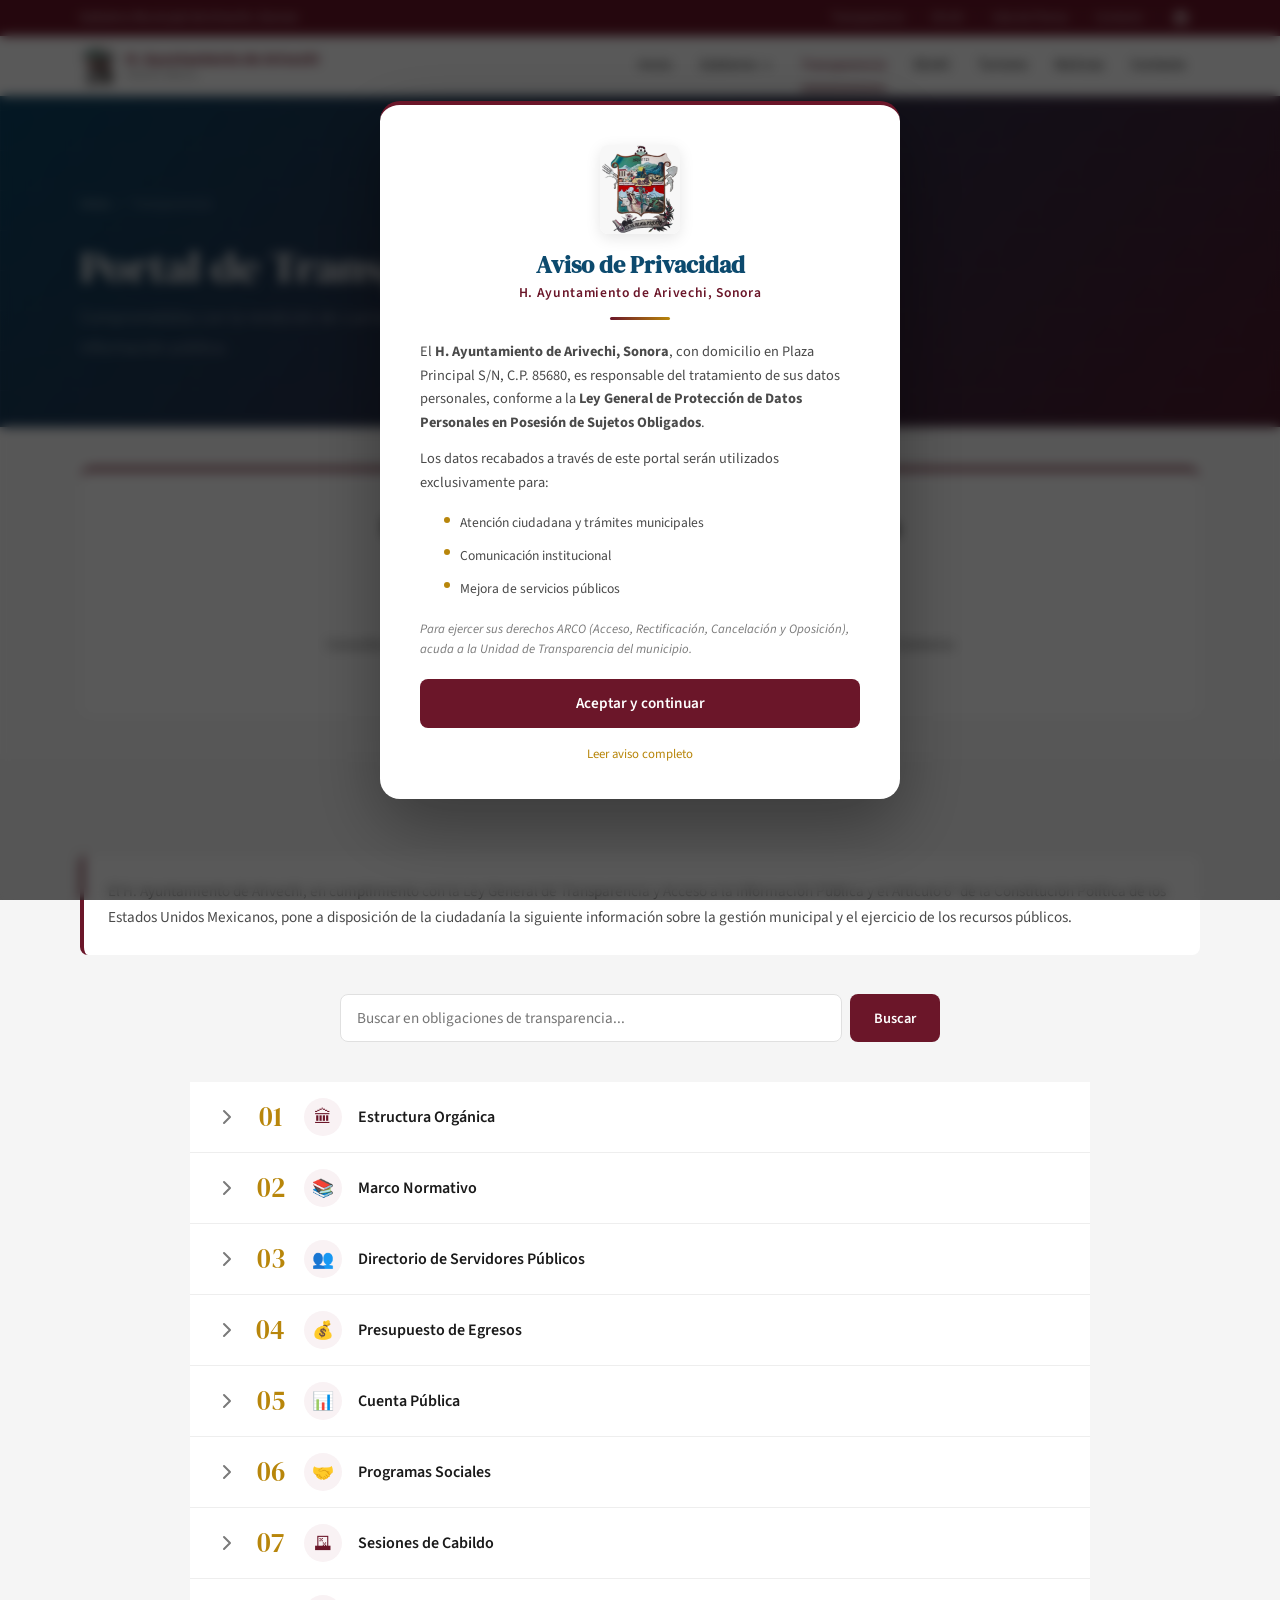
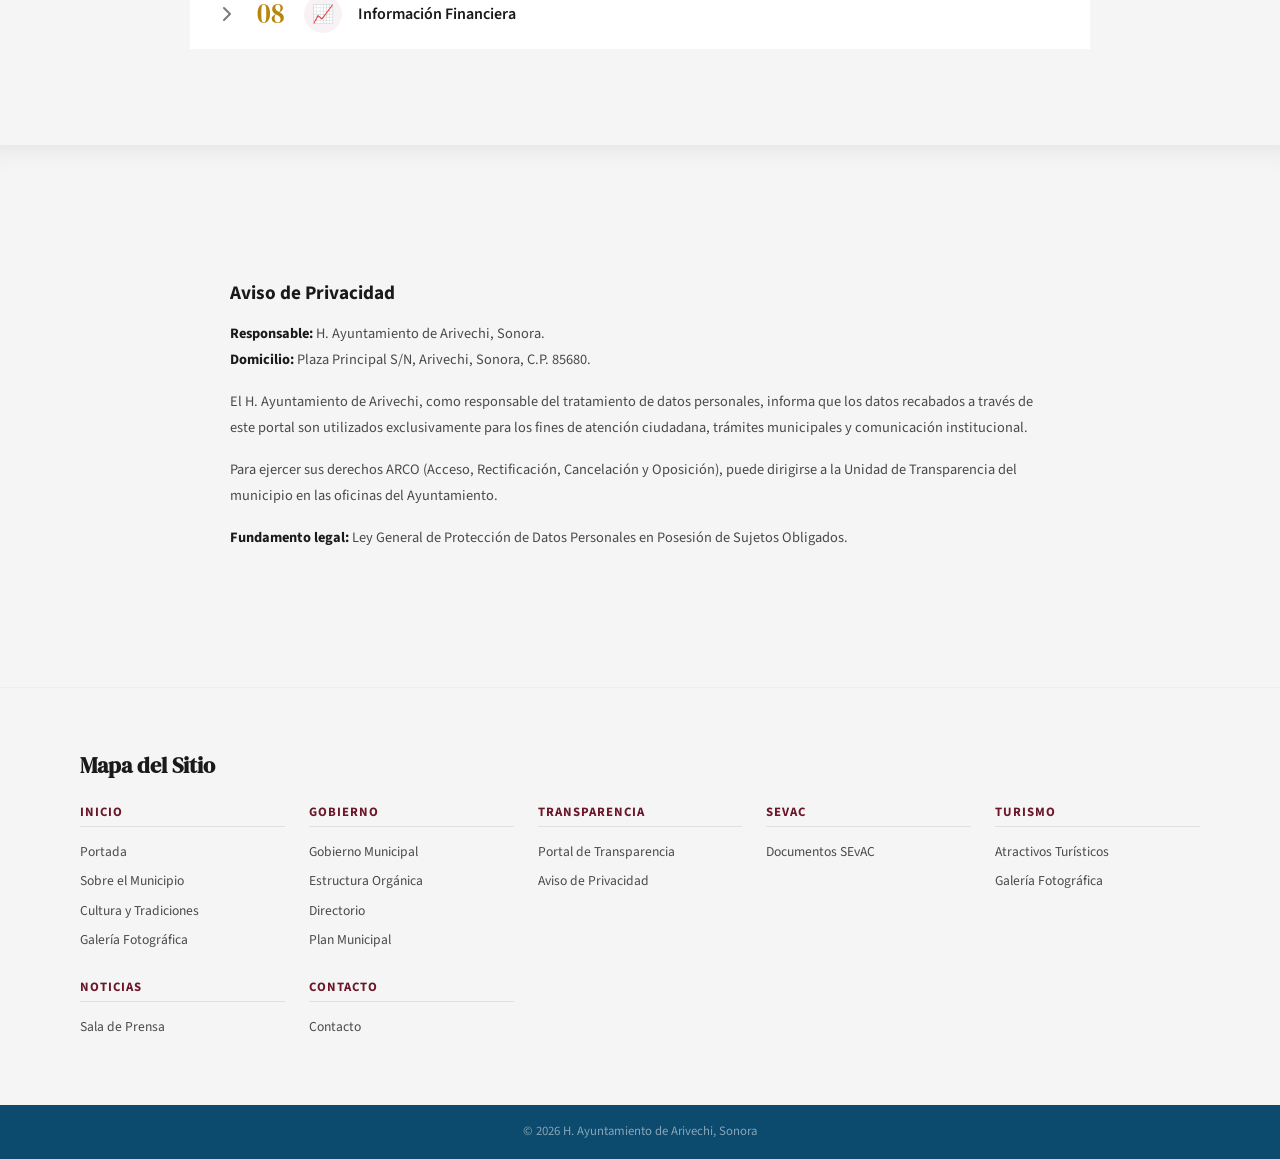
<file: transparencia.html>
<!DOCTYPE html>
<html lang="es">
<head>
  <meta charset="UTF-8">
  <meta name="viewport" content="width=device-width, initial-scale=1.0">
  <meta name="theme-color" content="#6B1629">
  <meta name="apple-mobile-web-app-status-bar-style" content="#6B1629">
  <meta name="msapplication-navbutton-color" content="#6B1629">
  <meta name="color-scheme" content="only light">
  <meta name="supported-color-schemes" content="light only">
  <style>
    :root { color-scheme: only light !important; }
    html, body { background-color: #F5F5F5 !important; }
  </style>
  <title>Portal de Transparencia | H. Ayuntamiento de Arivechi</title>
  <meta name="description" content="Portal de Transparencia del municipio de Arivechi, Sonora. Acceso a información pública, obligaciones de transparencia, directorio de servidores públicos y rendición de cuentas.">
  <meta name="keywords" content="transparencia, información pública, rendición de cuentas, Arivechi, Sonora, ARCO">
  <meta property="og:title" content="Portal de Transparencia | H. Ayuntamiento de Arivechi">
  <meta property="og:description" content="Portal de Transparencia del municipio de Arivechi, Sonora. Acceso a información pública y rendición de cuentas.">
  <meta property="og:type" content="website">
  <meta property="og:locale" content="es_MX">
  <link rel="icon" href="data:image/svg+xml,<svg xmlns='http://www.w3.org/2000/svg' viewBox='0 0 100 100'><text y='.9em' font-size='90'>🏛️</text></svg>">
  <link rel="preconnect" href="https://fonts.googleapis.com">
  <link rel="preconnect" href="https://fonts.gstatic.com" crossorigin>
  <link href="https://fonts.googleapis.com/css2?family=DM+Serif+Display:ital@0;1&family=Source+Sans+3:wght@300;400;500;600;700&family=Cormorant+Garamond:ital,wght@0,500;0,600;0,700;1,600&display=swap" rel="stylesheet">
  <link rel="stylesheet" href="css/globals.css">
  <link rel="stylesheet" href="css/nav-footer.css">
  <link rel="stylesheet" href="css/transparencia.css">
  <script src="js/main.js" defer></script>
  <script src="js/transparencia.js" defer></script>
</head>
<body>

  <!-- Skip link -->
  <a href="#main-content" class="skip-link">Ir al contenido principal</a>

  <!-- === TOPBAR === -->
  <div class="topbar">
    <div class="container">
      <span class="topbar__left">Gobierno Municipal de Arivechi, Sonora</span>
      <nav class="topbar__right" aria-label="Enlaces rápidos">
        <a href="transparencia.html" class="topbar__link">Transparencia</a>
        <span class="topbar__sep">|</span>
        <a href="sevac.html" class="topbar__link">SEvAC</a>
        <span class="topbar__sep">|</span>
        <a href="noticias.html" class="topbar__link">Sala de Prensa</a>
        <span class="topbar__sep">|</span>
        <a href="index.html#contacto" class="topbar__link">Contacto</a>
        <span class="topbar__sep">|</span>
        <a href="https://www.facebook.com/profile.php?id=100073040122918" target="_blank" class="topbar__link topbar__facebook" aria-label="Facebook">
          <svg width="16" height="16" viewBox="0 0 24 24" fill="currentColor"><path d="M24 12.073c0-6.627-5.373-12-12-12s-12 5.373-12 12c0 5.99 4.388 10.954 10.125 11.854v-8.385H7.078v-3.47h3.047V9.43c0-3.007 1.792-4.669 4.533-4.669 1.312 0 2.686.235 2.686.235v2.953H15.83c-1.491 0-1.956.925-1.956 1.874v2.25h3.328l-.532 3.47h-2.796v8.385C19.612 23.027 24 18.062 24 12.073z"/></svg>
        </a>
      </nav>
    </div>
  </div>

  <!-- === NAVBAR === -->
  <nav class="navbar" role="navigation" aria-label="Navegación principal">
    <div class="container">
      <a href="index.html" class="navbar__brand">
        <img src="assets/images/escudo-arivechi.png" alt="Escudo de Arivechi" class="nav__escudo">
        <span class="navbar__brand-text">H. Ayuntamiento de Arivechi<small>Sonora, México</small></span>
      </a>

      <ul class="navbar__menu">
        <li><a href="index.html" class="navbar__link">Inicio</a></li>
        <li class="navbar__dropdown">
          <a href="gobierno.html" class="navbar__link navbar__dropdown-toggle">
            Gobierno
            <svg viewBox="0 0 12 12" aria-hidden="true"><path d="M2 4l4 4 4-4"/></svg>
          </a>
          <div class="navbar__dropdown-menu">
            <a href="gobierno.html#estructura" class="navbar__dropdown-item">Estructura Orgánica</a>
            <a href="gobierno.html#directorio" class="navbar__dropdown-item">Directorio</a>
            <a href="gobierno.html#plan" class="navbar__dropdown-item">Plan Municipal</a>
          </div>
        </li>
        <li><a href="transparencia.html" class="navbar__link">Transparencia</a></li>
        <li><a href="sevac.html" class="navbar__link">SEvAC</a></li>
        <li><a href="index.html#turismo" class="navbar__link">Turismo</a></li>
        <li><a href="noticias.html" class="navbar__link">Noticias</a></li>
        <li><a href="index.html#contacto" class="navbar__link">Contacto</a></li>
      </ul>

      <button class="navbar__hamburger" aria-label="Abrir menú de navegación" aria-expanded="false" aria-controls="mobile-menu">
        <span class="navbar__hamburger-line"></span>
        <span class="navbar__hamburger-line"></span>
        <span class="navbar__hamburger-line"></span>
      </button>
    </div>
  </nav>
  <div class="navbar-spacer"></div>

  <!-- === MENÚ MÓVIL === -->
  <div class="mobile-menu" id="mobile-menu">
    <div class="mobile-menu__overlay"></div>
    <div class="mobile-menu__panel">
      <div class="mobile-menu__header">
        <span class="mobile-menu__brand">Menú</span>
        <button class="mobile-menu__close" aria-label="Cerrar menú">&times;</button>
      </div>
      <nav class="mobile-menu__nav" aria-label="Navegación móvil">
        <a href="index.html" class="mobile-menu__link">Inicio</a>
        <button class="mobile-menu__link mobile-menu__submenu-toggle" aria-expanded="false">
          Gobierno
          <svg viewBox="0 0 12 12" aria-hidden="true"><path d="M2 4l4 4 4-4" fill="none" stroke="currentColor" stroke-width="2"/></svg>
        </button>
        <div class="mobile-menu__submenu">
          <a href="gobierno.html#estructura" class="mobile-menu__submenu-link">Estructura Orgánica</a>
          <a href="gobierno.html#directorio" class="mobile-menu__submenu-link">Directorio</a>
          <a href="gobierno.html#plan" class="mobile-menu__submenu-link">Plan Municipal</a>
        </div>
        <a href="transparencia.html" class="mobile-menu__link">Transparencia</a>
        <a href="sevac.html" class="mobile-menu__link">SEvAC</a>
        <a href="index.html#turismo" class="mobile-menu__link">Turismo</a>
        <a href="noticias.html" class="mobile-menu__link">Noticias</a>
        <a href="index.html#contacto" class="mobile-menu__link">Contacto</a>
      </nav>
    </div>
  </div>

  <!-- === CONTENIDO PRINCIPAL === -->
  <main id="main-content">

    <!-- Hero -->
    <section class="page-hero page-hero--transparencia">
      <div class="container">
        <nav class="page-hero__breadcrumb" aria-label="Ruta de navegación">
          <a href="index.html">Inicio</a>
          <span>/</span>
          <span>Transparencia</span>
        </nav>
        <h1 class="page-hero__title">Portal de Transparencia</h1>
        <p class="page-hero__subtitle">Comprometidos con la rendición de cuentas y el derecho de acceso a la información pública.</p>
      </div>
    </section>

    <!-- Banner: Portal de Transparencia del Estado -->
    <section class="portal-estado" aria-labelledby="portal-estado-title">
      <div class="container">
        <div class="portal-estado__card" data-reveal="fade">
          <h2 class="portal-estado__title" id="portal-estado-title">Portal de Transparencia del Estado de Sonora</h2>
          <a href="https://transparencia.sonora.gob.mx/informacion-publica/organismos/9/municipios/1098/arivechi"
             target="_blank" rel="noopener noreferrer"
             class="portal-estado__btn">
            Acceder al Portal de Transparencia del Estado de Sonora
            <svg viewBox="0 0 24 24" width="18" height="18" aria-hidden="true"><path d="M14 3h7v7M10 14L21 3M21 14v5a2 2 0 01-2 2H5a2 2 0 01-2-2V5a2 2 0 012-2h5" fill="none" stroke="currentColor" stroke-width="2" stroke-linecap="round" stroke-linejoin="round"/></svg>
          </a>
          <p class="portal-estado__text">
            Consulta los documentos oficiales de transparencia del municipio de Arivechi en el portal del Gobierno del Estado de Sonora.
          </p>
        </div>
      </div>
    </section>

    <!-- Marco Legal + Búsqueda + Acordeones -->
    <section class="section">
      <div class="container">

        <!-- Marco Legal -->
        <div class="marco-legal" data-reveal>
          El H. Ayuntamiento de Arivechi, en cumplimiento con la Ley General de Transparencia y Acceso a la
          Información Pública y el Artículo 6° de la Constitución Política de los Estados Unidos Mexicanos,
          pone a disposición de la ciudadanía la siguiente información sobre la gestión municipal y el ejercicio
          de los recursos públicos.
        </div>

        <!-- Búsqueda -->
        <div class="transparencia-busqueda" data-reveal>
          <div class="transparencia-busqueda__bar">
            <input type="search" id="transparencia-search" class="transparencia-busqueda__input"
              placeholder="Buscar en obligaciones de transparencia..." aria-label="Buscar en transparencia">
            <button class="transparencia-busqueda__btn" type="button" aria-label="Buscar">Buscar</button>
          </div>
        </div>

        <!-- Acordeones -->
        <div class="acordeon" data-reveal>

          <!-- 01 Estructura Orgánica -->
          <div class="acordeon__item">
            <button class="acordeon__header" aria-expanded="false" aria-controls="acordeon-1">
              <span class="acordeon__icon" aria-hidden="true">
                <svg viewBox="0 0 20 20"><path d="M7 4l6 6-6 6"/></svg>
              </span>
              <span class="acordeon__number">01</span>
              <span class="acordeon__category-icon" aria-hidden="true">&#x1F3DB;</span>
              <span class="acordeon__title">Estructura Orgánica</span>
            </button>
            <div class="acordeon__body" id="acordeon-1" role="region">
              <div class="acordeon__content">
                <p>
                  El H. Ayuntamiento de Arivechi está integrado por: Presidente Municipal, Síndico Municipal,
                  3 Regidores de Mayoría Relativa y 2 Regidores de Representación Proporcional, conforme al
                  Artículo 115 constitucional y la Ley de Gobierno y Administración Municipal del Estado de Sonora.
                </p>
                <p><em>Información en proceso de actualización para el periodo de gobierno vigente.</em></p>
              </div>
            </div>
          </div>

          <!-- 02 Marco Normativo -->
          <div class="acordeon__item">
            <button class="acordeon__header" aria-expanded="false" aria-controls="acordeon-2">
              <span class="acordeon__icon" aria-hidden="true">
                <svg viewBox="0 0 20 20"><path d="M7 4l6 6-6 6"/></svg>
              </span>
              <span class="acordeon__number">02</span>
              <span class="acordeon__category-icon" aria-hidden="true">&#x1F4DA;</span>
              <span class="acordeon__title">Marco Normativo</span>
            </button>
            <div class="acordeon__body" id="acordeon-2" role="region">
              <div class="acordeon__content">
                <ul>
                  <li>Bando de Policía y Gobierno Municipal de Arivechi</li>
                  <li>Reglamentos municipales vigentes</li>
                  <li>Ley de Gobierno y Administración Municipal del Estado de Sonora</li>
                  <li>Constitución Política de los Estados Unidos Mexicanos</li>
                </ul>
                <p><em>Documentos en proceso de digitalización.</em></p>
              </div>
            </div>
          </div>

          <!-- 03 Directorio de Servidores Públicos -->
          <div class="acordeon__item">
            <button class="acordeon__header" aria-expanded="false" aria-controls="acordeon-3">
              <span class="acordeon__icon" aria-hidden="true">
                <svg viewBox="0 0 20 20"><path d="M7 4l6 6-6 6"/></svg>
              </span>
              <span class="acordeon__number">03</span>
              <span class="acordeon__category-icon" aria-hidden="true">&#x1F465;</span>
              <span class="acordeon__title">Directorio de Servidores Públicos</span>
            </button>
            <div class="acordeon__body" id="acordeon-3" role="region">
              <div class="acordeon__content">
                <table class="acordeon__table">
                  <thead>
                    <tr>
                      <th scope="col">Cargo</th>
                      <th scope="col">Nombre</th>
                      <th scope="col">Área</th>
                    </tr>
                  </thead>
                  <tbody>
                    <tr><td>Presidente Municipal</td><td>(Por confirmar)</td><td>Presidencia</td></tr>
                    <tr><td>Síndico Municipal</td><td>(Por confirmar)</td><td>Sindicatura</td></tr>
                    <tr><td>Regidor 1</td><td>(Por confirmar)</td><td>Cabildo</td></tr>
                    <tr><td>Regidor 2</td><td>(Por confirmar)</td><td>Cabildo</td></tr>
                    <tr><td>Regidor 3</td><td>(Por confirmar)</td><td>Cabildo</td></tr>
                  </tbody>
                </table>
                <p><em>Directorio sujeto a actualización.</em></p>
              </div>
            </div>
          </div>

          <!-- 04 Presupuesto de Egresos -->
          <div class="acordeon__item">
            <button class="acordeon__header" aria-expanded="false" aria-controls="acordeon-4">
              <span class="acordeon__icon" aria-hidden="true">
                <svg viewBox="0 0 20 20"><path d="M7 4l6 6-6 6"/></svg>
              </span>
              <span class="acordeon__number">04</span>
              <span class="acordeon__category-icon" aria-hidden="true">&#x1F4B0;</span>
              <span class="acordeon__title">Presupuesto de Egresos</span>
            </button>
            <div class="acordeon__body" id="acordeon-4" role="region">
              <div class="acordeon__content">
                <p>
                  Presupuesto de egresos del ejercicio fiscal 2026 en proceso de publicación.
                  Consulte próximamente en esta sección.
                </p>
              </div>
            </div>
          </div>

          <!-- 05 Cuenta Pública -->
          <div class="acordeon__item">
            <button class="acordeon__header" aria-expanded="false" aria-controls="acordeon-5">
              <span class="acordeon__icon" aria-hidden="true">
                <svg viewBox="0 0 20 20"><path d="M7 4l6 6-6 6"/></svg>
              </span>
              <span class="acordeon__number">05</span>
              <span class="acordeon__category-icon" aria-hidden="true">&#x1F4CA;</span>
              <span class="acordeon__title">Cuenta Pública</span>
            </button>
            <div class="acordeon__body" id="acordeon-5" role="region">
              <div class="acordeon__content">
                <p>
                  Informes trimestrales y anuales del municipio. Documentos en proceso de auditoría y publicación.
                </p>
              </div>
            </div>
          </div>

          <!-- 06 Programas Sociales -->
          <div class="acordeon__item">
            <button class="acordeon__header" aria-expanded="false" aria-controls="acordeon-6">
              <span class="acordeon__icon" aria-hidden="true">
                <svg viewBox="0 0 20 20"><path d="M7 4l6 6-6 6"/></svg>
              </span>
              <span class="acordeon__number">06</span>
              <span class="acordeon__category-icon" aria-hidden="true">&#x1F91D;</span>
              <span class="acordeon__title">Programas Sociales</span>
            </button>
            <div class="acordeon__body" id="acordeon-6" role="region">
              <div class="acordeon__content">
                <ul>
                  <li><strong>Programa de Apoyo Alimentario</strong> — Entrega de despensas a familias
                    en situación de vulnerabilidad en la cabecera municipal y comunidades.</li>
                  <li><strong>Programa de Mejoramiento de Vivienda</strong> — Apoyo con materiales de
                    construcción para mejorar las condiciones de vivienda.</li>
                  <li><strong>Programa de Becas Educativas</strong> — Estímulos económicos para
                    estudiantes de nivel básico y medio superior del municipio.</li>
                </ul>
              </div>
            </div>
          </div>

          <!-- 07 Sesiones de Cabildo -->
          <div class="acordeon__item">
            <button class="acordeon__header" aria-expanded="false" aria-controls="acordeon-7">
              <span class="acordeon__icon" aria-hidden="true">
                <svg viewBox="0 0 20 20"><path d="M7 4l6 6-6 6"/></svg>
              </span>
              <span class="acordeon__number">07</span>
              <span class="acordeon__category-icon" aria-hidden="true">&#x1F5F3;</span>
              <span class="acordeon__title">Sesiones de Cabildo</span>
            </button>
            <div class="acordeon__body" id="acordeon-7" role="region">
              <div class="acordeon__content">
                <p>
                  Actas de sesiones ordinarias y extraordinarias del Cabildo Municipal.
                  Calendario: primer lunes de cada mes. Actas en proceso de digitalización.
                </p>
              </div>
            </div>
          </div>

          <!-- 08 Información Financiera -->
          <div class="acordeon__item">
            <button class="acordeon__header" aria-expanded="false" aria-controls="acordeon-8">
              <span class="acordeon__icon" aria-hidden="true">
                <svg viewBox="0 0 20 20"><path d="M7 4l6 6-6 6"/></svg>
              </span>
              <span class="acordeon__number">08</span>
              <span class="acordeon__category-icon" aria-hidden="true">&#x1F4C8;</span>
              <span class="acordeon__title">Información Financiera</span>
            </button>
            <div class="acordeon__body" id="acordeon-8" role="region">
              <div class="acordeon__content">
                <p>
                  Estados financieros, indicadores de deuda pública, tabulador de sueldos.
                  Información en proceso de integración.
                </p>
              </div>
            </div>
          </div>

        </div>

        <!-- Mensaje vacío de búsqueda -->
        <div class="transparencia-busqueda__empty" hidden>
          No se encontraron resultados. Puedes solicitar información en la Unidad de Transparencia del municipio.
        </div>

      </div>
    </section>

    <!-- === AVISO DE PRIVACIDAD === -->
    <section class="section" id="aviso-privacidad" style="background-color: var(--gob-bg);">
      <div class="container">
        <div class="aviso-privacidad" data-reveal>
          <h2 class="aviso-privacidad__title">Aviso de Privacidad</h2>
          <div class="aviso-privacidad__text">
            <p>
              <strong>Responsable:</strong> H. Ayuntamiento de Arivechi, Sonora.<br>
              <strong>Domicilio:</strong> Plaza Principal S/N, Arivechi, Sonora, C.P. 85680.
            </p>
            <p>
              El H. Ayuntamiento de Arivechi, como responsable del tratamiento de datos personales,
              informa que los datos recabados a través de este portal son utilizados exclusivamente
              para los fines de atención ciudadana, trámites municipales y comunicación institucional.
            </p>
            <p>
              Para ejercer sus derechos ARCO (Acceso, Rectificación, Cancelación y Oposición),
              puede dirigirse a la Unidad de Transparencia del municipio en las oficinas del Ayuntamiento.
            </p>
            <p>
              <strong>Fundamento legal:</strong> Ley General de Protección de Datos Personales en Posesión de Sujetos Obligados.
            </p>
          </div>
        </div>
      </div>
    </section>

  </main>

  <!-- === MAPA DEL SITIO === -->
  <section class="sitemap" id="mapa-sitio" aria-labelledby="sitemap-title">
    <div class="container">
      <h2 class="sitemap__title" id="sitemap-title">Mapa del Sitio</h2>
      <div class="sitemap__grid">
        <div class="sitemap__col">
          <h3 class="sitemap__col-title">Inicio</h3>
          <a href="index.html" class="sitemap__link">Portada</a>
          <a href="index.html#municipio" class="sitemap__link">Sobre el Municipio</a>
          <a href="index.html#cultura" class="sitemap__link">Cultura y Tradiciones</a>
          <a href="index.html#galeria" class="sitemap__link">Galería Fotográfica</a>
        </div>
        <div class="sitemap__col">
          <h3 class="sitemap__col-title">Gobierno</h3>
          <a href="gobierno.html" class="sitemap__link">Gobierno Municipal</a>
          <a href="gobierno.html#estructura" class="sitemap__link">Estructura Orgánica</a>
          <a href="gobierno.html#directorio" class="sitemap__link">Directorio</a>
          <a href="gobierno.html#plan" class="sitemap__link">Plan Municipal</a>
        </div>
<div class="sitemap__col">
          <h3 class="sitemap__col-title">Transparencia</h3>
          <a href="transparencia.html" class="sitemap__link">Portal de Transparencia</a>
          <a href="transparencia.html#aviso-privacidad" class="sitemap__link">Aviso de Privacidad</a>
        </div>
        <div class="sitemap__col">
          <h3 class="sitemap__col-title">SEvAC</h3>
          <a href="sevac.html" class="sitemap__link">Documentos SEvAC</a>
        </div>
        <div class="sitemap__col">
          <h3 class="sitemap__col-title">Turismo</h3>
          <a href="index.html#turismo" class="sitemap__link">Atractivos Turísticos</a>
          <a href="index.html#galeria" class="sitemap__link">Galería Fotográfica</a>
        </div>
        <div class="sitemap__col">
          <h3 class="sitemap__col-title">Noticias</h3>
          <a href="noticias.html" class="sitemap__link">Sala de Prensa</a>
        </div>
        <div class="sitemap__col">
          <h3 class="sitemap__col-title">Contacto</h3>
          <a href="index.html#contacto" class="sitemap__link">Contacto</a>
        </div>
      </div>
    </div>
  </section>

  <!-- === FOOTER === -->
  <footer style="background:#0C4A6E; text-align:center; padding:1rem; font-size:0.8rem; color:rgba(255,255,255,0.5);">
    &copy; 2026 H. Ayuntamiento de Arivechi, Sonora
  </footer>

  <!-- === AVISO DE PRIVACIDAD === -->
  <div id="privacyOverlay" class="privacy-overlay">
    <div class="privacy-popup">
      <img src="assets/images/escudo-arivechi.png" alt="Escudo de Arivechi" class="privacy-popup__escudo">
      <h3 class="privacy-popup__title">Aviso de Privacidad</h3>
      <h4 class="privacy-popup__subtitle">H. Ayuntamiento de Arivechi, Sonora</h4>
      <div class="privacy-popup__divider"></div>
      <p class="privacy-popup__text">
        El <strong>H. Ayuntamiento de Arivechi, Sonora</strong>, con domicilio en Plaza Principal S/N,
        C.P. 85680, es responsable del tratamiento de sus datos personales, conforme a la
        <strong>Ley General de Protección de Datos Personales en Posesión de Sujetos Obligados</strong>.
      </p>
      <p class="privacy-popup__text">
        Los datos recabados a través de este portal serán utilizados exclusivamente para:
      </p>
      <ul class="privacy-popup__list">
        <li>Atención ciudadana y trámites municipales</li>
        <li>Comunicación institucional</li>
        <li>Mejora de servicios públicos</li>
      </ul>
      <p class="privacy-popup__arco">
        Para ejercer sus derechos ARCO (Acceso, Rectificación, Cancelación y Oposición),
        acuda a la Unidad de Transparencia del municipio.
      </p>
      <button id="acceptPrivacy" class="privacy-popup__btn">Aceptar y continuar</button>
      <a href="transparencia.html#aviso-privacidad" class="privacy-popup__link">Leer aviso completo</a>
    </div>
  </div>

</body>
</html>
</file>
<file: css/globals.css>
/* ============================================================
   GLOBALS.CSS — Sistema de Diseño del Portal de Arivechi
   H. Ayuntamiento de Arivechi, Sonora
   ============================================================ */

/* === FORZAR MODO CLARO (iOS / Android) === */
:root {
  color-scheme: only light !important;
}

html {
  -webkit-appearance: none;
  color-scheme: only light !important;
}

*, *::before, *::after {
  color-scheme: only light !important;
}

@media (prefers-color-scheme: dark) {
  :root {
    color-scheme: only light !important;
  }

  html, body {
    background-color: #F5F5F5 !important;
    color: #1A1A1A !important;
  }

  .section--light,
  .sobre,
  .gobierno-section,
  .cultura,
  [style*="background:var(--white)"],
  [style*="background:var(--gob-bg-white)"] {
    background-color: #FFFFFF !important;
    color: #1A1A1A !important;
  }

  .scope-card,
  .stat-item,
  .tramite-card,
  .news-card,
  .contacto-card,
  .accordion,
  .accordion__content,
  .org-card,
  .plan-card,
  table,
  td, th,
  .form-group input,
  .form-group select,
  .form-group textarea,
  .form-group label {
    background-color: inherit;
    color: inherit;
    -webkit-text-fill-color: inherit;
  }

  img, svg, video, iframe {
    filter: none !important;
  }
}

/* === VARIABLES GLOBALES === */
:root {
  /* --- Institucionales --- */
  --gob-primary: #6B1629;
  --gob-primary-light: #8C2038;
  --gob-primary-lighter: #A82848;
  --gob-primary-bg: #F9F2F4;

  /* --- Acento institucional --- */
  --gob-gold: #B8860B;
  --gob-gold-light: #D4A843;
  --gob-gold-bg: #FBF7ED;

  /* --- Secundarios --- */
  --gob-green: #1B6B3A;
  --gob-green-light: #28A745;
  --gob-green-bg: #E8F5E9;
  --gob-blue: #0C4A6E;
  --gob-blue-light: #1A6B99;
  --gob-blue-bg: #EDF5FC;

  /* --- Neutros --- */
  --gob-bg: #F5F5F5;
  --gob-bg-white: #FFFFFF;
  --gob-bg-alt: #FAFAFA;
  --gob-text: #1A1A1A;
  --gob-text-secondary: #4A4A4A;
  --gob-text-muted: #7A7A7A;
  --gob-border: #E0E0E0;
  --gob-border-light: #EEEEEE;
  --gob-divider: #D5D5D5;

  /* --- Estado --- */
  --gob-success: #1B6B3A;
  --gob-error: #C62828;
  --gob-warning: #E65100;
  --gob-info: #0C4A6E;

  /* --- Badges de modalidad --- */
  --badge-online: #1B6B3A;
  --badge-online-bg: #E8F5E9;
  --badge-hybrid: #E65100;
  --badge-hybrid-bg: #FFF3E0;
  --badge-presencial: #0C4A6E;
  --badge-presencial-bg: #EDF5FC;
  --badge-proximamente: #7A7A7A;
  --badge-proximamente-bg: #F5F5F5;

  /* --- Tipografía --- */
  --font-display: 'DM Serif Display', Georgia, serif;
  --font-heading: 'Source Sans 3', 'Segoe UI', sans-serif;
  --font-body: 'Source Sans 3', 'Segoe UI', sans-serif;
  --font-accent: 'Cormorant Garamond', Georgia, serif;

  /* --- Espaciado (8px grid) --- */
  --sp-xs: 0.5rem;
  --sp-sm: 1rem;
  --sp-md: 1.5rem;
  --sp-lg: 2.5rem;
  --sp-xl: 4rem;
  --sp-2xl: 6rem;
  --sp-3xl: 8rem;

  /* --- Bordes y sombras --- */
  --radius-xs: 4px;
  --radius-sm: 6px;
  --radius-md: 8px;
  --radius-lg: 12px;
  --radius-xl: 16px;
  --radius-pill: 100px;

  --shadow-sm: 0 1px 3px rgba(0, 0, 0, 0.08);
  --shadow-md: 0 4px 12px rgba(0, 0, 0, 0.08);
  --shadow-lg: 0 8px 30px rgba(0, 0, 0, 0.1);
  --shadow-xl: 0 16px 50px rgba(0, 0, 0, 0.12);

  /* --- Layout --- */
  --nav-height: 96px;
  --topbar-height: 36px;
  --navbar-height: 60px;
  --max-width: 1200px;

  /* --- Transiciones --- */
  --ease: cubic-bezier(0.25, 0.46, 0.45, 0.94);
  --ease-expo: cubic-bezier(0.19, 1, 0.22, 1);
}

/* === RESET === */
*,
*::before,
*::after {
  box-sizing: border-box;
  margin: 0;
  padding: 0;
}

html {
  scroll-behavior: smooth;
  scroll-padding-top: var(--nav-height);
  font-size: 16px;
  -webkit-text-size-adjust: 100%;
  overflow-x: hidden;
}

body {
  font-family: var(--font-body);
  font-size: 1rem;
  line-height: 1.7;
  color: var(--gob-text);
  background-color: var(--gob-bg-white);
  -webkit-font-smoothing: antialiased;
  -moz-osx-font-smoothing: grayscale;
  overflow-x: hidden;
}

img,
svg {
  display: block;
  max-width: 100%;
  height: auto;
}

a {
  color: var(--gob-blue-light);
  text-decoration: none;
  transition: color 0.25s var(--ease);
}

a:hover {
  color: var(--gob-primary);
}

ul,
ol {
  list-style: none;
}

h1, h2, h3, h4, h5, h6 {
  font-family: var(--font-heading);
  font-weight: 700;
  line-height: 1.25;
  color: var(--gob-text);
}

button {
  font-family: inherit;
  cursor: pointer;
  border: none;
  background: none;
}

input,
textarea,
select {
  font-family: inherit;
  font-size: 1rem;
}

table {
  border-collapse: collapse;
  width: 100%;
}

::selection {
  background-color: var(--gob-primary);
  color: #fff;
}

/* === UTILIDADES === */

/* Contenedor principal */
.container {
  width: 100%;
  max-width: var(--max-width);
  margin-left: auto;
  margin-right: auto;
  padding-left: var(--sp-sm);
  padding-right: var(--sp-sm);
}

@media (min-width: 768px) {
  .container {
    padding-left: var(--sp-md);
    padding-right: var(--sp-md);
  }
}

/* Screen reader only */
.sr-only {
  position: absolute;
  width: 1px;
  height: 1px;
  padding: 0;
  margin: -1px;
  overflow: hidden;
  clip: rect(0, 0, 0, 0);
  white-space: nowrap;
  border: 0;
}

/* Skip link accesibilidad */
.skip-link {
  position: absolute;
  top: -100%;
  left: 0;
  z-index: 10000;
  padding: var(--sp-xs) var(--sp-sm);
  background: var(--gob-primary);
  color: #fff;
  font-weight: 600;
  text-decoration: none;
  transition: top 0.2s;
}

.skip-link:focus {
  top: 0;
}

/* === SECCIONES === */
.section {
  padding-top: var(--sp-xl);
  padding-bottom: var(--sp-xl);
}

@media (min-width: 768px) {
  .section {
    padding-top: var(--sp-2xl);
    padding-bottom: var(--sp-2xl);
  }
}

.section__tag {
  display: inline-block;
  font-family: var(--font-heading);
  font-size: 0.75rem;
  font-weight: 600;
  letter-spacing: 0.1em;
  text-transform: uppercase;
  color: var(--gob-gold);
  margin-bottom: var(--sp-xs);
}

.section__title {
  font-family: var(--font-display);
  font-size: clamp(1.5rem, 3.5vw, 2.2rem);
  color: var(--gob-text);
  margin-bottom: var(--sp-sm);
}

.section__subtitle {
  font-size: 1.05rem;
  color: var(--gob-text-secondary);
  max-width: 640px;
  line-height: 1.6;
}

.section__header {
  margin-bottom: var(--sp-lg);
}

.section__header--center {
  text-align: center;
}

.section__header--center .section__subtitle {
  margin-left: auto;
  margin-right: auto;
}

/* === BOTONES === */
.btn {
  display: inline-flex;
  align-items: center;
  justify-content: center;
  gap: 0.5rem;
  padding: 0.75rem 1.75rem;
  font-family: var(--font-heading);
  font-size: 0.95rem;
  font-weight: 600;
  line-height: 1.4;
  border-radius: var(--radius-md);
  transition: all 0.3s var(--ease);
  text-decoration: none;
  border: 2px solid transparent;
}

.btn:focus-visible {
  outline: 2px solid var(--gob-primary);
  outline-offset: 2px;
}

.btn--primary {
  background-color: var(--gob-primary);
  color: #fff;
  border-color: var(--gob-primary);
}

.btn--primary:hover {
  background-color: var(--gob-primary-light);
  border-color: var(--gob-primary-light);
  color: #fff;
  transform: translateY(-1px);
  box-shadow: var(--shadow-md);
}

.btn--outline {
  background-color: transparent;
  color: var(--gob-primary);
  border-color: var(--gob-primary);
}

.btn--outline:hover {
  background-color: var(--gob-primary);
  color: #fff;
  transform: translateY(-1px);
  box-shadow: var(--shadow-md);
}

.btn--white {
  background-color: #fff;
  color: var(--gob-primary);
  border-color: #fff;
}

.btn--white:hover {
  background-color: rgba(255, 255, 255, 0.9);
  color: var(--gob-primary);
  transform: translateY(-1px);
  box-shadow: var(--shadow-md);
}

.btn--outline-white {
  background-color: transparent;
  color: #fff;
  border-color: rgba(255, 255, 255, 0.6);
}

.btn--outline-white:hover {
  background-color: rgba(255, 255, 255, 0.15);
  border-color: #fff;
  color: #fff;
}

.btn--sm {
  padding: 0.5rem 1.25rem;
  font-size: 0.85rem;
}

.btn--lg {
  padding: 1rem 2.25rem;
  font-size: 1.05rem;
}

/* === BADGES === */
.badge {
  display: inline-block;
  padding: 0.2rem 0.7rem;
  font-size: 0.7rem;
  font-weight: 600;
  letter-spacing: 0.08em;
  text-transform: uppercase;
  border-radius: var(--radius-pill);
  line-height: 1.6;
}

.badge--online {
  color: var(--badge-online);
  background-color: var(--badge-online-bg);
}

.badge--presencial {
  color: var(--badge-presencial);
  background-color: var(--badge-presencial-bg);
}

.badge--hybrid {
  color: var(--badge-hybrid);
  background-color: var(--badge-hybrid-bg);
}

.badge--proximamente {
  color: var(--badge-proximamente);
  background-color: var(--badge-proximamente-bg);
}

/* === TARJETAS === */
.card {
  background-color: var(--gob-bg-white);
  border-radius: var(--radius-lg);
  box-shadow: var(--shadow-sm);
  transition: box-shadow 0.3s var(--ease), transform 0.3s var(--ease);
  overflow: hidden;
}

.card:hover {
  box-shadow: var(--shadow-md);
  transform: translateY(-2px);
}

/* === FORMULARIOS === */
.form-group {
  margin-bottom: var(--sp-sm);
}

.form-label {
  display: block;
  font-size: 0.9rem;
  font-weight: 600;
  color: var(--gob-text);
  margin-bottom: 0.35rem;
}

.form-input,
.form-textarea,
.form-select {
  width: 100%;
  padding: 0.7rem 0.9rem;
  font-size: 0.95rem;
  color: var(--gob-text);
  background-color: var(--gob-bg-white);
  border: 1.5px solid var(--gob-border);
  border-radius: var(--radius-sm);
  transition: border-color 0.25s var(--ease), box-shadow 0.25s var(--ease);
}

.form-input:focus,
.form-textarea:focus,
.form-select:focus {
  outline: none;
  border-color: var(--gob-primary);
  box-shadow: 0 0 0 3px rgba(107, 22, 41, 0.12);
}

.form-input::placeholder,
.form-textarea::placeholder {
  color: var(--gob-text-muted);
}

.form-textarea {
  resize: vertical;
  min-height: 100px;
}

.form-input--error,
.form-textarea--error,
.form-select--error {
  border-color: var(--gob-error);
}

.form-input--error:focus,
.form-textarea--error:focus,
.form-select--error:focus {
  box-shadow: 0 0 0 3px rgba(198, 40, 40, 0.12);
}

.form-error {
  display: block;
  font-size: 0.8rem;
  color: var(--gob-error);
  margin-top: 0.25rem;
  min-height: 1.2em;
}

.form-note {
  display: block;
  font-size: 0.8rem;
  color: var(--gob-text-muted);
  margin-top: 0.25rem;
}

/* === PAGE HERO (banners internos) === */
.page-hero {
  padding: var(--sp-2xl) 0 var(--sp-xl);
  background: linear-gradient(135deg, var(--gob-primary) 0%, var(--gob-blue) 100%);
  color: #fff;
  position: relative;
  overflow: hidden;
  will-change: transform;
}

.page-hero::before {
  content: '';
  position: absolute;
  inset: -20% 0;
  background-image:
    linear-gradient(rgba(255, 255, 255, 0.04) 1px, transparent 1px),
    linear-gradient(90deg, rgba(255, 255, 255, 0.04) 1px, transparent 1px);
  background-size: 40px 40px;
  pointer-events: none;
  transform: translateY(var(--parallax-y, 0));
  will-change: transform;
}

.page-hero .container {
  position: relative;
  z-index: 1;
}

.page-hero__breadcrumb {
  display: flex;
  align-items: center;
  gap: 0.5rem;
  font-size: 0.85rem;
  margin-bottom: var(--sp-md);
  opacity: 0.8;
}

.page-hero__breadcrumb a {
  color: rgba(255, 255, 255, 0.8);
  text-decoration: none;
}

.page-hero__breadcrumb a:hover {
  color: #fff;
}

.page-hero__breadcrumb span {
  color: rgba(255, 255, 255, 0.5);
}

.page-hero__title {
  font-family: var(--font-display);
  font-size: clamp(1.8rem, 4vw, 2.8rem);
  font-weight: 400;
  color: #fff;
  margin-bottom: var(--sp-xs);
}

.page-hero__subtitle {
  font-size: 1.1rem;
  font-weight: 300;
  color: rgba(255, 255, 255, 0.8);
  max-width: 600px;
}

/* === ANIMACIONES === */
@keyframes fadeInUp {
  from {
    opacity: 0;
    transform: translateY(25px);
  }
  to {
    opacity: 1;
    transform: translateY(0);
  }
}

@keyframes slideInRight {
  from {
    transform: translateX(100%);
  }
  to {
    transform: translateX(0);
  }
}

@keyframes spin {
  to {
    transform: rotate(360deg);
  }
}

/* Scroll reveal */
[data-reveal] {
  opacity: 0;
  transform: translateY(30px);
  transition: opacity 0.8s cubic-bezier(0.25, 0.46, 0.45, 0.94),
              transform 0.8s cubic-bezier(0.25, 0.46, 0.45, 0.94);
  will-change: opacity, transform;
}

[data-reveal="left"] {
  transform: translateX(-40px);
}

[data-reveal="right"] {
  transform: translateX(40px);
}

[data-reveal="fade"] {
  transform: none;
}

[data-reveal].revealed {
  opacity: 1;
  transform: translate(0, 0);
}

@media (prefers-reduced-motion: reduce) {
  [data-reveal] {
    opacity: 1;
    transform: none;
    transition: none;
  }
}

/* Separador gradiente sutil entre secciones */
.section + .section {
  box-shadow: inset 0 24px 32px -28px rgba(0, 0, 0, 0.12);
}

/* Botón volver arriba */
.back-to-top {
  position: fixed;
  bottom: 2rem;
  right: 2rem;
  width: 44px;
  height: 44px;
  border-radius: 50%;
  border: none;
  background: var(--gob-primary);
  color: #fff;
  cursor: pointer;
  display: flex;
  align-items: center;
  justify-content: center;
  opacity: 0;
  pointer-events: none;
  transform: translateY(12px) scale(1);
  transition: opacity 0.3s var(--ease), transform 0.3s var(--ease), background 0.2s var(--ease);
  box-shadow: 0 4px 16px rgba(0, 0, 0, 0.22);
  z-index: 999;
}

.back-to-top svg {
  width: 20px;
  height: 20px;
  fill: #fff;
}

.back-to-top:hover,
.back-to-top:focus-visible {
  background: var(--gob-gold);
  transform: translateY(0) scale(1.1);
}

.back-to-top--visible {
  opacity: 1;
  pointer-events: auto;
  transform: translateY(0);
}

@media (max-width: 600px) {
  .back-to-top {
    bottom: 1.5rem;
    right: 1rem;
    width: 40px;
    height: 40px;
  }
  .back-to-top svg {
    width: 18px;
    height: 18px;
  }
}

/* Lightbox */
.lightbox {
  position: fixed;
  inset: 0;
  z-index: 1100;
  background: rgba(0, 0, 0, 0.88);
  display: flex;
  align-items: center;
  justify-content: center;
  padding: var(--sp-sm);
  opacity: 0;
  pointer-events: none;
  transition: opacity 0.25s var(--ease);
}

.lightbox--open {
  opacity: 1;
  pointer-events: auto;
}

.lightbox__content {
  position: relative;
  max-width: min(1200px, 95vw);
  max-height: 90vh;
  display: flex;
  flex-direction: column;
  align-items: center;
  gap: 0.75rem;
  transform: scale(0.96);
  transition: transform 0.25s var(--ease);
}

.lightbox--open .lightbox__content {
  transform: scale(1);
}

.lightbox__image {
  max-width: 100%;
  max-height: 80vh;
  width: auto;
  height: auto;
  border-radius: var(--radius-md);
  box-shadow: 0 16px 60px rgba(0, 0, 0, 0.5);
  background: #111;
}

.lightbox__caption {
  font-family: var(--font-heading);
  font-size: 0.95rem;
  color: rgba(255, 255, 255, 0.9);
  text-align: center;
  min-height: 1.4em;
}

.lightbox__close {
  position: absolute;
  top: -0.5rem;
  right: -0.5rem;
  width: 40px;
  height: 40px;
  border-radius: 50%;
  background: #fff;
  color: var(--gob-text);
  border: none;
  cursor: pointer;
  display: flex;
  align-items: center;
  justify-content: center;
  box-shadow: 0 4px 16px rgba(0, 0, 0, 0.4);
  transition: transform 0.2s var(--ease), background 0.2s var(--ease);
}

.lightbox__close:hover,
.lightbox__close:focus-visible {
  background: var(--gob-gold);
  color: #fff;
  transform: scale(1.08);
  outline: none;
}

.lightbox__close svg {
  width: 20px;
  height: 20px;
  fill: currentColor;
}

@media (max-width: 600px) {
  .lightbox__close {
    top: -1.5rem;
    right: 0;
  }
}

/* Spinner de carga */
.spinner {
  display: inline-block;
  width: 20px;
  height: 20px;
  border: 2.5px solid rgba(255, 255, 255, 0.3);
  border-top-color: #fff;
  border-radius: 50%;
  animation: spin 0.7s linear infinite;
}

.spinner--dark {
  border-color: rgba(107, 22, 41, 0.2);
  border-top-color: var(--gob-primary);
}

/* === FOCUS VISIBLE (accesibilidad) === */
a:focus-visible,
button:focus-visible,
input:focus-visible,
textarea:focus-visible,
select:focus-visible,
[tabindex]:focus-visible {
  outline: 2px solid var(--gob-primary);
  outline-offset: 2px;
}

/* === RESPONSIVE GENERALES === */
@media (min-width: 1280px) {
  .container {
    padding-left: var(--sp-lg);
    padding-right: var(--sp-lg);
  }
}

/* === AVISO DE PRIVACIDAD (POPUP) === */
.privacy-overlay {
  position: fixed;
  inset: 0;
  background: rgba(0,0,0,0.65);
  backdrop-filter: blur(6px);
  -webkit-backdrop-filter: blur(6px);
  display: flex;
  align-items: center;
  justify-content: center;
  z-index: 99999;
  padding: 1rem;
}

.privacy-overlay.hidden {
  display: none;
}

.privacy-popup {
  background: #FFFFFF;
  border-radius: 20px;
  padding: 2.5rem 2.5rem 2rem;
  max-width: 520px;
  width: 100%;
  text-align: center;
  box-shadow: 0 25px 70px rgba(0,0,0,0.35);
  animation: fadeInUp 0.5s ease-out;
  border-top: 4px solid #6B1629;
  max-height: 90vh;
  overflow-y: auto;
}

.privacy-popup__escudo {
  width: 80px;
  height: auto;
  margin: 0 auto 1rem;
  display: block;
  border-radius: 8px;
  box-shadow: 0 4px 15px rgba(0,0,0,0.1);
}

.privacy-popup__title {
  font-family: 'DM Serif Display', Georgia, serif;
  font-size: 1.5rem;
  color: #0C4A6E;
  margin-bottom: 0.25rem;
}

.privacy-popup__subtitle {
  font-family: 'Source Sans 3', sans-serif;
  font-size: 0.85rem;
  font-weight: 600;
  color: #6B1629;
  letter-spacing: 0.05em;
  margin-bottom: 1rem;
}

.privacy-popup__divider {
  width: 60px;
  height: 3px;
  background: linear-gradient(90deg, #6B1629, #B8860B);
  margin: 0 auto 1.25rem;
  border-radius: 2px;
}

.privacy-popup__text {
  font-size: 0.9rem;
  color: #4A4A4A;
  line-height: 1.65;
  margin-bottom: 0.75rem;
  text-align: left;
}

.privacy-popup__list {
  text-align: left;
  margin: 0 0 1rem 1.5rem;
  list-style: none;
}

.privacy-popup__list li {
  font-size: 0.85rem;
  color: #4A4A4A;
  padding: 0.3rem 0;
  position: relative;
  padding-left: 1rem;
}

.privacy-popup__list li::before {
  content: '';
  position: absolute;
  left: 0;
  top: 0.65rem;
  width: 6px;
  height: 6px;
  background: #B8860B;
  border-radius: 50%;
}

.privacy-popup__arco {
  font-size: 0.8rem;
  color: #7A7A7A;
  line-height: 1.5;
  margin-bottom: 1.25rem;
  text-align: left;
  font-style: italic;
}

.privacy-popup__btn {
  background: #6B1629;
  color: #FFFFFF;
  border: none;
  padding: 0.85rem 2.5rem;
  font-family: 'Source Sans 3', sans-serif;
  font-size: 0.95rem;
  font-weight: 600;
  border-radius: 8px;
  cursor: pointer;
  transition: all 0.3s;
  width: 100%;
  margin-bottom: 0.75rem;
}

.privacy-popup__btn:hover {
  background: #8C2038;
  box-shadow: 0 4px 15px rgba(107,22,41,0.3);
}

.privacy-popup__link {
  display: inline-block;
  font-size: 0.8rem;
  color: #B8860B;
  text-decoration: none;
  transition: color 0.3s;
}

.privacy-popup__link:hover {
  color: #6B1629;
  text-decoration: underline;
}

@media (max-width: 480px) {
  .privacy-popup {
    padding: 1.5rem;
    border-radius: 16px;
  }
  .privacy-popup__escudo {
    width: 60px;
  }
  .privacy-popup__title {
    font-size: 1.25rem;
  }
}
</file>
<file: css/nav-footer.css>
/* ============================================================
   NAV-FOOTER.CSS — Navegación y pie de página compartidos
   H. Ayuntamiento de Arivechi, Sonora
   ============================================================ */

/* === TOPBAR === */
.topbar {
  background-color: var(--gob-primary);
  height: var(--topbar-height);
  display: flex;
  align-items: center;
  font-size: 0.78rem;
  color: rgba(255, 255, 255, 0.9);
  position: relative;
  z-index: 100;
}

.topbar .container {
  display: flex;
  align-items: center;
  justify-content: space-between;
}

.topbar__left {
  font-weight: 400;
  letter-spacing: 0.02em;
}

.topbar__right {
  display: none;
  align-items: center;
  gap: 0;
}

.topbar__link {
  color: rgba(255, 255, 255, 0.8);
  text-decoration: none;
  padding: 0 0.75rem;
  transition: color 0.2s var(--ease);
}

.topbar__link:hover {
  color: #fff;
}

.topbar__social:hover {
  color: var(--gob-gold);
}

.topbar__facebook {
  display: inline-flex;
  align-items: center;
  margin-left: 4px;
}

.topbar__facebook svg {
  width: 14px;
  height: 14px;
  fill: rgba(255,255,255,0.8);
  transition: fill 0.3s;
}

.topbar__facebook:hover svg {
  fill: #D4A843;
}

.topbar__sep {
  color: rgba(255, 255, 255, 0.3);
}

@media (min-width: 768px) {
  .topbar__right {
    display: flex;
  }
}

/* === NAVBAR === */
.navbar {
  background-color: var(--gob-bg-white);
  height: var(--navbar-height);
  display: flex;
  align-items: center;
  position: relative;
  z-index: 99;
  transition: height 0.3s var(--ease), box-shadow 0.3s var(--ease);
}

.navbar--sticky {
  position: fixed;
  top: 0;
  left: 0;
  right: 0;
  background-color: rgba(255, 255, 255, 0.92);
  -webkit-backdrop-filter: saturate(180%) blur(12px);
  backdrop-filter: saturate(180%) blur(12px);
  box-shadow: 0 2px 20px rgba(0, 0, 0, 0.1);
}

.navbar--compact {
  height: calc(var(--navbar-height) - 16px);
  box-shadow: 0 4px 20px rgba(0, 0, 0, 0.12);
}

.navbar--compact .nav__escudo {
  height: 32px;
}

@media (max-width: 1023px) {
  .navbar--sticky {
    border-bottom: 2px solid transparent;
    border-image: linear-gradient(90deg, var(--gob-primary), var(--gob-gold)) 1;
  }
}

.navbar--sticky + .navbar-spacer {
  display: block;
}

.navbar-spacer {
  display: none;
  height: var(--navbar-height);
}

.navbar .container {
  display: flex;
  align-items: center;
  justify-content: space-between;
}

/* Logo */
.navbar__brand {
  display: flex;
  align-items: center;
  gap: 0.6rem;
  text-decoration: none;
  flex-shrink: 0;
}

.navbar__brand-icon {
  font-size: 1.6rem;
  color: var(--gob-gold);
  line-height: 1;
}

.nav__escudo {
  height: 40px;
  width: auto;
  border-radius: 4px;
  display: block;
  transition: height 0.3s var(--ease);
}

.navbar__brand-text {
  font-family: var(--font-heading);
  font-weight: 700;
  font-size: 0.95rem;
  color: var(--gob-primary);
  line-height: 1.2;
}

.navbar__brand-text small {
  display: block;
  font-size: 0.7rem;
  font-weight: 400;
  color: var(--gob-text-muted);
}

/* Menú desktop */
.navbar__menu {
  display: none;
  align-items: center;
  gap: 0;
}

.navbar__link {
  display: flex;
  align-items: center;
  gap: 0.3rem;
  padding: 0.5rem 0.85rem;
  font-family: var(--font-heading);
  font-size: 0.88rem;
  font-weight: 500;
  color: var(--gob-text);
  text-decoration: none;
  position: relative;
  transition: color 0.2s var(--ease);
}

.navbar__link:hover {
  color: var(--gob-primary);
}

.navbar__link--active {
  color: var(--gob-primary);
}

.navbar__link--active::after {
  content: '';
  position: absolute;
  bottom: -4px;
  left: 0.85rem;
  right: 0.85rem;
  height: 3px;
  background-color: var(--gob-primary);
  border-radius: 2px;
}

/* Dropdown Gobierno */
.navbar__dropdown {
  position: relative;
}

.navbar__dropdown-toggle {
  cursor: pointer;
}

.navbar__dropdown-toggle svg {
  width: 12px;
  height: 12px;
  transition: transform 0.2s var(--ease);
  fill: currentColor;
}

.navbar__dropdown:hover .navbar__dropdown-toggle svg,
.navbar__dropdown--open .navbar__dropdown-toggle svg {
  transform: rotate(180deg);
}

.navbar__dropdown-menu {
  position: absolute;
  top: 100%;
  left: 0;
  min-width: 220px;
  background: var(--gob-bg-white);
  border-radius: var(--radius-md);
  box-shadow: var(--shadow-lg);
  padding: 0.5rem 0;
  opacity: 0;
  visibility: hidden;
  transform: translateY(8px);
  transition: all 0.25s var(--ease);
  z-index: 200;
}

.navbar__dropdown:hover .navbar__dropdown-menu,
.navbar__dropdown--open .navbar__dropdown-menu {
  opacity: 1;
  visibility: visible;
  transform: translateY(0);
}

.navbar__dropdown-item {
  display: block;
  padding: 0.55rem 1.2rem;
  font-size: 0.85rem;
  color: var(--gob-text-secondary);
  text-decoration: none;
  transition: all 0.15s var(--ease);
}

.navbar__dropdown-item:hover {
  background-color: var(--gob-primary-bg);
  color: var(--gob-primary);
  padding-left: 1.4rem;
}

@media (min-width: 1024px) {
  .navbar__menu {
    display: flex;
  }
}

/* Hamburguesa */
.navbar__hamburger {
  display: flex;
  flex-direction: column;
  justify-content: center;
  gap: 5px;
  width: 36px;
  height: 36px;
  padding: 6px;
  background: none;
  border: none;
  cursor: pointer;
}

.navbar__hamburger-line {
  display: block;
  width: 100%;
  height: 2px;
  background-color: var(--gob-text);
  border-radius: 2px;
  transition: all 0.3s var(--ease);
}

@media (min-width: 1024px) {
  .navbar__hamburger {
    display: none;
  }
}

/* === MENÚ MÓVIL (slide-in) === */
.mobile-menu {
  position: fixed;
  inset: 0;
  z-index: 1000;
  pointer-events: none;
  visibility: hidden;
}

.mobile-menu--open {
  pointer-events: auto;
  visibility: visible;
}

.mobile-menu__overlay {
  position: absolute;
  inset: 0;
  background-color: rgba(0, 0, 0, 0.5);
  opacity: 0;
  transition: opacity 0.3s var(--ease);
}

.mobile-menu--open .mobile-menu__overlay {
  opacity: 1;
}

.mobile-menu__panel {
  position: absolute;
  top: 0;
  right: 0;
  width: 300px;
  max-width: 85vw;
  height: 100%;
  background-color: var(--gob-bg-white);
  box-shadow: var(--shadow-xl);
  transform: translateX(100%);
  transition: transform 0.35s var(--ease-expo);
  overflow-y: auto;
  display: flex;
  flex-direction: column;
}

.mobile-menu--open .mobile-menu__panel {
  transform: translateX(0);
}

.mobile-menu__header {
  display: flex;
  align-items: center;
  justify-content: space-between;
  padding: var(--sp-sm) var(--sp-md);
  border-bottom: 1px solid var(--gob-border-light);
}

.mobile-menu__brand {
  font-family: var(--font-heading);
  font-weight: 700;
  font-size: 0.9rem;
  color: var(--gob-primary);
}

.mobile-menu__close {
  display: flex;
  align-items: center;
  justify-content: center;
  width: 36px;
  height: 36px;
  font-size: 1.5rem;
  color: var(--gob-text-muted);
  background: none;
  border: none;
  cursor: pointer;
  border-radius: var(--radius-sm);
  transition: all 0.2s;
}

.mobile-menu__close:hover {
  background-color: var(--gob-bg);
  color: var(--gob-text);
}

.mobile-menu__nav {
  padding: var(--sp-xs) 0;
  flex: 1;
}

.mobile-menu__link {
  display: flex;
  align-items: center;
  justify-content: space-between;
  padding: 0.85rem var(--sp-md);
  font-family: var(--font-heading);
  font-size: 0.95rem;
  font-weight: 500;
  color: var(--gob-text);
  text-decoration: none;
  border-bottom: 1px solid var(--gob-border-light);
  transition: all 0.15s var(--ease);
}

.mobile-menu__link:hover {
  background-color: var(--gob-primary-bg);
  color: var(--gob-primary);
}

.mobile-menu__link--active {
  color: var(--gob-primary);
  border-left: 3px solid var(--gob-primary);
}

/* Submenú móvil */
.mobile-menu__submenu-toggle svg {
  width: 14px;
  height: 14px;
  transition: transform 0.2s var(--ease);
  fill: var(--gob-text-muted);
}

.mobile-menu__submenu-toggle--open svg {
  transform: rotate(180deg);
}

.mobile-menu__submenu {
  max-height: 0;
  overflow: hidden;
  transition: max-height 0.3s var(--ease);
  background-color: var(--gob-bg-alt);
}

.mobile-menu__submenu--open {
  max-height: 300px;
}

.mobile-menu__submenu-link {
  display: block;
  padding: 0.7rem var(--sp-md) 0.7rem calc(var(--sp-md) + 1rem);
  font-size: 0.88rem;
  color: var(--gob-text-secondary);
  text-decoration: none;
  border-bottom: 1px solid var(--gob-border-light);
  transition: all 0.15s var(--ease);
}

.mobile-menu__submenu-link:hover {
  color: var(--gob-primary);
  background-color: var(--gob-primary-bg);
}

/* === MAPA DEL SITIO === */
.sitemap {
  background: var(--gob-bg);
  border-top: 1px solid var(--gob-border-light);
  padding: var(--sp-xl) 0;
}

.sitemap__title {
  font-family: var(--font-display);
  font-size: 1.4rem;
  color: var(--gob-text);
  margin-bottom: var(--sp-md);
}

.sitemap__grid {
  display: grid;
  grid-template-columns: repeat(auto-fit, minmax(180px, 1fr));
  gap: var(--sp-md);
}

.sitemap__col-title {
  font-family: var(--font-heading);
  font-size: 0.8rem;
  font-weight: 700;
  text-transform: uppercase;
  letter-spacing: 0.08em;
  color: var(--gob-primary);
  margin-bottom: 0.6rem;
  padding-bottom: 0.4rem;
  border-bottom: 1px solid var(--gob-border);
}

.sitemap__link {
  display: block;
  padding: 0.2rem 0;
  font-size: 0.85rem;
  color: var(--gob-text-secondary);
  text-decoration: none;
  transition: color 0.2s var(--ease), padding-left 0.2s var(--ease);
}

.sitemap__link:hover,
.sitemap__link:focus-visible {
  color: var(--gob-primary);
  padding-left: 0.3rem;
}

/* === FOOTER === */
.footer {
  background-color: var(--gob-blue);
  color: rgba(255, 255, 255, 0.7);
  padding-top: var(--sp-xl);
}

.footer__grid {
  display: grid;
  grid-template-columns: 1fr;
  gap: var(--sp-lg);
  padding-bottom: var(--sp-lg);
}

@media (min-width: 768px) {
  .footer__grid {
    grid-template-columns: repeat(2, 1fr);
  }
}

@media (min-width: 1024px) {
  .footer__grid {
    grid-template-columns: 1.4fr 1fr 1fr 1fr;
  }
}

.footer__col-title {
  font-family: var(--font-heading);
  font-size: 0.85rem;
  font-weight: 700;
  text-transform: uppercase;
  letter-spacing: 0.08em;
  color: #fff;
  margin-bottom: var(--sp-sm);
}

/* Columna institucional */
.footer__brand {
  display: flex;
  align-items: center;
  gap: 0.5rem;
  margin-bottom: var(--sp-sm);
  text-decoration: none;
}

.footer__brand-icon {
  font-size: 1.4rem;
  color: var(--gob-gold-light);
}

.footer__escudo {
  height: 60px;
  width: auto;
  border-radius: 4px;
  display: block;
}

.footer__social {
  display: inline-flex;
  align-items: center;
  gap: 0.45rem;
  margin-top: var(--sp-sm);
  padding: 0.4rem 0.75rem;
  border: 1px solid rgba(212, 175, 55, 0.35);
  border-radius: 4px;
  color: var(--gob-gold-light);
  text-decoration: none;
  font-size: 0.88rem;
  font-weight: 600;
  transition: color 0.2s var(--ease), border-color 0.2s var(--ease), background 0.2s var(--ease);
}

.footer__social:hover,
.footer__social:focus-visible {
  color: #fff;
  border-color: #fff;
  background: rgba(255, 255, 255, 0.08);
}

.footer__social-icon {
  width: 18px;
  height: 18px;
  fill: currentColor;
}

.footer__brand-text {
  font-family: var(--font-heading);
  font-weight: 700;
  font-size: 0.95rem;
  color: #fff;
}

.footer__address {
  font-size: 0.85rem;
  line-height: 1.7;
  font-style: normal;
}

/* Links del footer */
.footer__link {
  display: block;
  padding: 0.25rem 0;
  font-size: 0.88rem;
  color: rgba(255, 255, 255, 0.7);
  text-decoration: none;
  transition: all 0.2s var(--ease);
}

.footer__link:hover {
  color: var(--gob-gold-light);
  padding-left: 0.3rem;
}

.footer__text {
  font-size: 0.85rem;
  line-height: 1.7;
}

/* Barra inferior */
.footer__bottom {
  border-top: 1px solid rgba(255, 255, 255, 0.12);
  padding: var(--sp-sm) 0;
  text-align: center;
}

.footer__copyright {
  font-size: 0.8rem;
  color: rgba(255, 255, 255, 0.5);
}
</file>
<file: css/home.css>
/* ============================================================
   HOME.CSS — Estilos de la página principal (index.html)
   H. Ayuntamiento de Arivechi, Sonora
   ============================================================ */

/* === HERO PRINCIPAL === */
.hero {
  position: relative;
  min-height: 560px;
  display: flex;
  align-items: center;
  justify-content: center;
  text-align: center;
  color: #fff;
  overflow: hidden;
  padding: var(--sp-xl) 0 var(--sp-lg);
  background-color: #2a0a14;
  background-image: url('../assets/images/kiosko-letras.jpg');
  background-size: cover;
  background-position: center;
  background-attachment: fixed;
  will-change: opacity;
}

.hero::before {
  content: '';
  position: absolute;
  inset: 0;
  background:
    linear-gradient(135deg, rgba(107, 22, 41, 0.5) 0%, rgba(12, 74, 110, 0.5) 100%);
  pointer-events: none;
}

@media (max-width: 900px) {
  .hero {
    background-attachment: scroll;
  }
}

.hero__content {
  position: relative;
  z-index: 1;
  max-width: 750px;
  margin: 0 auto;
  padding: 0 var(--sp-sm);
}

.hero__icon {
  font-size: 3rem;
  color: var(--gob-gold-light);
  margin-bottom: var(--sp-sm);
  animation: fadeInUp 0.6s var(--ease-expo) both;
}

.hero__escudo {
  display: block;
  height: 100px;
  width: auto;
  margin: 0 auto var(--sp-sm);
  border-radius: 6px;
  box-shadow: 0 6px 24px rgba(0, 0, 0, 0.35), 0 0 0 1px rgba(255, 255, 255, 0.08);
  animation: fadeInUp 0.6s var(--ease-expo) both;
}

.hero__title {
  font-family: var(--font-display);
  font-size: clamp(2.2rem, 6vw, 3.8rem);
  font-weight: 400;
  color: #fff;
  margin-bottom: var(--sp-xs);
  animation: fadeInUp 0.6s var(--ease-expo) 0.1s both;
  text-shadow: 0 2px 20px rgba(0, 0, 0, 0.35);
}

.hero__subtitle,
.hero__stat-label {
  text-shadow: 0 1px 8px rgba(0, 0, 0, 0.3);
}

.hero__subtitle {
  font-size: clamp(1rem, 2.5vw, 1.2rem);
  font-weight: 300;
  color: rgba(255, 255, 255, 0.8);
  margin-bottom: var(--sp-lg);
  animation: fadeInUp 0.6s var(--ease-expo) 0.2s both;
}

.hero__cta {
  display: flex;
  gap: var(--sp-sm);
  justify-content: center;
  flex-wrap: wrap;
  animation: fadeInUp 0.6s var(--ease-expo) 0.3s both;
}

/* Barra de cifras */
.hero__stats {
  display: flex;
  justify-content: center;
  gap: 3rem;
  margin-top: var(--sp-lg);
  padding-top: var(--sp-md);
  border-top: 1px solid rgba(255, 255, 255, 0.15);
  animation: fadeInUp 0.6s var(--ease-expo) 0.4s both;
}

.hero__stat {
  text-align: center;
}

.hero__stat-number {
  font-family: var(--font-display);
  font-size: clamp(1.5rem, 3vw, 2.2rem);
  color: var(--gob-gold-light);
  display: block;
  line-height: 1.2;
}

.hero__stat-label {
  font-size: 0.75rem;
  color: rgba(255, 255, 255, 0.6);
  text-transform: uppercase;
  letter-spacing: 0.08em;
  margin-top: 0.2rem;
}

@media (max-width: 767px) {
  .hero {
    min-height: 380px;
    padding: var(--sp-lg) 0 var(--sp-xl);
  }

  .hero__stats {
    gap: 1.5rem;
  }
}

/* === ACCESOS DIRECTOS A SERVICIOS === */
.servicios-grid {
  display: grid;
  grid-template-columns: repeat(2, 1fr);
  gap: var(--sp-sm);
}

@media (min-width: 768px) {
  .servicios-grid {
    grid-template-columns: repeat(3, 1fr);
  }
}

@media (min-width: 1024px) {
  .servicios-grid {
    grid-template-columns: repeat(5, 1fr);
  }
}

.servicio-card {
  display: flex;
  flex-direction: column;
  align-items: center;
  text-align: center;
  padding: var(--sp-md) var(--sp-sm);
  background: var(--gob-bg-white);
  border-radius: var(--radius-lg);
  box-shadow: var(--shadow-sm);
  text-decoration: none;
  transition: all 0.35s var(--ease);
  border-top: 3px solid transparent;
  position: relative;
  overflow: hidden;
}

.servicio-card::before {
  content: '';
  position: absolute;
  inset: 0;
  opacity: 0;
  transition: opacity 0.35s var(--ease);
  pointer-events: none;
  background: linear-gradient(180deg, rgba(255,255,255,0) 0%, currentColor 130%);
  color: var(--gob-primary-bg);
}

.servicio-card:hover {
  box-shadow: var(--shadow-lg);
  transform: translateY(-4px) scale(1.03);
}

.servicio-card:hover::before {
  opacity: 0.25;
}

.servicio-card:hover .servicio-card__icon {
  transform: scale(1.08);
}

.servicio-card--primary    { background: linear-gradient(180deg, #fff 55%, var(--gob-primary-bg) 100%); border-top-color: var(--gob-primary); }
.servicio-card--blue       { background: linear-gradient(180deg, #fff 55%, var(--gob-blue-bg) 100%);    border-top-color: var(--gob-blue); }
.servicio-card--green      { background: linear-gradient(180deg, #fff 55%, var(--gob-green-bg) 100%);   border-top-color: var(--gob-green); }
.servicio-card--gold       { background: linear-gradient(180deg, #fff 55%, var(--gob-gold-bg) 100%);    border-top-color: var(--gob-gold); }

.servicio-card--primary .servicio-card__icon { background-color: var(--gob-primary-bg); color: var(--gob-primary); }
.servicio-card--blue    .servicio-card__icon { background-color: var(--gob-blue-bg);    color: var(--gob-blue); }
.servicio-card--green   .servicio-card__icon { background-color: var(--gob-green-bg);   color: var(--gob-green); }
.servicio-card--gold    .servicio-card__icon { background-color: var(--gob-gold-bg);    color: var(--gob-gold); }

.servicio-card__icon {
  display: flex;
  align-items: center;
  justify-content: center;
  width: 56px;
  height: 56px;
  border-radius: 50%;
  background-color: var(--gob-primary-bg);
  color: var(--gob-primary);
  font-size: 1.5rem;
  margin-bottom: 0.75rem;
  transition: all 0.3s var(--ease);
}

.servicio-card__title {
  font-family: var(--font-heading);
  font-size: 0.85rem;
  font-weight: 600;
  color: var(--gob-text);
}

/* === NOTICIAS HOME === */
.noticias-home__header {
  display: flex;
  align-items: flex-end;
  justify-content: space-between;
  margin-bottom: var(--sp-lg);
  flex-wrap: wrap;
  gap: var(--sp-sm);
}

.noticias-home__link {
  font-size: 0.9rem;
  font-weight: 600;
  color: var(--gob-primary);
  text-decoration: none;
  display: inline-flex;
  align-items: center;
  gap: 0.3rem;
  transition: gap 0.2s var(--ease);
}

.noticias-home__link:hover {
  gap: 0.6rem;
}

.noticias-home__grid {
  display: grid;
  grid-template-columns: 1fr;
  gap: var(--sp-md);
}

@media (min-width: 768px) {
  .noticias-home__grid {
    grid-template-columns: repeat(3, 1fr);
  }
}

/* Tarjeta de noticia (home) */
.noticia-home-card {
  background: var(--gob-bg-white);
  border-radius: var(--radius-lg);
  box-shadow: var(--shadow-sm);
  overflow: hidden;
  display: flex;
  flex-direction: column;
  transition: all 0.3s var(--ease);
}

.noticia-home-card:hover {
  box-shadow: var(--shadow-md);
  transform: translateY(-2px);
}

.noticia-home-card__bar {
  height: 4px;
  background-color: var(--gob-primary);
}

.noticia-home-card__body {
  padding: var(--sp-md);
  display: flex;
  flex-direction: column;
  gap: 0.5rem;
  flex: 1;
}

.noticia-home-card__meta {
  display: flex;
  align-items: center;
  gap: 0.75rem;
  flex-wrap: wrap;
}

.noticia-home-card__date {
  font-size: 0.78rem;
  color: var(--gob-text-muted);
}

.noticia-home-card__title {
  font-family: var(--font-heading);
  font-size: 1rem;
  font-weight: 700;
  color: var(--gob-text);
  line-height: 1.35;
}

.noticia-home-card__excerpt {
  font-size: 0.88rem;
  color: var(--gob-text-secondary);
  line-height: 1.6;
  flex: 1;
}

.noticia-home-card__link {
  display: inline-flex;
  align-items: center;
  gap: 0.3rem;
  font-size: 0.85rem;
  font-weight: 600;
  color: var(--gob-primary);
  text-decoration: none;
  margin-top: auto;
  transition: gap 0.2s var(--ease);
}

.noticia-home-card__link:hover {
  gap: 0.6rem;
  color: var(--gob-primary-light);
}

/* === SECCIONES CON FONDO === */
.section--gob-bg       { background-color: var(--gob-bg); }
.section--gold-bg      { background-color: var(--gob-gold-bg); }
.section--municipio-bg {
  background: linear-gradient(180deg, var(--gob-primary-bg) 0%, #fff 70%);
}

/* === TIMELINE HISTORIA === */
.timeline {
  margin: var(--sp-lg) 0 0;
  padding: var(--sp-md) 0 var(--sp-sm);
  position: relative;
}

.timeline__track {
  display: grid;
  grid-template-columns: repeat(6, 1fr);
  gap: var(--sp-xs);
  position: relative;
}

.timeline__track::before {
  content: '';
  position: absolute;
  top: 14px;
  left: 8%;
  right: 8%;
  height: 2px;
  background: linear-gradient(90deg, var(--gob-gold) 0%, var(--gob-primary) 50%, var(--gob-gold) 100%);
  border-radius: 2px;
}

.timeline__item {
  position: relative;
  display: flex;
  flex-direction: column;
  align-items: center;
  text-align: center;
  padding: 0 0.4rem;
}

.timeline__dot {
  width: 30px;
  height: 30px;
  border-radius: 50%;
  background: #fff;
  border: 3px solid var(--gob-gold);
  box-shadow: 0 0 0 4px var(--gob-gold-bg);
  margin-bottom: 0.75rem;
  position: relative;
  z-index: 1;
  transition: transform 0.25s var(--ease);
}

.timeline__item:hover .timeline__dot {
  transform: scale(1.15);
  border-color: var(--gob-primary);
}

.timeline__year {
  font-family: var(--font-display);
  font-size: 1.1rem;
  color: var(--gob-primary);
  line-height: 1.1;
}

.timeline__event {
  font-size: 0.78rem;
  color: var(--gob-text-secondary);
  margin-top: 0.25rem;
  line-height: 1.4;
}

@media (max-width: 767px) {
  .timeline__track {
    grid-template-columns: 1fr;
    gap: var(--sp-xs);
  }

  .timeline__track::before {
    top: 0;
    bottom: 0;
    left: 14px;
    right: auto;
    width: 2px;
    height: auto;
    background: linear-gradient(180deg, var(--gob-gold) 0%, var(--gob-primary) 100%);
  }

  .timeline__item {
    flex-direction: row;
    align-items: flex-start;
    text-align: left;
    gap: var(--sp-sm);
    padding: 0.25rem 0;
  }

  .timeline__dot {
    margin-bottom: 0;
    flex-shrink: 0;
  }
}

/* === SOBRE EL MUNICIPIO === */
.municipio__grid {
  display: grid;
  grid-template-columns: 1fr;
  gap: var(--sp-lg);
  align-items: start;
}

@media (min-width: 768px) {
  .municipio__grid {
    grid-template-columns: 1.2fr 1fr;
  }
}

.municipio__lead {
  font-family: var(--font-accent);
  font-size: 1.25rem;
  font-weight: 500;
  color: var(--gob-text);
  line-height: 1.5;
  margin-bottom: var(--sp-sm);
}

.municipio__text p {
  margin-bottom: var(--sp-sm);
  color: var(--gob-text-secondary);
  line-height: 1.7;
}

.municipio__datos {
  display: grid;
  grid-template-columns: 1fr 1fr;
  gap: var(--sp-sm);
}

.municipio__dato {
  background: var(--gob-bg-white);
  border-left: 3px solid var(--gob-gold);
  border-radius: var(--radius-sm);
  padding: var(--sp-sm);
  box-shadow: var(--shadow-sm);
}

.municipio__dato-number {
  font-family: var(--font-display);
  font-size: 1.5rem;
  color: var(--gob-primary);
  display: block;
  line-height: 1.2;
}

.municipio__dato-label {
  font-size: 0.78rem;
  color: var(--gob-text-muted);
  margin-top: 0.15rem;
  line-height: 1.4;
}

/* === TURISMO === */
.turismo-grid {
  display: grid;
  grid-template-columns: 1fr;
  gap: var(--sp-md);
}

@media (min-width: 768px) {
  .turismo-grid {
    grid-template-columns: repeat(2, 1fr);
  }
}

.turismo-card {
  background: var(--gob-bg-white);
  border-radius: var(--radius-lg);
  box-shadow: var(--shadow-sm);
  overflow: hidden;
  transition: all 0.3s var(--ease);
}

.turismo-card:hover {
  box-shadow: var(--shadow-md);
  transform: translateY(-2px);
}

.turismo-card__image {
  height: 200px;
  display: flex;
  align-items: center;
  justify-content: center;
  position: relative;
  color: #fff;
  font-family: var(--font-heading);
  font-size: 0.9rem;
  font-weight: 500;
}

.turismo-card__image {
  background-size: cover;
  background-position: center;
  color: transparent;
}

.turismo-card__image::after {
  content: '';
  position: absolute;
  inset: 0;
  background: linear-gradient(180deg, rgba(0,0,0,0) 30%, rgba(0,0,0,0.5) 100%);
  pointer-events: none;
}

.turismo-card__image--1 {
  background-image: url('../assets/images/kiosko-morisco.png');
  background-position: center;
}
.turismo-card__image--2 {
  background-image: url('../assets/images/cerro-conchas.png');
  background-position: center;
}
.turismo-card__image--3 {
  background-image: url('../assets/images/templo-santa-rosalia.png');
  background-position: center;
}
.turismo-card__image--4 {
  background-image: url('../assets/images/rio-sahuaripa.png');
  background-position: center;
}

.turismo-card__badge {
  position: absolute;
  top: var(--sp-sm);
  left: var(--sp-sm);
  z-index: 1;
  box-shadow: 0 2px 6px rgba(0, 0, 0, 0.18);
}

.turismo-card__body {
  padding: var(--sp-md);
}

.turismo-card__title {
  font-family: var(--font-heading);
  font-size: 1.1rem;
  font-weight: 700;
  color: var(--gob-text);
  margin-bottom: 0.4rem;
}

.turismo-card__desc {
  font-size: 0.9rem;
  color: var(--gob-text-secondary);
  line-height: 1.6;
  margin-bottom: 0.6rem;
}

.turismo-card__location {
  font-size: 0.82rem;
  color: var(--gob-text-muted);
  display: flex;
  align-items: center;
  gap: 0.3rem;
}

/* === CULTURA === */
.cultura-list {
  max-width: 800px;
  margin: 0 auto;
}

.cultura-item {
  display: flex;
  gap: var(--sp-md);
  padding: var(--sp-md) 0;
  border-bottom: 1px solid var(--gob-border-light);
  align-items: flex-start;
}

.cultura-item:last-child {
  border-bottom: none;
}

.cultura-item__number {
  font-family: var(--font-display);
  font-size: 2rem;
  color: var(--gob-gold);
  line-height: 1;
  flex-shrink: 0;
  min-width: 2.5rem;
  text-align: right;
}

.cultura-item__content {
  flex: 1;
}

.cultura-item__title {
  font-family: var(--font-heading);
  font-size: 1.1rem;
  font-weight: 700;
  color: var(--gob-text);
  margin-bottom: 0.3rem;
}

.cultura-item__text {
  font-size: 0.92rem;
  color: var(--gob-text-secondary);
  line-height: 1.6;
}

/* === GALERÍA === */
.galeria-grid {
  display: grid;
  grid-template-columns: 1fr;
  gap: var(--sp-sm);
}

@media (min-width: 768px) {
  .galeria-grid {
    grid-template-columns: repeat(2, 1fr);
  }
}

@media (min-width: 1024px) {
  .galeria-grid {
    grid-template-columns: repeat(3, 1fr);
  }

  .galeria-item--wide {
    grid-column: span 2;
  }
}

.galeria-item {
  position: relative;
  min-height: 220px;
  display: flex;
  flex-direction: column;
  justify-content: flex-end;
  align-items: flex-start;
  border-radius: var(--radius-lg);
  padding: var(--sp-md);
  overflow: hidden;
  box-shadow: var(--shadow-sm);
  transition: transform 0.35s var(--ease), box-shadow 0.35s var(--ease);
  background-color: var(--gob-primary);
  background-size: cover;
  background-position: center;
  border: none;
  cursor: pointer;
  color: #fff;
  text-align: left;
  font: inherit;
  width: 100%;
}

.galeria-item::after {
  content: '';
  position: absolute;
  inset: 0;
  background: linear-gradient(180deg, rgba(0,0,0,0) 45%, rgba(0,0,0,0.55) 85%, rgba(0,0,0,0.75) 100%);
  pointer-events: none;
  transition: background 0.3s var(--ease);
}

.galeria-item:hover,
.galeria-item:focus-visible {
  transform: translateY(-3px);
  box-shadow: var(--shadow-md);
  outline: none;
}

.galeria-item:hover::after,
.galeria-item:focus-visible::after {
  background: linear-gradient(180deg, rgba(107,22,41,0.1) 0%, rgba(107,22,41,0.55) 80%, rgba(0,0,0,0.8) 100%);
}

.galeria-item:focus-visible {
  box-shadow: 0 0 0 3px var(--gob-gold), var(--shadow-md);
}

.galeria-item--1 {
  background-image: url('../assets/images/kiosko-morisco.png');
  background-position: center;
}
.galeria-item--2 {
  background-image: url('../assets/images/templo-santa-rosalia.png');
  background-position: center;
}
.galeria-item--3 {
  background-image: url('../assets/images/sierra-paisaje.png');
  background-position: center;
}
.galeria-item--4 {
  background-image: url('../assets/images/rio-sahuaripa.png');
  background-position: center;
}
.galeria-item--5 {
  background-image: url('../assets/images/vista-panoramica.png');
  background-position: center;
}
.galeria-item--6 { background-image: url('https://images.unsplash.com/photo-1533174072545-7a4b6ad7a6c3?w=1200&q=80&auto=format&fit=crop'); }

.galeria-item__title {
  position: relative;
  z-index: 1;
  font-family: var(--font-heading);
  font-size: 1rem;
  font-weight: 700;
  color: #fff;
  text-shadow: 0 2px 8px rgba(0, 0, 0, 0.5);
}

/* === CONTACTO === */
.contacto-grid {
  display: grid;
  grid-template-columns: 1fr;
  gap: var(--sp-lg);
}

@media (min-width: 768px) {
  .contacto-grid {
    grid-template-columns: 1fr 1fr;
  }
}

.contacto-info {
  display: flex;
  flex-direction: column;
  gap: var(--sp-sm);
}

.contacto-card {
  background: var(--gob-bg-white);
  border-radius: var(--radius-md);
  padding: var(--sp-md);
  box-shadow: var(--shadow-sm);
}

.contacto-card__title {
  font-family: var(--font-heading);
  font-size: 0.9rem;
  font-weight: 700;
  color: var(--gob-text);
  margin-bottom: 0.5rem;
  text-transform: uppercase;
  letter-spacing: 0.05em;
}

.contacto-card__text {
  font-size: 0.9rem;
  color: var(--gob-text-secondary);
  line-height: 1.7;
}

.contacto-card__text strong {
  color: var(--gob-text);
}

.contacto-map {
  border-radius: var(--radius-lg);
  overflow: hidden;
  box-shadow: var(--shadow-sm);
}

.contacto-map iframe {
  width: 100%;
  height: 250px;
  border: none;
  display: block;
}

/* Formulario de contacto */
.contacto-form {
  background: var(--gob-bg-white);
  border-radius: var(--radius-lg);
  padding: var(--sp-md);
  box-shadow: var(--shadow-sm);
}

.contacto-form__title {
  font-family: var(--font-heading);
  font-size: 1.1rem;
  font-weight: 700;
  color: var(--gob-text);
  margin-bottom: var(--sp-sm);
}

.contacto-form__note {
  font-size: 0.8rem;
  color: var(--gob-text-muted);
  font-style: italic;
  margin-top: var(--sp-sm);
}

.contact-feedback {
  margin-top: var(--sp-sm);
  padding: 0.7rem 0.9rem;
  border-radius: var(--radius-sm);
  font-size: 0.9rem;
  font-weight: 600;
}

.contact-feedback--success {
  color: var(--gob-success);
  background-color: var(--gob-green-bg);
  border: 1px solid var(--gob-green-light);
}

.contact-feedback--error {
  color: var(--gob-error);
  background-color: #FDECEA;
  border: 1px solid var(--gob-error);
}

/* Éxito del formulario de contacto */
.contact-success {
  text-align: center;
  padding: var(--sp-lg) var(--sp-md);
}

.contact-success__icon {
  font-size: 3rem;
  color: var(--gob-success);
  margin-bottom: var(--sp-sm);
}

.contact-success__title {
  font-family: var(--font-heading);
  font-size: 1.3rem;
  font-weight: 700;
  color: var(--gob-text);
  margin-bottom: 0.5rem;
}

.contact-success__text {
  font-size: 0.95rem;
  color: var(--gob-text-secondary);
}
</file>
<file: css/gobierno.css>
/* ============================================================
   GOBIERNO.CSS — Estilos de Gobierno Municipal
   H. Ayuntamiento de Arivechi, Sonora
   ============================================================ */

/* === HERO === */
.page-hero--gobierno {
  background-color: #2a0a14;
  background-image:
    linear-gradient(135deg, rgba(107, 22, 41, 0.82) 0%, rgba(12, 74, 110, 0.72) 100%),
    url('https://images.unsplash.com/photo-1541872703-74c5e44368f6?w=1920&q=80&auto=format&fit=crop');
  background-size: cover;
  background-position: center;
}

.page-hero--gobierno .page-hero__title,
.page-hero--gobierno .page-hero__subtitle {
  text-shadow: 0 2px 12px rgba(0, 0, 0, 0.35);
}

/* === ORGANIGRAMA === */
.organigrama {
  text-align: center;
}

.organigrama__chart {
  display: flex;
  flex-direction: column;
  align-items: center;
  gap: 0;
  max-width: 900px;
  margin: 0 auto;
}

/* Nodo / tarjeta del organigrama */
.organigrama__node {
  background: var(--gob-bg-white);
  border: 1px solid var(--gob-border);
  border-top: 3px solid var(--gob-primary);
  border-radius: var(--radius-md);
  padding: var(--sp-sm) var(--sp-md);
  min-width: 180px;
  box-shadow: var(--shadow-sm);
  position: relative;
  transition: box-shadow 0.3s var(--ease), transform 0.3s var(--ease);
}

.organigrama__node:hover {
  box-shadow: var(--shadow-md);
  transform: translateY(-2px);
}

.organigrama__node--presidente {
  border-top-color: var(--gob-gold);
  min-width: 220px;
}

.organigrama__node-title {
  font-family: var(--font-heading);
  font-size: 0.95rem;
  font-weight: 700;
  color: var(--gob-text);
  margin-bottom: 0.2rem;
}

.organigrama__node-name {
  font-size: 0.82rem;
  color: var(--gob-text-muted);
  font-style: italic;
}

/* Conector vertical */
.organigrama__connector {
  width: 2px;
  height: 30px;
  background-color: var(--gob-border);
  margin: 0 auto;
}

/* Nivel con múltiples nodos */
.organigrama__level {
  display: flex;
  justify-content: center;
  gap: var(--sp-md);
  position: relative;
  flex-wrap: wrap;
}

/* Conectores horizontales entre nodos del mismo nivel */
.organigrama__level--connected {
  padding-top: 30px;
}

.organigrama__level--connected::before {
  content: '';
  position: absolute;
  top: 0;
  left: 50%;
  width: 2px;
  height: 15px;
  background-color: var(--gob-border);
  transform: translateX(-50%);
}

.organigrama__level--connected::after {
  content: '';
  position: absolute;
  top: 15px;
  height: 2px;
  background-color: var(--gob-border);
  /* Se ajusta con left/right en cada nivel */
}

.organigrama__level--3col::after {
  left: calc(50% - 160px);
  right: calc(50% - 160px);
}

/* Conector vertical individual de cada nodo en nivel conectado */
.organigrama__level--connected .organigrama__node::before {
  content: '';
  position: absolute;
  top: -15px;
  left: 50%;
  width: 2px;
  height: 15px;
  background-color: var(--gob-border);
  transform: translateX(-50%);
}

/* Regidores */
.organigrama__regidores {
  background: var(--gob-bg);
  border: 1px solid var(--gob-border);
  border-radius: var(--radius-lg);
  padding: var(--sp-md) var(--sp-lg);
  max-width: 500px;
  text-align: center;
}

.organigrama__regidores-title {
  font-family: var(--font-heading);
  font-size: 1rem;
  font-weight: 700;
  color: var(--gob-text);
  margin-bottom: 0.3rem;
}

.organigrama__regidores-text {
  font-size: 0.85rem;
  color: var(--gob-text-secondary);
}

/* Nota legal */
.organigrama__nota {
  margin-top: var(--sp-lg);
  font-size: 0.88rem;
  color: var(--gob-text-secondary);
  max-width: 700px;
  margin-left: auto;
  margin-right: auto;
  line-height: 1.6;
}

/* Responsive: móvil a vertical */
@media (max-width: 767px) {
  .organigrama__level {
    flex-direction: column;
    align-items: center;
    gap: 0;
  }

  .organigrama__level--connected {
    padding-top: 0;
  }

  .organigrama__level--connected::before,
  .organigrama__level--connected::after {
    display: none;
  }

  .organigrama__level--connected .organigrama__node::before {
    display: none;
  }

  .organigrama__level .organigrama__node {
    width: 100%;
    max-width: 300px;
  }

  .organigrama__connector--between {
    display: block;
  }

  .organigrama__regidores {
    width: 100%;
    max-width: 300px;
  }
}

/* === DIRECTORIO === */
.directorio__table-wrapper {
  overflow-x: auto;
  -webkit-overflow-scrolling: touch;
  border-radius: var(--radius-lg);
  box-shadow: var(--shadow-sm);
}

.directorio__table {
  min-width: 600px;
  background-color: var(--gob-bg-white);
}

.directorio__table thead {
  background-color: var(--gob-primary);
}

.directorio__table th {
  padding: 0.85rem 1rem;
  font-family: var(--font-heading);
  font-size: 0.85rem;
  font-weight: 600;
  color: #fff;
  text-align: left;
  text-transform: uppercase;
  letter-spacing: 0.05em;
}

.directorio__table td {
  padding: 0.75rem 1rem;
  font-size: 0.92rem;
  color: var(--gob-text);
  border-bottom: 1px solid var(--gob-border-light);
}

.directorio__table tbody tr:nth-child(even) {
  background-color: var(--gob-bg-alt);
}

.directorio__table tbody tr:hover {
  background-color: var(--gob-primary-bg);
}

.directorio__nota {
  margin-top: var(--sp-sm);
  font-size: 0.82rem;
  color: var(--gob-text-muted);
  font-style: italic;
}

/* Responsive: tarjetas en móvil */
@media (max-width: 767px) {
  .directorio__table-wrapper {
    overflow-x: visible;
  }

  .directorio__table {
    min-width: 0;
  }

  .directorio__table thead {
    display: none;
  }

  .directorio__table tbody tr {
    display: block;
    background-color: var(--gob-bg-white);
    border: 1px solid var(--gob-border-light);
    border-radius: var(--radius-md);
    margin-bottom: var(--sp-xs);
    padding: var(--sp-sm);
    box-shadow: var(--shadow-sm);
  }

  .directorio__table tbody tr:nth-child(even) {
    background-color: var(--gob-bg-white);
  }

  .directorio__table td {
    display: flex;
    justify-content: space-between;
    align-items: flex-start;
    padding: 0.35rem 0;
    border-bottom: 1px solid var(--gob-border-light);
    font-size: 0.88rem;
  }

  .directorio__table td:last-child {
    border-bottom: none;
  }

  .directorio__table td::before {
    content: attr(data-label);
    font-weight: 600;
    color: var(--gob-text-muted);
    font-size: 0.78rem;
    text-transform: uppercase;
    letter-spacing: 0.05em;
    margin-right: var(--sp-sm);
    flex-shrink: 0;
  }
}

/* === PLAN MUNICIPAL DE DESARROLLO === */
.plan-grid {
  display: grid;
  grid-template-columns: 1fr;
  gap: var(--sp-md);
}

@media (min-width: 768px) {
  .plan-grid {
    grid-template-columns: repeat(3, 1fr);
  }
}

.plan-card {
  background: var(--gob-bg-white);
  border-radius: var(--radius-lg);
  padding: var(--sp-md);
  box-shadow: var(--shadow-sm);
  border-top: 3px solid var(--gob-gold);
  transition: box-shadow 0.3s var(--ease), transform 0.3s var(--ease);
}

.plan-card:hover {
  box-shadow: var(--shadow-md);
  transform: translateY(-2px);
}

.plan-card__icon {
  display: flex;
  align-items: center;
  justify-content: center;
  width: 48px;
  height: 48px;
  background-color: var(--gob-primary-bg);
  border-radius: var(--radius-md);
  font-size: 1.4rem;
  margin-bottom: var(--sp-sm);
}

.plan-card__title {
  font-family: var(--font-heading);
  font-size: 1.05rem;
  font-weight: 700;
  color: var(--gob-text);
  margin-bottom: 0.4rem;
}

.plan-card__text {
  font-size: 0.9rem;
  color: var(--gob-text-secondary);
  line-height: 1.6;
}

.plan__nota {
  margin-top: var(--sp-lg);
  padding: var(--sp-sm) var(--sp-md);
  background-color: var(--gob-bg);
  border-radius: var(--radius-md);
  font-size: 0.88rem;
  color: var(--gob-text-secondary);
  line-height: 1.6;
}
</file>
<file: css/noticias.css>
/* ============================================================
   NOTICIAS.CSS — Estilos de la Sala de Prensa
   H. Ayuntamiento de Arivechi, Sonora
   ============================================================ */

/* === HERO NOTICIAS === */
.page-hero--noticias {
  background-color: #2a0a14;
  background-image:
    linear-gradient(135deg, rgba(107, 22, 41, 0.82) 0%, rgba(140, 32, 56, 0.72) 100%),
    url('https://images.unsplash.com/photo-1590086782792-42dd2350140d?w=1920&q=80&auto=format&fit=crop');
  background-size: cover;
  background-position: center;
}

.page-hero--noticias .page-hero__title,
.page-hero--noticias .page-hero__subtitle {
  text-shadow: 0 2px 12px rgba(0, 0, 0, 0.35);
}

/* === AVISO PLACEHOLDER === */
.noticias-aviso {
  background-color: var(--gob-blue-bg);
  border: 1px solid rgba(12, 74, 110, 0.15);
  border-radius: var(--radius-md);
  padding: var(--sp-sm) var(--sp-md);
  display: flex;
  align-items: flex-start;
  gap: var(--sp-xs);
  margin-bottom: var(--sp-lg);
}

.noticias-aviso__icon {
  font-size: 1.2rem;
  flex-shrink: 0;
  line-height: 1.5;
}

.noticias-aviso__text {
  font-size: 0.9rem;
  color: var(--gob-blue);
  line-height: 1.6;
}

/* === GRID DE NOTICIAS === */
.noticias-grid {
  display: grid;
  grid-template-columns: 1fr;
  gap: var(--sp-md);
}

@media (min-width: 768px) {
  .noticias-grid {
    grid-template-columns: repeat(2, 1fr);
  }
}

@media (min-width: 1024px) {
  .noticias-grid {
    grid-template-columns: repeat(2, 1fr);
  }
}

/* === TARJETA DE NOTICIA === */
.noticia-card {
  background-color: var(--gob-bg-white);
  border-radius: var(--radius-lg);
  box-shadow: var(--shadow-sm);
  overflow: hidden;
  transition: box-shadow 0.3s var(--ease), transform 0.3s var(--ease);
  display: flex;
  flex-direction: column;
}

.noticia-card:hover {
  box-shadow: var(--shadow-md);
  transform: translateY(-2px);
}

.noticia-card__bar {
  height: 4px;
  background-color: var(--gob-primary);
}

.noticia-card__body {
  padding: var(--sp-md);
  display: flex;
  flex-direction: column;
  gap: 0.6rem;
  flex: 1;
}

.noticia-card__meta {
  display: flex;
  align-items: center;
  gap: 0.75rem;
  flex-wrap: wrap;
}

.noticia-card__date {
  font-size: 0.8rem;
  color: var(--gob-text-muted);
}

.noticia-card__title {
  font-family: var(--font-heading);
  font-size: 1.1rem;
  font-weight: 700;
  color: var(--gob-text);
  line-height: 1.35;
}

.noticia-card__excerpt {
  font-size: 0.92rem;
  color: var(--gob-text-secondary);
  line-height: 1.6;
  flex: 1;
}

.noticia-card__link {
  display: inline-flex;
  align-items: center;
  gap: 0.3rem;
  font-size: 0.88rem;
  font-weight: 600;
  color: var(--gob-primary);
  text-decoration: none;
  margin-top: auto;
  transition: gap 0.2s var(--ease);
}

.noticia-card__link:hover {
  gap: 0.6rem;
  color: var(--gob-primary-light);
}
</file>
<file: css/sevac.css>
/* ============================================================
   SEVAC.CSS — Estilos de la página SEvAC
   H. Ayuntamiento de Arivechi, Sonora
   ============================================================ */

/* === HERO === */
.page-hero--sevac {
  background-color: #1a0914;
  background-image:
    linear-gradient(135deg, rgba(107, 22, 41, 0.92) 0%, rgba(12, 74, 110, 0.85) 100%),
    url("data:image/svg+xml;utf8,<svg xmlns='http://www.w3.org/2000/svg' width='60' height='60' viewBox='0 0 60 60'><path d='M0 0h60v60H0z' fill='none'/><path d='M0 30h60M30 0v60' stroke='rgba(255,255,255,0.04)' stroke-width='1'/></svg>");
  background-size: cover, 60px 60px;
  background-position: center;
}

.page-hero--sevac .page-hero__title,
.page-hero--sevac .page-hero__subtitle {
  text-shadow: 0 2px 12px rgba(0, 0, 0, 0.35);
}

/* === LAYOUT PRINCIPAL === */
.sevac-section {
  background-color: var(--gob-bg-alt);
}

.sevac-layout {
  display: grid;
  grid-template-columns: 1fr;
  gap: var(--sp-md);
  align-items: start;
}

@media (min-width: 900px) {
  .sevac-layout {
    grid-template-columns: 260px 1fr;
    gap: var(--sp-lg);
  }
}

/* === SIDEBAR === */
.sevac-sidebar {
  background: var(--gob-bg-white);
  border-radius: var(--radius-lg);
  padding: var(--sp-md);
  box-shadow: var(--shadow-sm);
  position: sticky;
  top: calc(var(--nav-height) + 1rem);
}

.sevac-sidebar__title {
  font-family: var(--font-heading);
  font-size: 0.85rem;
  font-weight: 700;
  text-transform: uppercase;
  letter-spacing: 0.06em;
  color: var(--gob-primary);
  margin-bottom: var(--sp-sm);
  padding-bottom: 0.5rem;
  border-bottom: 2px solid var(--gob-border-light);
}

.sevac-sidebar__list {
  display: flex;
  flex-direction: column;
  gap: 0.15rem;
  list-style: none;
  padding: 0;
  margin: 0;
}

.sevac-sidebar__link {
  display: block;
  padding: 0.65rem 0.85rem;
  font-size: 0.92rem;
  color: var(--gob-text-secondary);
  text-decoration: none;
  border-radius: var(--radius-sm);
  border-left: 3px solid transparent;
  transition: all 0.2s var(--ease);
  cursor: pointer;
  background: none;
  border-top: 0;
  border-right: 0;
  border-bottom: 0;
  text-align: left;
  width: 100%;
  font-family: inherit;
}

.sevac-sidebar__link:hover {
  background-color: var(--gob-primary-bg);
  color: var(--gob-primary);
  padding-left: 1rem;
}

.sevac-sidebar__link--active {
  background-color: var(--gob-primary-bg);
  color: var(--gob-primary);
  font-weight: 600;
  border-left-color: var(--gob-primary);
}

/* Select móvil (alternativa al sidebar) */
.sevac-sidebar__select {
  display: none;
  width: 100%;
  padding: 0.8rem 1rem;
  font-family: inherit;
  font-size: 0.95rem;
  background-color: var(--gob-bg-white);
  border: 1px solid var(--gob-border);
  border-radius: var(--radius-md);
  color: var(--gob-text);
  cursor: pointer;
}

@media (max-width: 899px) {
  .sevac-sidebar {
    position: static;
    padding: 0;
    background: transparent;
    box-shadow: none;
  }
  .sevac-sidebar__title,
  .sevac-sidebar__list {
    display: none;
  }
  .sevac-sidebar__select {
    display: block;
  }
}

/* === MAIN === */
.sevac-main {
  background: var(--gob-bg-white);
  border-radius: var(--radius-lg);
  padding: var(--sp-md);
  box-shadow: var(--shadow-sm);
}

@media (min-width: 768px) {
  .sevac-main {
    padding: var(--sp-lg);
  }
}

/* === FILTROS === */
.sevac-filters {
  display: flex;
  flex-wrap: wrap;
  gap: var(--sp-sm);
  align-items: flex-end;
  padding-bottom: var(--sp-sm);
  margin-bottom: var(--sp-sm);
  border-bottom: 1px solid var(--gob-border-light);
}

.sevac-filters__group {
  display: flex;
  flex-direction: column;
  gap: 0.3rem;
  flex: 1 1 150px;
}

.sevac-filters__label {
  font-family: var(--font-heading);
  font-size: 0.78rem;
  font-weight: 700;
  text-transform: uppercase;
  letter-spacing: 0.06em;
  color: var(--gob-text-muted);
}

.sevac-filters__select {
  padding: 0.55rem 0.75rem;
  font-family: inherit;
  font-size: 0.9rem;
  background-color: var(--gob-bg-white);
  border: 1px solid var(--gob-border);
  border-radius: var(--radius-sm);
  color: var(--gob-text);
  cursor: pointer;
  transition: border-color 0.2s var(--ease);
}

.sevac-filters__select:focus {
  outline: none;
  border-color: var(--gob-primary);
  box-shadow: 0 0 0 3px rgba(107, 22, 41, 0.12);
}

/* === TABLA === */
.sevac-table-wrap {
  overflow-x: auto;
  -webkit-overflow-scrolling: touch;
}

.sevac-table {
  width: 100%;
  border-collapse: collapse;
  min-width: 560px;
  font-size: 0.92rem;
}

.sevac-table thead {
  background-color: var(--gob-bg-alt);
}

.sevac-table th {
  text-align: left;
  padding: 0.75rem 0.85rem;
  font-family: var(--font-heading);
  font-size: 0.78rem;
  font-weight: 700;
  text-transform: uppercase;
  letter-spacing: 0.05em;
  color: var(--gob-text-muted);
  border-bottom: 2px solid var(--gob-border);
  white-space: nowrap;
}

.sevac-table td {
  padding: 0.8rem 0.85rem;
  color: var(--gob-text);
  border-bottom: 1px solid var(--gob-border-light);
  vertical-align: middle;
}

.sevac-table tr:hover td {
  background-color: var(--gob-primary-bg);
}

.sevac-table__doc-title {
  font-weight: 600;
  color: var(--gob-text);
  line-height: 1.4;
}

.sevac-table__type {
  display: inline-block;
  padding: 0.22rem 0.65rem;
  font-size: 0.75rem;
  font-weight: 600;
  border-radius: 999px;
  background-color: var(--gob-blue-bg);
  color: var(--gob-blue);
  white-space: nowrap;
}

.sevac-table__type--anual {
  background-color: var(--gob-gold-bg);
  color: var(--gob-gold);
}

.sevac-table__type--boletin {
  background-color: var(--gob-primary-bg);
  color: var(--gob-primary);
}

.sevac-table__action {
  display: inline-flex;
  align-items: center;
  gap: 0.4rem;
  padding: 0.45rem 0.9rem;
  font-size: 0.82rem;
  font-weight: 600;
  color: var(--gob-bg-white);
  background-color: var(--gob-primary);
  border: none;
  border-radius: var(--radius-sm);
  cursor: pointer;
  transition: all 0.2s var(--ease);
  text-decoration: none;
  font-family: inherit;
}

.sevac-table__action:hover {
  background-color: var(--gob-primary-light);
  transform: translateY(-1px);
  color: var(--gob-bg-white);
}

.sevac-table__action svg {
  width: 14px;
  height: 14px;
  fill: currentColor;
}

/* === META === */
.sevac-meta {
  display: flex;
  flex-wrap: wrap;
  gap: var(--sp-sm);
  justify-content: space-between;
  align-items: center;
  margin-top: var(--sp-sm);
  padding-top: var(--sp-sm);
  border-top: 1px solid var(--gob-border-light);
  font-size: 0.85rem;
  color: var(--gob-text-muted);
}

.sevac-meta__count {
  font-weight: 600;
  color: var(--gob-text-secondary);
}

.sevac-nota {
  margin-top: var(--sp-md);
  padding: var(--sp-sm) var(--sp-md);
  background-color: var(--gob-gold-bg);
  border-left: 3px solid var(--gob-gold);
  border-radius: var(--radius-sm);
  font-size: 0.88rem;
  color: var(--gob-text-secondary);
  line-height: 1.6;
}

/* === SIN RESULTADOS === */
.sevac-empty {
  padding: var(--sp-lg);
  text-align: center;
  color: var(--gob-text-muted);
  font-size: 0.95rem;
}
</file>
<file: css/transparencia.css>
/* ============================================================
   TRANSPARENCIA.CSS — Estilos del Portal de Transparencia
   H. Ayuntamiento de Arivechi, Sonora
   ============================================================ */

/* === HERO === */
.page-hero--transparencia {
  background-color: #0a2a3d;
  background-image:
    linear-gradient(135deg, rgba(12, 74, 110, 0.82) 0%, rgba(107, 22, 41, 0.72) 100%),
    url('https://images.unsplash.com/photo-1450101499163-c8848c66ca85?w=1920&q=80&auto=format&fit=crop');
  background-size: cover;
  background-position: center;
}

.page-hero--transparencia .page-hero__title,
.page-hero--transparencia .page-hero__subtitle {
  text-shadow: 0 2px 12px rgba(0, 0, 0, 0.35);
}

/* === BANNER: PORTAL ESTADO DE SONORA === */
.portal-estado {
  padding: var(--sp-lg) 0;
  background-color: var(--gob-bg-alt);
}

.portal-estado__card {
  background: var(--gob-bg-white);
  border-radius: var(--radius-lg);
  border-top: 4px solid var(--gob-primary);
  padding: var(--sp-lg) var(--sp-md);
  text-align: center;
  box-shadow: var(--shadow-sm);
}

.portal-estado__title {
  font-family: var(--font-display);
  font-size: clamp(1.2rem, 2.8vw, 1.6rem);
  color: var(--gob-text);
  margin-bottom: var(--sp-sm);
}

.portal-estado__btn {
  display: inline-flex;
  align-items: center;
  gap: 0.6rem;
  padding: 0.95rem 1.75rem;
  font-family: var(--font-heading);
  font-size: 1rem;
  font-weight: 600;
  color: #fff;
  background: var(--gob-primary);
  border-radius: var(--radius-md);
  text-decoration: none;
  transition: all 0.3s var(--ease);
  box-shadow: 0 4px 14px rgba(107, 22, 41, 0.25);
}

.portal-estado__btn:hover {
  background: var(--gob-primary-light);
  color: #fff;
  transform: translateY(-2px);
  box-shadow: 0 8px 24px rgba(107, 22, 41, 0.35);
}

.portal-estado__btn svg {
  flex-shrink: 0;
}

.portal-estado__text {
  margin-top: var(--sp-sm);
  font-size: 0.9rem;
  color: var(--gob-text-secondary);
  line-height: 1.6;
  max-width: 640px;
  margin-left: auto;
  margin-right: auto;
}

/* === MARCO LEGAL === */
.marco-legal {
  background-color: var(--gob-bg-white);
  border-left: 4px solid var(--gob-primary);
  border-radius: var(--radius-md);
  padding: var(--sp-md);
  margin-bottom: var(--sp-lg);
  font-size: 0.95rem;
  color: var(--gob-text-secondary);
  line-height: 1.7;
}

/* === BÚSQUEDA === */
.transparencia-busqueda {
  margin-bottom: var(--sp-lg);
}

.transparencia-busqueda__bar {
  display: flex;
  gap: var(--sp-xs);
  max-width: 600px;
  margin: 0 auto;
}

.transparencia-busqueda__input {
  flex: 1;
  padding: 0.75rem 1rem;
  font-size: 0.95rem;
  border: 1.5px solid var(--gob-border);
  border-radius: var(--radius-md);
  transition: border-color 0.25s var(--ease), box-shadow 0.25s var(--ease);
}

.transparencia-busqueda__input:focus {
  outline: none;
  border-color: var(--gob-primary);
  box-shadow: 0 0 0 3px rgba(107, 22, 41, 0.12);
}

.transparencia-busqueda__btn {
  padding: 0.75rem 1.5rem;
  background-color: var(--gob-primary);
  color: #fff;
  font-family: var(--font-heading);
  font-size: 0.9rem;
  font-weight: 600;
  border: none;
  border-radius: var(--radius-md);
  cursor: pointer;
  transition: background-color 0.25s var(--ease);
}

.transparencia-busqueda__btn:hover {
  background-color: var(--gob-primary-light);
}

.transparencia-busqueda__empty {
  text-align: center;
  padding: var(--sp-lg) var(--sp-md);
  color: var(--gob-text-muted);
  font-size: 0.95rem;
}

.transparencia-busqueda__empty a {
  color: var(--gob-primary);
  font-weight: 600;
}

/* === ACORDEONES === */
.acordeon {
  max-width: 900px;
  margin: 0 auto;
}

.acordeon__item {
  border-bottom: 1px solid var(--gob-border-light);
}

.acordeon__item:last-child {
  border-bottom: none;
}

.acordeon__header {
  display: flex;
  align-items: center;
  width: 100%;
  padding: 1rem var(--sp-md);
  background-color: var(--gob-bg-white);
  border: none;
  border-left: 3px solid transparent;
  cursor: pointer;
  text-align: left;
  gap: var(--sp-sm);
  transition: all 0.25s var(--ease);
  font-family: var(--font-heading);
}

.acordeon__header:hover {
  background-color: var(--gob-blue-bg);
  border-left-color: var(--gob-blue-light);
}

.acordeon__item--active .acordeon__header {
  border-left-color: var(--gob-primary);
  background: linear-gradient(90deg, var(--gob-primary-bg) 0%, var(--gob-blue-bg) 100%);
}

.acordeon__category-icon {
  flex-shrink: 0;
  width: 38px;
  height: 38px;
  border-radius: 50%;
  display: inline-flex;
  align-items: center;
  justify-content: center;
  background-color: var(--gob-primary-bg);
  color: var(--gob-primary);
  font-size: 1.1rem;
  transition: all 0.25s var(--ease);
}

.acordeon__item--active .acordeon__category-icon {
  background-color: var(--gob-gold-bg);
  color: var(--gob-gold);
}

.acordeon__body--bg .acordeon__content {
  background: linear-gradient(180deg, var(--gob-bg-alt) 0%, #fff 100%);
  border-left: 3px solid var(--gob-gold);
  margin-left: var(--sp-md);
  margin-right: var(--sp-md);
  margin-bottom: var(--sp-md);
  border-radius: 0 var(--radius-md) var(--radius-md) 0;
  padding: var(--sp-md);
}

.acordeon__icon {
  flex-shrink: 0;
  width: 20px;
  height: 20px;
  transition: transform 0.3s var(--ease);
}

.acordeon__icon svg {
  width: 100%;
  height: 100%;
  fill: none;
  stroke: var(--gob-text-muted);
  stroke-width: 2;
  stroke-linecap: round;
  stroke-linejoin: round;
}

.acordeon__item--active .acordeon__icon {
  transform: rotate(90deg);
}

.acordeon__number {
  font-family: var(--font-display);
  font-size: 1.7rem;
  color: var(--gob-gold);
  min-width: 2.2rem;
  text-align: center;
  flex-shrink: 0;
  line-height: 1;
  transition: color 0.25s var(--ease);
}

.acordeon__item--active .acordeon__number {
  color: var(--gob-primary);
}

.acordeon__title {
  flex: 1;
  font-size: 1rem;
  font-weight: 600;
  color: var(--gob-text);
}

.acordeon__body {
  max-height: 0;
  overflow: hidden;
  transition: max-height 0.35s var(--ease);
}

.acordeon__content {
  padding: var(--sp-sm) var(--sp-md) var(--sp-md);
  padding-left: calc(var(--sp-md) + 2rem + var(--sp-sm) + 20px);
  font-size: 0.92rem;
  color: var(--gob-text-secondary);
  line-height: 1.7;
}

.acordeon__content p {
  margin-bottom: var(--sp-sm);
}

.acordeon__content p:last-child {
  margin-bottom: 0;
}

.acordeon__content ul {
  margin-bottom: var(--sp-sm);
  padding-left: 1.2rem;
}

.acordeon__content li {
  list-style: disc;
  margin-bottom: 0.35rem;
}

.acordeon__content em {
  color: var(--gob-text-muted);
  font-style: italic;
}

/* Tabla dentro de acordeón */
.acordeon__table {
  width: 100%;
  font-size: 0.85rem;
  margin-bottom: var(--sp-sm);
}

.acordeon__table th {
  padding: 0.5rem 0.75rem;
  text-align: left;
  font-weight: 600;
  color: var(--gob-text);
  border-bottom: 2px solid var(--gob-border);
  background-color: var(--gob-bg);
}

.acordeon__table td {
  padding: 0.5rem 0.75rem;
  border-bottom: 1px solid var(--gob-border-light);
  color: var(--gob-text-secondary);
}

/* Responsive acordeón */
@media (max-width: 767px) {
  .acordeon__content {
    padding-left: var(--sp-md);
  }

  .acordeon__number {
    display: none;
  }
}

/* === AVISO DE PRIVACIDAD === */
.aviso-privacidad {
  background-color: var(--gob-bg);
  border-radius: var(--radius-lg);
  padding: var(--sp-lg);
  max-width: 900px;
  margin: 0 auto;
}

.aviso-privacidad__title {
  font-family: var(--font-heading);
  font-size: 1.2rem;
  font-weight: 700;
  color: var(--gob-text);
  margin-bottom: var(--sp-sm);
}

.aviso-privacidad__text {
  font-size: 0.9rem;
  color: var(--gob-text-secondary);
  line-height: 1.8;
}

.aviso-privacidad__text p {
  margin-bottom: var(--sp-sm);
}

.aviso-privacidad__text p:last-child {
  margin-bottom: 0;
}

.aviso-privacidad__text strong {
  color: var(--gob-text);
}
</file>
